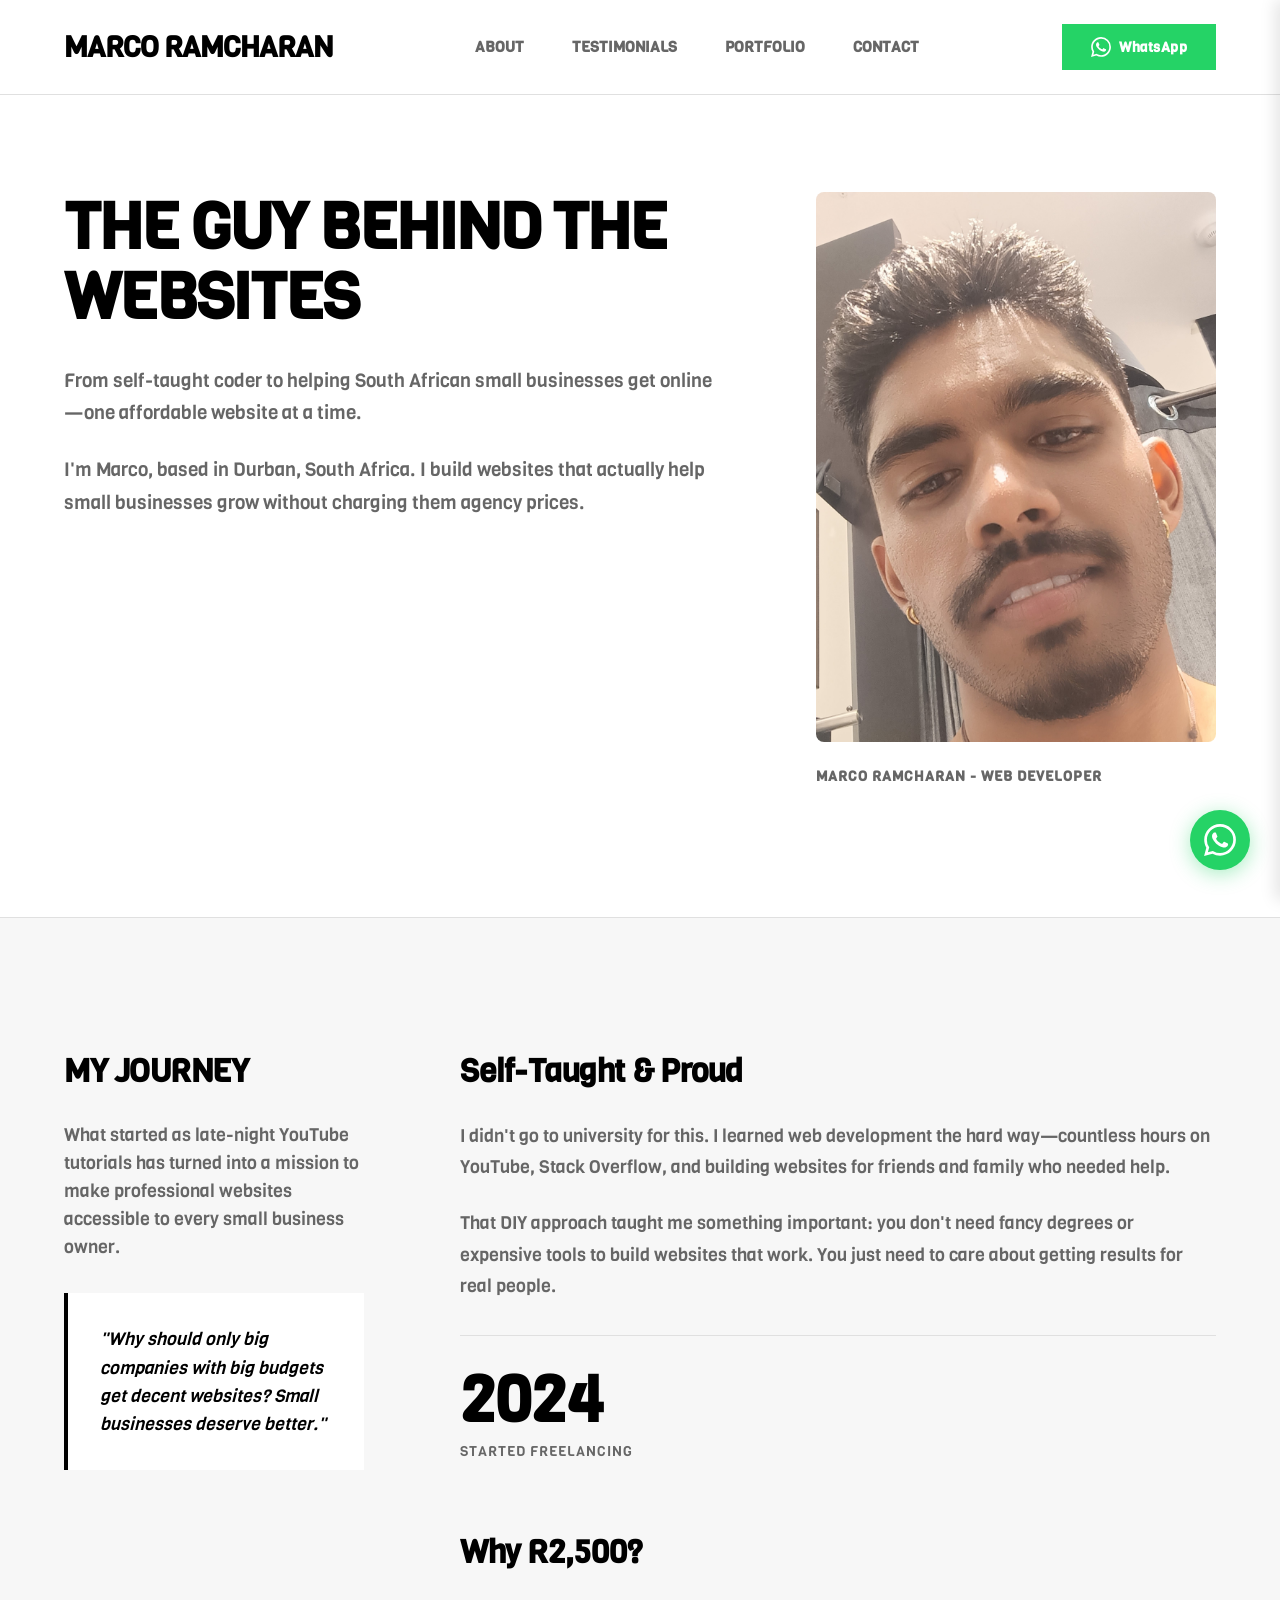
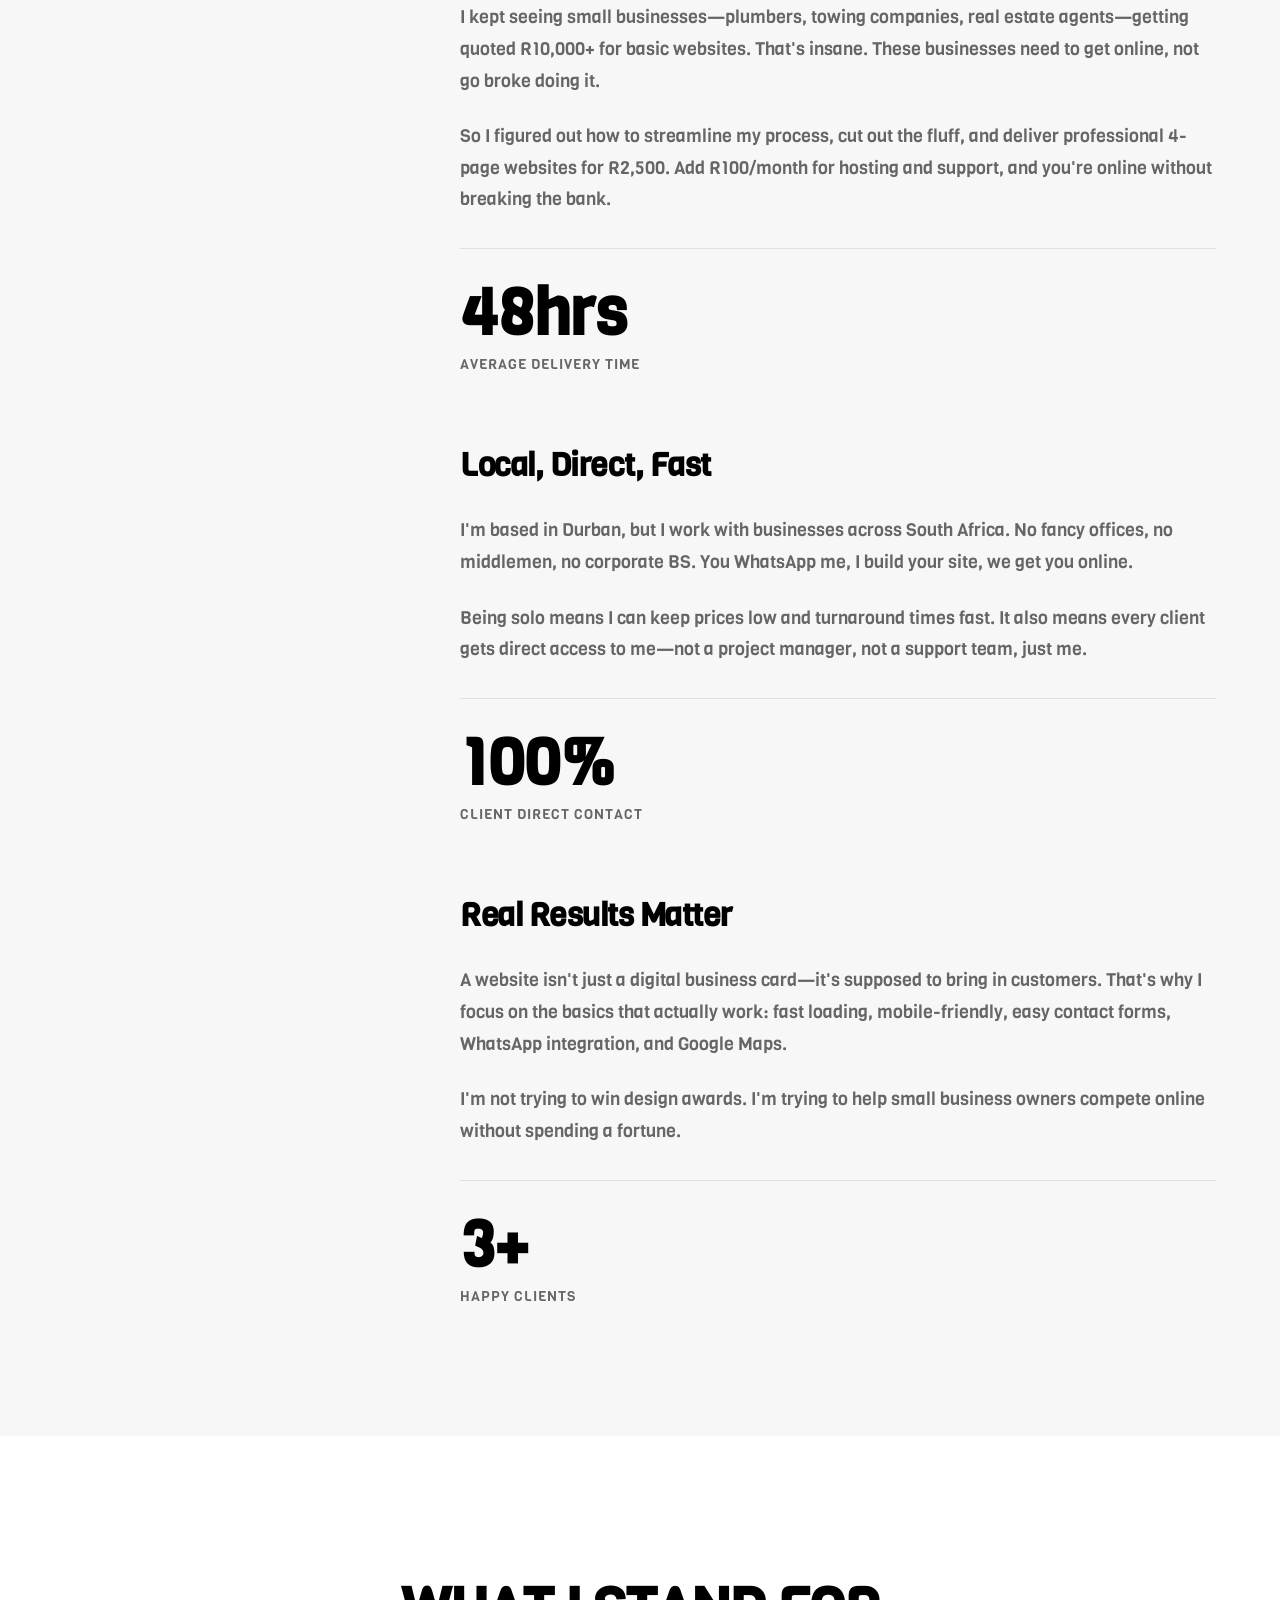
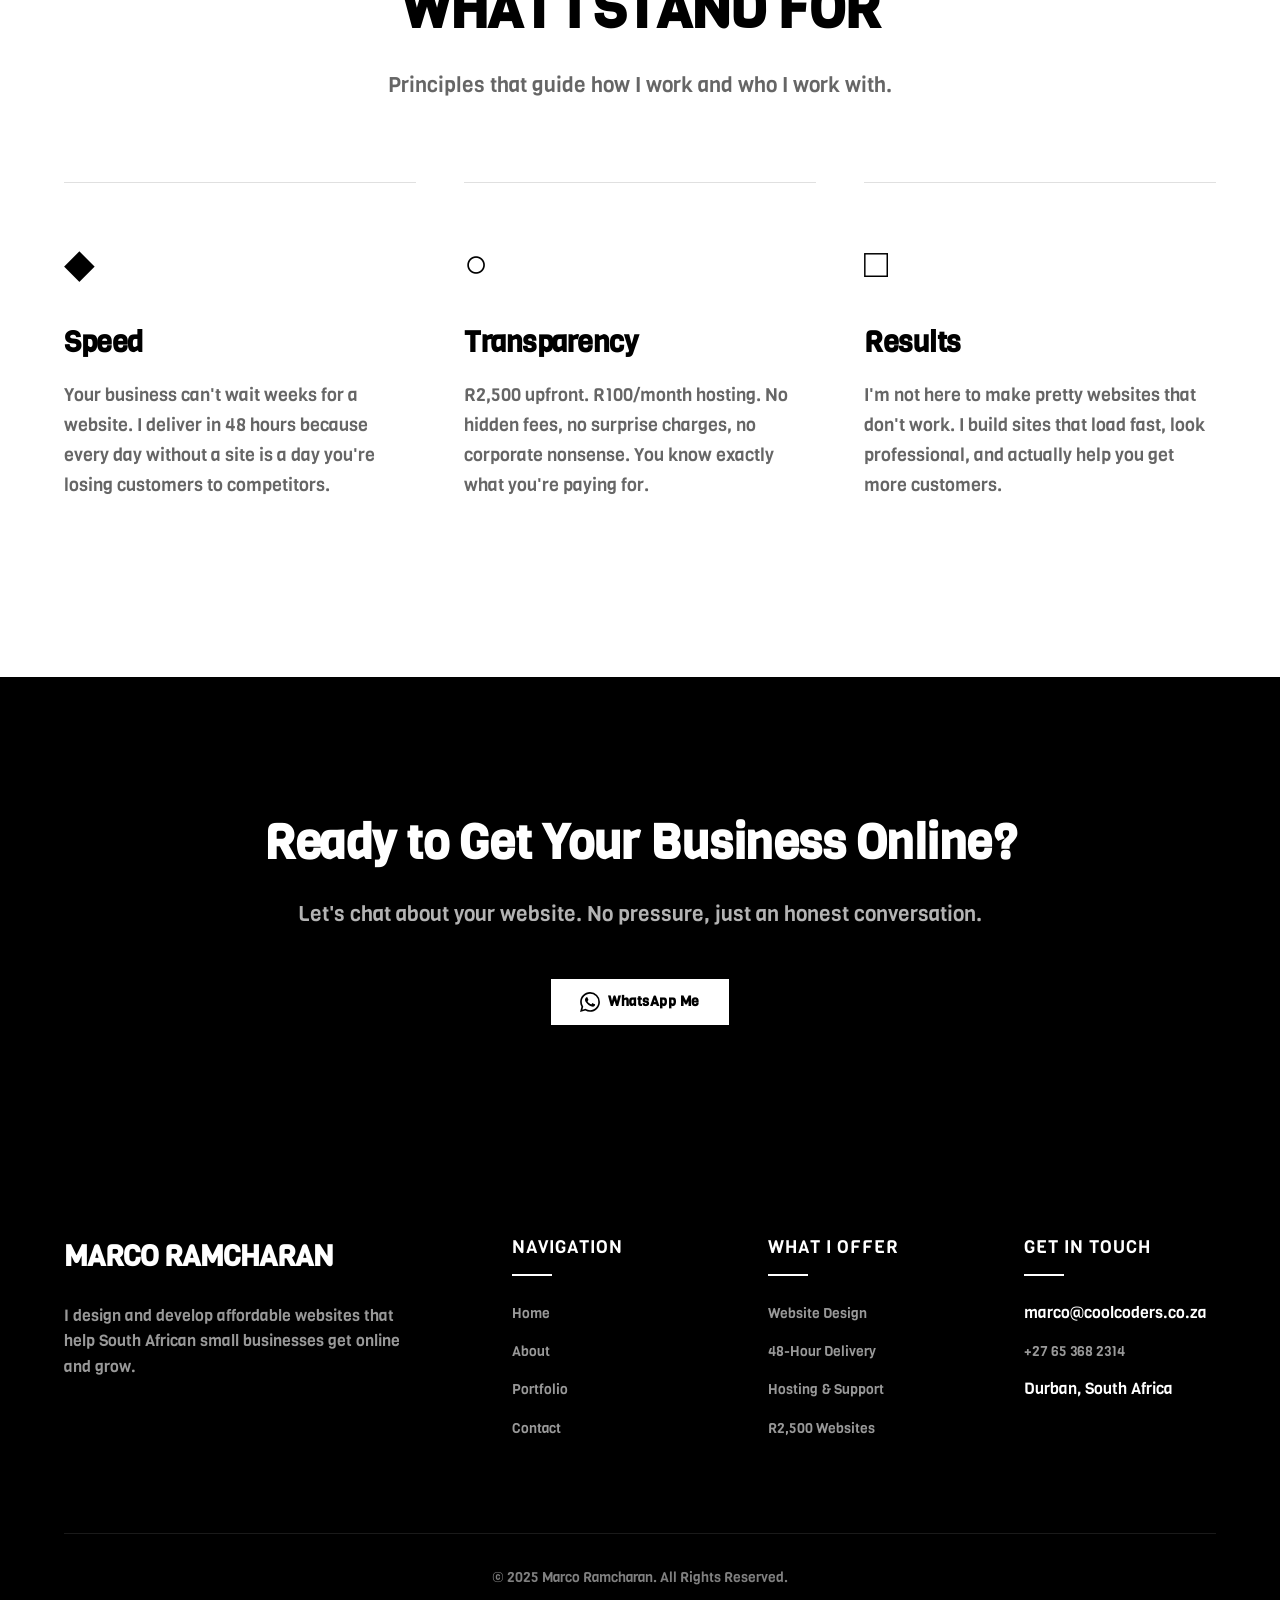
<file: about/index.html>
<!DOCTYPE html>
<html lang="en">
  <head>
    <link
      rel="stylesheet"
      href="https://cdnjs.cloudflare.com/ajax/libs/font-awesome/6.5.1/css/all.min.css"
    />
    <meta charset="UTF-8" />
    <meta name="viewport" content="width=device-width, initial-scale=1.0" />
    <!-- Title and Meta Tags -->
    <title>About Marco Ramcharan | Affordable Websites for SA Businesses</title>
    <meta
      name="description"
      content="Meet Marco Ramcharan - a self-taught web developer building affordable websites for South African small businesses. R2,500 websites + R100/month hosting."
    />
    <meta
      name="keywords"
      content="about Marco Ramcharan, web developer Durban, affordable websites South Africa"
    />

    <link rel="preconnect" href="https://fonts.googleapis.com" />
    <link rel="preconnect" href="https://fonts.gstatic.com" crossorigin />
    <link
      href="https://fonts.googleapis.com/css2?family=Bungee+Tint&family=Michroma&family=Tourney:ital,wght@0,100..900;1,100..900&family=Viga&display=swap"
      rel="stylesheet"
    />
    
    <style>
:root {
    --black: black;
    --dark-gray: black;
    --medium-gray: #666666;
    --light-gray: #e0e0e0;
    --off-white: #f7f7f7;
    --white: #ffffff;
    --whatsapp: #25D366;
    --accent: black;
}

.tourney-section {
    font-family: "Viga", sans-serif;
    font-optical-sizing: auto;
    font-weight: 400;
    font-style: normal;
    font-variation-settings: "wdth" 100;
}

* {
    margin: 0;
    padding: 0;
    box-sizing: border-box;
}

body {
    background-color: var(--white);
    color: var(--black);
    line-height: 1.6;
    font-weight: 400;
}

.container {
    width: 90%;
    max-width: 1300px;
    margin: 0 auto;
}

/* Typography */
h1, h2, h3, h4, h5, h6 {
    font-weight: 700;
    letter-spacing: -0.5px;
}

/* Header Styles */
header {
    padding: 1.5rem 0;
    background-color: var(--white);
    position: fixed;
    width: 100%;
    top: 0;
    z-index: 1000;
    border-bottom: 1px solid var(--light-gray);
}

nav {
    display: flex;
    justify-content: space-between;
    align-items: center;
}

.logo {
    font-size: 1.8rem;
    font-weight: 600;
    color: var(--black);
    text-decoration: none;
    letter-spacing: -1px;
}

.nav-links {
    display: flex;
    list-style: none;
    gap: 3rem;
}

.nav-links a {
    text-decoration: none;
    color: var(--medium-gray);
    font-weight: 600;
    font-size: 0.95rem;
    transition: color 0.2s;
}

.nav-links a:hover {
    color: var(--black);
}

.btn {
    display: inline-block;
    padding: 0.7rem 1.8rem;
    background-color: var(--black);
    color: var(--white);
    border: none;
    font-size: 0.9rem;
    letter-spacing: 0.5px;
    cursor: pointer;
    font-weight: 600;
    transition: all 0.3s;
    text-decoration: none;
}

.btn:hover {
    background-color: var(--dark-gray);
}

.btn-whatsapp {
    background-color: var(--whatsapp);
    display: inline-flex;
    align-items: center;
    gap: 8px;
}

.btn-whatsapp:hover {
    background-color: #1fa855;
}

/* Floating WhatsApp Button */
.whatsapp-float {
    position: fixed;
    bottom: 30px;
    right: 30px;
    width: 60px;
    height: 60px;
    background: var(--whatsapp);
    border-radius: 50%;
    display: flex;
    align-items: center;
    justify-content: center;
    box-shadow: 0 4px 20px rgba(37, 211, 102, 0.4);
    z-index: 1000;
    cursor: pointer;
    transition: transform 0.3s;
    animation: pulse 2s infinite;
    text-decoration: none;
}

.whatsapp-float:hover {
    transform: scale(1.1);
}

@keyframes pulse {
    0%, 100% {
        box-shadow: 0 4px 20px rgba(37, 211, 102, 0.4);
    }
    50% {
        box-shadow: 0 4px 30px rgba(37, 211, 102, 0.6);
    }
}

/* About Hero Section */
.about-hero {
    padding: 12rem 0 8rem;
    background-color: var(--white);
    border-bottom: 1px solid var(--light-gray);
}

.about-hero-content {
    display: grid;
    grid-template-columns: 1fr 400px;
    gap: 6rem;
    align-items: start;
}

.about-heading h1 {
    font-size: 4rem;
    line-height: 1.1;
    margin-bottom: 2rem;
    color: var(--black);
    text-transform: uppercase;
    letter-spacing: -2px;
}

.about-intro {
    font-size: 1.5rem;
    color: var(--medium-gray);
    margin-bottom: 2rem;
    font-weight: 500;
    line-height: 1.4;
}

.about-heading p {
    font-size: 1.2rem;
    color: var(--medium-gray);
    margin-bottom: 1.5rem;
    line-height: 1.7;
}

.about-image {
    position: relative;
}

.about-image img {
    width: 100%;
    height: auto;
    border-radius: 8px;
}

.about-image-caption {
    margin-top: 1rem;
    font-size: 0.9rem;
    color: var(--medium-gray);
    text-transform: uppercase;
    letter-spacing: 1px;
    font-weight: 600;
}

/* Story Section */
.story {
    padding: 8rem 0;
    background-color: var(--off-white);
}

.story-container {
    display: grid;
    grid-template-columns: 300px 1fr;
    gap: 6rem;
}

.story-sidebar {
    position: sticky;
    top: 8rem;
    height: fit-content;
}

.sidebar-heading {
    font-size: 2rem;
    margin-bottom: 1.5rem;
    color: var(--black);
    text-transform: uppercase;
}

.sidebar-text {
    font-size: 1.1rem;
    color: var(--medium-gray);
    margin-bottom: 2rem;
    line-height: 1.6;
}

.sidebar-quote {
    padding: 2rem;
    background-color: var(--white);
    border-left: 4px solid var(--black);
    font-style: italic;
    font-size: 1.1rem;
    line-height: 1.6;
    color: var(--black);
}

.story-content {
    display: flex;
    flex-direction: column;
    gap: 4rem;
}

.story-block h3 {
    font-size: 2rem;
    margin-bottom: 1.5rem;
    color: var(--black);
}

.story-block p {
    font-size: 1.1rem;
    color: var(--medium-gray);
    margin-bottom: 1.5rem;
    line-height: 1.8;
}

.story-stat {
    margin-top: 2rem;
    padding-top: 2rem;
    border-top: 1px solid var(--light-gray);
}

.stat-number {
    font-size: 4rem;
    font-weight: 800;
    color: var(--black);
    line-height: 1;
}

.stat-label {
    font-size: 0.9rem;
    color: var(--medium-gray);
    text-transform: uppercase;
    letter-spacing: 1px;
    margin-top: 0.5rem;
}

/* Values Section */
.values {
    padding: 8rem 0;
    background-color: var(--white);
}

.values-header {
    text-align: center;
    margin-bottom: 5rem;
}

.values-header h2 {
    font-size: 3.5rem;
    color: var(--black);
    margin-bottom: 1rem;
    text-transform: uppercase;
    letter-spacing: -1px;
}

.values-header p {
    font-size: 1.3rem;
    color: var(--medium-gray);
}

.values-grid {
    display: grid;
    grid-template-columns: repeat(3, 1fr);
    gap: 3rem;
}

.value-card {
    background-color: var(--white);
    padding: 3rem 0;
    border-top: 1px solid var(--light-gray);
}

.value-icon {
    font-size: 2.5rem;
    color: var(--black);
    margin-bottom: 1.5rem;
}

.value-title {
    font-size: 1.8rem;
    margin-bottom: 1rem;
    color: var(--black);
}

.value-desc {
    font-size: 1.1rem;
    color: var(--medium-gray);
    line-height: 1.7;
}

/* Contact CTA Section */
.contact-cta {
    padding: 8rem 0;
    background-color: var(--black);
    color: var(--white);
    text-align: center;
}

.contact-cta h2 {
    font-size: 3rem;
    margin-bottom: 1rem;
    color: var(--white);
}

.contact-cta p {
    font-size: 1.3rem;
    color: rgba(255, 255, 255, 0.7);
    margin-bottom: 3rem;
}

.contact-cta .btn {
    background-color: var(--white);
    color: var(--black);
}

.contact-cta .btn:hover {
    background-color: var(--whatsapp);
    color: var(--white);
}

/* Footer */
footer {
    background-color: var(--black);
    color: var(--white);
    padding: 5rem 0 2rem;
}

.footer-container {
    display: grid;
    grid-template-columns: 2fr 1fr 1fr 1fr;
    gap: 4rem;
}

.footer-logo {
    font-size: 1.8rem;
    font-weight: 600;
    color: var(--white);
    margin-bottom: 1.5rem;
    display: inline-block;
    text-decoration: none;
    letter-spacing: -1px;
}

.footer-about p {
    color: rgba(255, 255, 255, 0.6);
    margin-bottom: 1.5rem;
    max-width: 350px;
}

.footer-heading {
    font-size: 1.1rem;
    margin-bottom: 1.5rem;
    color: var(--white);
    font-weight: 500;
    text-transform: uppercase;
    letter-spacing: 1px;
    position: relative;
}

.footer-heading:after {
    content: "";
    display: block;
    width: 40px;
    height: 2px;
    background-color: var(--white);
    margin-top: 0.8rem;
}

.footer-links {
    list-style: none;
}

.footer-links li {
    margin-bottom: 0.8rem;
}

.footer-links a {
    color: rgba(255, 255, 255, 0.6);
    text-decoration: none;
    transition: color 0.2s;
    font-size: 0.9rem;
}

.footer-links a:hover {
    color: var(--white);
}

.social-links {
    display: flex;
    gap: 1rem;
    margin-top: 2rem;
}

.social-icon {
    width: 40px;
    height: 40px;
    border: 1px solid rgba(255, 255, 255, 0.3);
    display: flex;
    align-items: center;
    justify-content: center;
    transition: all 0.3s;
    color: rgba(255, 255, 255, 0.7);
    text-decoration: none;
}

.social-icon:hover {
    background-color: var(--white);
    color: var(--black);
}

.copyright {
    text-align: center;
    margin-top: 5rem;
    padding-top: 2rem;
    border-top: 1px solid rgba(255, 255, 255, 0.1);
    font-size: 0.9rem;
    color: rgba(255, 255, 255, 0.5);
}

/* Mobile Nav */
.mobile-nav-toggle {
    display: none;
    background: none;
    border: none;
    cursor: pointer;
    padding: 0;
    z-index: 100;
    position: relative;
}

.hamburger {
    display: flex;
    flex-direction: column;
    justify-content: space-between;
    width: 30px;
    height: 20px;
}

.hamburger span {
    display: block;
    height: 2px;
    width: 100%;
    background-color: var(--black);
    transition: all 0.3s ease-in-out;
}

.nav-active .hamburger span:nth-child(1) {
    transform: rotate(45deg) translate(5px, 6px);
}

.nav-active .hamburger span:nth-child(2) {
    opacity: 0;
}

.nav-active .hamburger span:nth-child(3) {
    transform: rotate(-45deg) translate(5px, -6px);
}

.mobile-nav {
    position: fixed;
    top: 0;
    right: -100%;
    width: 100%;
    height: 100%;
    background-color: var(--white);
    padding: 6rem 2rem 2rem;
    transition: right 0.3s ease-in-out;
    z-index: 1000;
    box-shadow: -5px 0 15px rgba(0, 0, 0, 0.1);
    overflow-y: auto;
}

.mobile-nav.active {
    right: 0;
}

.mobile-nav-header {
    position: absolute;
    top: 0;
    left: 0;
    width: 100%;
    padding: 1.5rem 2rem;
    display: flex;
    justify-content: space-between;
    align-items: center;
    border-bottom: 1px solid var(--light-gray);
    background-color: var(--white);
}

.mobile-nav-logo {
    font-size: 1.8rem;
    font-weight: 600;
    color: var(--black);
    text-decoration: none;
    letter-spacing: -1px;
}

.mobile-nav-close {
    background: none;
    border: none;
    cursor: pointer;
    padding: 0;
    width: 30px;
    height: 30px;
    position: relative;
}

.mobile-nav-close:before,
.mobile-nav-close:after {
    content: "";
    position: absolute;
    width: 100%;
    height: 2px;
    background-color: var(--black);
    top: 50%;
    left: 0;
}

.mobile-nav-close:before {
    transform: rotate(45deg);
}

.mobile-nav-close:after {
    transform: rotate(-45deg);
}

.mobile-nav-links {
    list-style: none;
    margin-bottom: 2rem;
    padding-top: 1rem;
}

.mobile-nav-links li {
    margin-bottom: 0;
}

.mobile-nav-links li:nth-child(odd) a {
    background-color: var(--off-white);
    color: var(--black);
}

.mobile-nav-links li:nth-child(even) a {
    background-color: var(--white);
    color: var(--medium-gray);
}

.mobile-nav-links a {
    text-decoration: none;
    font-weight: 600;
    font-size: 1.5rem;
    display: block;
    padding: 1.2rem 2rem;
    border-bottom: 1px solid var(--light-gray);
    transition: all 0.3s;
    text-transform: uppercase;
    letter-spacing: 1px;
}

.mobile-nav-links a:hover {
    padding-left: 2.5rem;
    color: var(--black);
}

.mobile-nav .btn {
    display: block;
    width: 100%;
    text-align: center;
    margin-top: 2rem;
    padding: 1rem;
    font-size: 1.1rem;
}

.overlay {
    position: fixed;
    top: 0;
    left: 0;
    width: 100%;
    height: 100%;
    background-color: rgba(0, 0, 0, 0.5);
    z-index: 999;
    opacity: 0;
    visibility: hidden;
    transition: all 0.3s ease-in-out;
}

.overlay.active {
    opacity: 1;
    visibility: visible;
}

body.no-scroll {
    overflow: hidden;
}

/* Responsive */
@media (max-width: 990px) {
    .about-hero-content {
        grid-template-columns: 1fr;
        gap: 3rem;
    }

    .about-image {
        max-width: 400px;
        margin: 0 auto;
    }

    .story-container {
        grid-template-columns: 1fr;
        gap: 3rem;
    }

    .story-sidebar {
        position: static;
    }

    .values-grid {
        grid-template-columns: 1fr;
    }

    .footer-container {
        grid-template-columns: 1fr 1fr;
        gap: 3rem;
    }
}

@media (max-width: 768px) {
    .mobile-nav-toggle {
        display: block;
    }
    
    .nav-links, 
    header .btn {
        display: none;
    }
    
    nav {
        justify-content: space-between;
    }
    
    header {
        padding: 1rem 0;
    }

    .about-hero {
        padding: 8rem 0 4rem;
    }

    .about-heading h1 {
        font-size: 2.5rem;
    }

    .about-intro {
        font-size: 1.2rem;
    }

    .story,
    .values,
    .contact-cta {
        padding: 4rem 0;
    }

    .values-header h2 {
        font-size: 2.5rem;
    }

    .contact-cta h2 {
        font-size: 2rem;
    }

    .footer-container {
        grid-template-columns: 1fr;
        gap: 3rem;
    }
}

@media (max-width: 480px) {
    .about-heading h1 {
        font-size: 2rem;
    }

    .stat-number {
        font-size: 3rem;
    }
}
    </style>
  </head>
  <body class="tourney-section">
    <!-- Header -->
    <header>
      <div class="container">
        <nav>
          <a href="/" class="logo">MARCO RAMCHARAN</a>
          <ul class="nav-links">
          <li><a href="/about">ABOUT</a></li>
          <li><a href="/testimonials">TESTIMONIALS</a></li>
          <li><a href="/portfolio">PORTFOLIO</a></li>
          <li><a href="/contact/">CONTACT</a></li>
          </ul>
          <a href="https://wa.me/27653682314" class="btn btn-whatsapp">
            <svg width="20" height="20" viewBox="0 0 24 24" fill="currentColor">
              <path d="M17.472 14.382c-.297-.149-1.758-.867-2.03-.967-.273-.099-.471-.148-.67.15-.197.297-.767.966-.94 1.164-.173.199-.347.223-.644.075-.297-.15-1.255-.463-2.39-1.475-.883-.788-1.48-1.761-1.653-2.059-.173-.297-.018-.458.13-.606.134-.133.298-.347.446-.52.149-.174.198-.298.298-.497.099-.198.05-.371-.025-.52-.075-.149-.669-1.612-.916-2.207-.242-.579-.487-.5-.669-.51-.173-.008-.371-.01-.57-.01-.198 0-.52.074-.792.372-.272.297-1.04 1.016-1.04 2.479 0 1.462 1.065 2.875 1.213 3.074.149.198 2.096 3.2 5.077 4.487.709.306 1.262.489 1.694.625.712.227 1.36.195 1.871.118.571-.085 1.758-.719 2.006-1.413.248-.694.248-1.289.173-1.413-.074-.124-.272-.198-.57-.347m-5.421 7.403h-.004a9.87 9.87 0 01-5.031-1.378l-.361-.214-3.741.982.998-3.648-.235-.374a9.86 9.86 0 01-1.51-5.26c.001-5.45 4.436-9.884 9.888-9.884 2.64 0 5.122 1.03 6.988 2.898a9.825 9.825 0 012.893 6.994c-.003 5.45-4.437 9.884-9.885 9.884m8.413-18.297A11.815 11.815 0 0012.05 0C5.495 0 .16 5.335.157 11.892c0 2.096.547 4.142 1.588 5.945L.057 24l6.305-1.654a11.882 11.882 0 005.683 1.448h.005c6.554 0 11.89-5.335 11.893-11.893a11.821 11.821 0 00-3.48-8.413z"/>
            </svg>
            WhatsApp
          </a>
          <button class="mobile-nav-toggle" aria-label="Toggle navigation">
            <div class="hamburger">
              <span></span>
              <span></span>
              <span></span>
            </div>
          </button>
        </nav>
      </div>
      <div class="mobile-nav">
        <div class="mobile-nav-header">
          <span class="mobile-nav-logo">MARCO RAMCHARAN</span>
          <button class="mobile-nav-close" aria-label="Close navigation"></button>
        </div>
        <ul class="mobile-nav-links">
          <li><a href="/about">ABOUT</a></li>
          <li><a href="/testimonials">TESTIMONIALS</a></li>
          <li><a href="/portfolio">PORTFOLIO</a></li>
          <li><a href="/contact/">CONTACT</a></li>
        </ul>
        <a href="https://wa.me/27653682314" class="btn btn-whatsapp">
          <svg width="20" height="20" viewBox="0 0 24 24" fill="currentColor">
            <path d="M17.472 14.382c-.297-.149-1.758-.867-2.03-.967-.273-.099-.471-.148-.67.15-.197.297-.767.966-.94 1.164-.173.199-.347.223-.644.075-.297-.15-1.255-.463-2.39-1.475-.883-.788-1.48-1.761-1.653-2.059-.173-.297-.018-.458.13-.606.134-.133.298-.347.446-.52.149-.174.198-.298.298-.497.099-.198.05-.371-.025-.52-.075-.149-.669-1.612-.916-2.207-.242-.579-.487-.5-.669-.51-.173-.008-.371-.01-.57-.01-.198 0-.52.074-.792.372-.272.297-1.04 1.016-1.04 2.479 0 1.462 1.065 2.875 1.213 3.074.149.198 2.096 3.2 5.077 4.487.709.306 1.262.489 1.694.625.712.227 1.36.195 1.871.118.571-.085 1.758-.719 2.006-1.413.248-.694.248-1.289.173-1.413-.074-.124-.272-.198-.57-.347m-5.421 7.403h-.004a9.87 9.87 0 01-5.031-1.378l-.361-.214-3.741.982.998-3.648-.235-.374a9.86 9.86 0 01-1.51-5.26c.001-5.45 4.436-9.884 9.888-9.884 2.64 0 5.122 1.03 6.988 2.898a9.825 9.825 0 012.893 6.994c-.003 5.45-4.437 9.884-9.885 9.884m8.413-18.297A11.815 11.815 0 0012.05 0C5.495 0 .16 5.335.157 11.892c0 2.096.547 4.142 1.588 5.945L.057 24l6.305-1.654a11.882 11.882 0 005.683 1.448h.005c6.554 0 11.89-5.335 11.893-11.893a11.821 11.821 0 00-3.48-8.413z"/>
          </svg>
          WhatsApp Me
        </a>
      </div>
      <div class="overlay"></div>
    </header>

    <!-- About Hero Section -->
    <section class="about-hero">
      <div class="container">
        <div class="about-hero-content">
          <div class="about-heading">
            <h1>The Guy Behind The Websites</h1>
            <p class="about-intro">
              From self-taught coder to helping South African small businesses get online—one affordable website at a time.
            </p>
            <p>
              I'm Marco, based in Durban, South Africa. I build websites that actually help small businesses grow without charging them agency prices.
            </p>
          </div>
          <div class="about-image">
            <img src="/images/marconew.jpg" alt="">
            <div class="about-image-caption">
              Marco Ramcharan - Web Developer
            </div>
          </div>
        </div>
      </div>
    </section>

    <!-- Story Section -->
    <section class="story">
      <div class="container">
        <div class="story-container">
          <div class="story-sidebar">
            <h2 class="sidebar-heading">My Journey</h2>
            <p class="sidebar-text">
              What started as late-night YouTube tutorials has turned into a mission to make professional websites accessible to every small business owner.
            </p>
            <div class="sidebar-quote">
              "Why should only big companies with big budgets get decent websites? Small businesses deserve better."
            </div>
          </div>
          <div class="story-content">
            <div class="story-block">
              <h3>Self-Taught & Proud</h3>
              <p>
                I didn't go to university for this. I learned web development the hard way—countless hours on YouTube, Stack Overflow, and building websites for friends and family who needed help.
              </p>
              <p>
                That DIY approach taught me something important: you don't need fancy degrees or expensive tools to build websites that work. You just need to care about getting results for real people.
              </p>
              <div class="story-stat">
                <div class="stat-number">2024</div>
                <div class="stat-label">Started Freelancing</div>
              </div>
            </div>
            <div class="story-block">
              <h3>Why R2,500?</h3>
              <p>
                I kept seeing small businesses—plumbers, towing companies, real estate agents—getting quoted R10,000+ for basic websites. That's insane. These businesses need to get online, not go broke doing it.
              </p>
              <p>
                So I figured out how to streamline my process, cut out the fluff, and deliver professional 4-page websites for R2,500. Add R100/month for hosting and support, and you're online without breaking the bank.
              </p>
              <div class="story-stat">
                <div class="stat-number">48hrs</div>
                <div class="stat-label">Average Delivery Time</div>
              </div>
            </div>
            <div class="story-block">
              <h3>Local, Direct, Fast</h3>
              <p>
                I'm based in Durban, but I work with businesses across South Africa. No fancy offices, no middlemen, no corporate BS. You WhatsApp me, I build your site, we get you online.
              </p>
              <p>
                Being solo means I can keep prices low and turnaround times fast. It also means every client gets direct access to me—not a project manager, not a support team, just me.
              </p>
              <div class="story-stat">
                <div class="stat-number">100%</div>
                <div class="stat-label">Client Direct Contact</div>
              </div>
            </div>
            <div class="story-block">
              <h3>Real Results Matter</h3>
              <p>
                A website isn't just a digital business card—it's supposed to bring in customers. That's why I focus on the basics that actually work: fast loading, mobile-friendly, easy contact forms, WhatsApp integration, and Google Maps.
              </p>
              <p>
                I'm not trying to win design awards. I'm trying to help small business owners compete online without spending a fortune.
              </p>
              <div class="story-stat">
                <div class="stat-number">3+</div>
                <div class="stat-label">Happy Clients</div>
              </div>
            </div>
          </div>
        </div>
      </div>
    </section>

    <!-- Values Section -->
    <section class="values">
      <div class="container">
        <div class="values-header">
          <h2>What I Stand For</h2>
          <p>Principles that guide how I work and who I work with.</p>
        </div>
        <div class="values-grid">
          <div class="value-card">
            <div class="value-icon">◆</div>
            <h3 class="value-title">Speed</h3>
            <p class="value-desc">
              Your business can't wait weeks for a website. I deliver in 48 hours because every day without a site is a day you're losing customers to competitors.
            </p>
          </div>
          <div class="value-card">
            <div class="value-icon">○</div>
            <h3 class="value-title">Transparency</h3>
            <p class="value-desc">
              R2,500 upfront. R100/month hosting. No hidden fees, no surprise charges, no corporate nonsense. You know exactly what you're paying for.
            </p>
          </div>
          <div class="value-card">
            <div class="value-icon">□</div>
            <h3 class="value-title">Results</h3>
            <p class="value-desc">
              I'm not here to make pretty websites that don't work. I build sites that load fast, look professional, and actually help you get more customers.
            </p>
          </div>
        </div>
      </div>
    </section>

    <!-- Contact CTA Section -->
    <section class="contact-cta">
      <div class="container">
        <h2>Ready to Get Your Business Online?</h2>
        <p>Let's chat about your website. No pressure, just an honest conversation.</p>
        <a href="https://wa.me/27653682314" class="btn btn-whatsapp">
          <svg width="20" height="20" viewBox="0 0 24 24" fill="currentColor">
            <path d="M17.472 14.382c-.297-.149-1.758-.867-2.03-.967-.273-.099-.471-.148-.67.15-.197.297-.767.966-.94 1.164-.173.199-.347.223-.644.075-.297-.15-1.255-.463-2.39-1.475-.883-.788-1.48-1.761-1.653-2.059-.173-.297-.018-.458.13-.606.134-.133.298-.347.446-.52.149-.174.198-.298.298-.497.099-.198.05-.371-.025-.52-.075-.149-.669-1.612-.916-2.207-.242-.579-.487-.5-.669-.51-.173-.008-.371-.01-.57-.01-.198 0-.52.074-.792.372-.272.297-1.04 1.016-1.04 2.479 0 1.462 1.065 2.875 1.213 3.074.149.198 2.096 3.2 5.077 4.487.709.306 1.262.489 1.694.625.712.227 1.36.195 1.871.118.571-.085 1.758-.719 2.006-1.413.248-.694.248-1.289.173-1.413-.074-.124-.272-.198-.57-.347m-5.421 7.403h-.004a9.87 9.87 0 01-5.031-1.378l-.361-.214-3.741.982.998-3.648-.235-.374a9.86 9.86 0 01-1.51-5.26c.001-5.45 4.436-9.884 9.888-9.884 2.64 0 5.122 1.03 6.988 2.898a9.825 9.825 0 012.893 6.994c-.003 5.45-4.437 9.884-9.885 9.884m8.413-18.297A11.815 11.815 0 0012.05 0C5.495 0 .16 5.335.157 11.892c0 2.096.547 4.142 1.588 5.945L.057 24l6.305-1.654a11.882 11.882 0 005.683 1.448h.005c6.554 0 11.89-5.335 11.893-11.893a11.821 11.821 0 00-3.48-8.413z"/>
          </svg>
          WhatsApp Me
        </a>
      </div>
    </section>

    <!-- Footer -->
    <footer>
      <div class="container">
        <div class="footer-container">
          <div class="footer-about">
            <span class="footer-logo">MARCO RAMCHARAN</span>
            <p>
              I design and develop affordable websites that help South African small businesses get online and grow.
            </p>
          </div>
          <div class="footer-nav">
            <h4 class="footer-heading">Navigation</h4>
            <ul class="footer-links">
              <li><a href="/">Home</a></li>
              <li><a href="/about">About</a></li>
              <li><a href="/portfolio">Portfolio</a></li>
              <li><a href="/contact">Contact</a></li>
            </ul>
          </div>
          <div class="footer-services">
            <h4 class="footer-heading">What I Offer</h4>
            <ul class="footer-links">
              <li><a href="/">Website Design</a></li>
              <li><a href="/">48-Hour Delivery</a></li>
              <li><a href="/">Hosting & Support</a></li>
              <li><a href="/">R2,500 Websites</a></li>
            </ul>
          </div>
          <div class="footer-contact">
            <h4 class="footer-heading">Get in Touch</h4>
            <ul class="footer-links">
              <li>marco@coolcoders.co.za</li>
              <li><a href="https://wa.me/27653682314">+27 65 368 2314</a></li>
              <li>Durban, South Africa</li>
            </ul>
          </div>
        </div>
        <div class="copyright">
          &copy; 2025 Marco Ramcharan. All Rights Reserved.
        </div>
      </div>
    </footer>

    <!-- Floating WhatsApp Button -->
    <a href="https://wa.me/27653682314" class="whatsapp-float" aria-label="Contact on WhatsApp">
      <svg width="32" height="32" viewBox="0 0 24 24" fill="white">
        <path d="M17.472 14.382c-.297-.149-1.758-.867-2.03-.967-.273-.099-.471-.148-.67.15-.197.297-.767.966-.94 1.164-.173.199-.347.223-.644.075-.297-.15-1.255-.463-2.39-1.475-.883-.788-1.48-1.761-1.653-2.059-.173-.297-.018-.458.13-.606.134-.133.298-.347.446-.52.149-.174.198-.298.298-.497.099-.198.05-.371-.025-.52-.075-.149-.669-1.612-.916-2.207-.242-.579-.487-.5-.669-.51-.173-.008-.371-.01-.57-.01-.198 0-.52.074-.792.372-.272.297-1.04 1.016-1.04 2.479 0 1.462 1.065 2.875 1.213 3.074.149.198 2.096 3.2 5.077 4.487.709.306 1.262.489 1.694.625.712.227 1.36.195 1.871.118.571-.085 1.758-.719 2.006-1.413.248-.694.248-1.289.173-1.413-.074-.124-.272-.198-.57-.347m-5.421 7.403h-.004a9.87 9.87 0 01-5.031-1.378l-.361-.214-3.741.982.998-3.648-.235-.374a9.86 9.86 0 01-1.51-5.26c.001-5.45 4.436-9.884 9.888-9.884 2.64 0 5.122 1.03 6.988 2.898a9.825 9.825 0 012.893 6.994c-.003 5.45-4.437 9.884-9.885 9.884m8.413-18.297A11.815 11.815 0 0012.05 0C5.495 0 .16 5.335.157 11.892c0 2.096.547 4.142 1.588 5.945L.057 24l6.305-1.654a11.882 11.882 0 005.683 1.448h.005c6.554 0 11.89-5.335 11.893-11.893a11.821 11.821 0 00-3.48-8.413z"/>
      </svg>
    </a>

    <script>
      // Mobile Navigation
      const mobileNavToggle = document.querySelector('.mobile-nav-toggle');
      const mobileNav = document.querySelector('.mobile-nav');
      const mobileNavClose = document.querySelector('.mobile-nav-close');
      const overlay = document.querySelector('.overlay');
      const body = document.body;

      function openMobileNav() {
        mobileNav.classList.add('active');
        overlay.classList.add('active');
        body.classList.add('no-scroll');
        mobileNavToggle.classList.add('nav-active');
      }

      function closeMobileNav() {
        mobileNav.classList.remove('active');
        overlay.classList.remove('active');
        body.classList.remove('no-scroll');
        mobileNavToggle.classList.remove('nav-active');
      }

      mobileNavToggle.addEventListener('click', openMobileNav);
      mobileNavClose.addEventListener('click', closeMobileNav);
      overlay.addEventListener('click', closeMobileNav);

      // Close mobile nav when clicking on a link
      const mobileNavLinks = document.querySelectorAll('.mobile-nav-links a');
      mobileNavLinks.forEach(link => {
        link.addEventListener('click', closeMobileNav);
      });
    </script>
  </body>
</html>
</file>
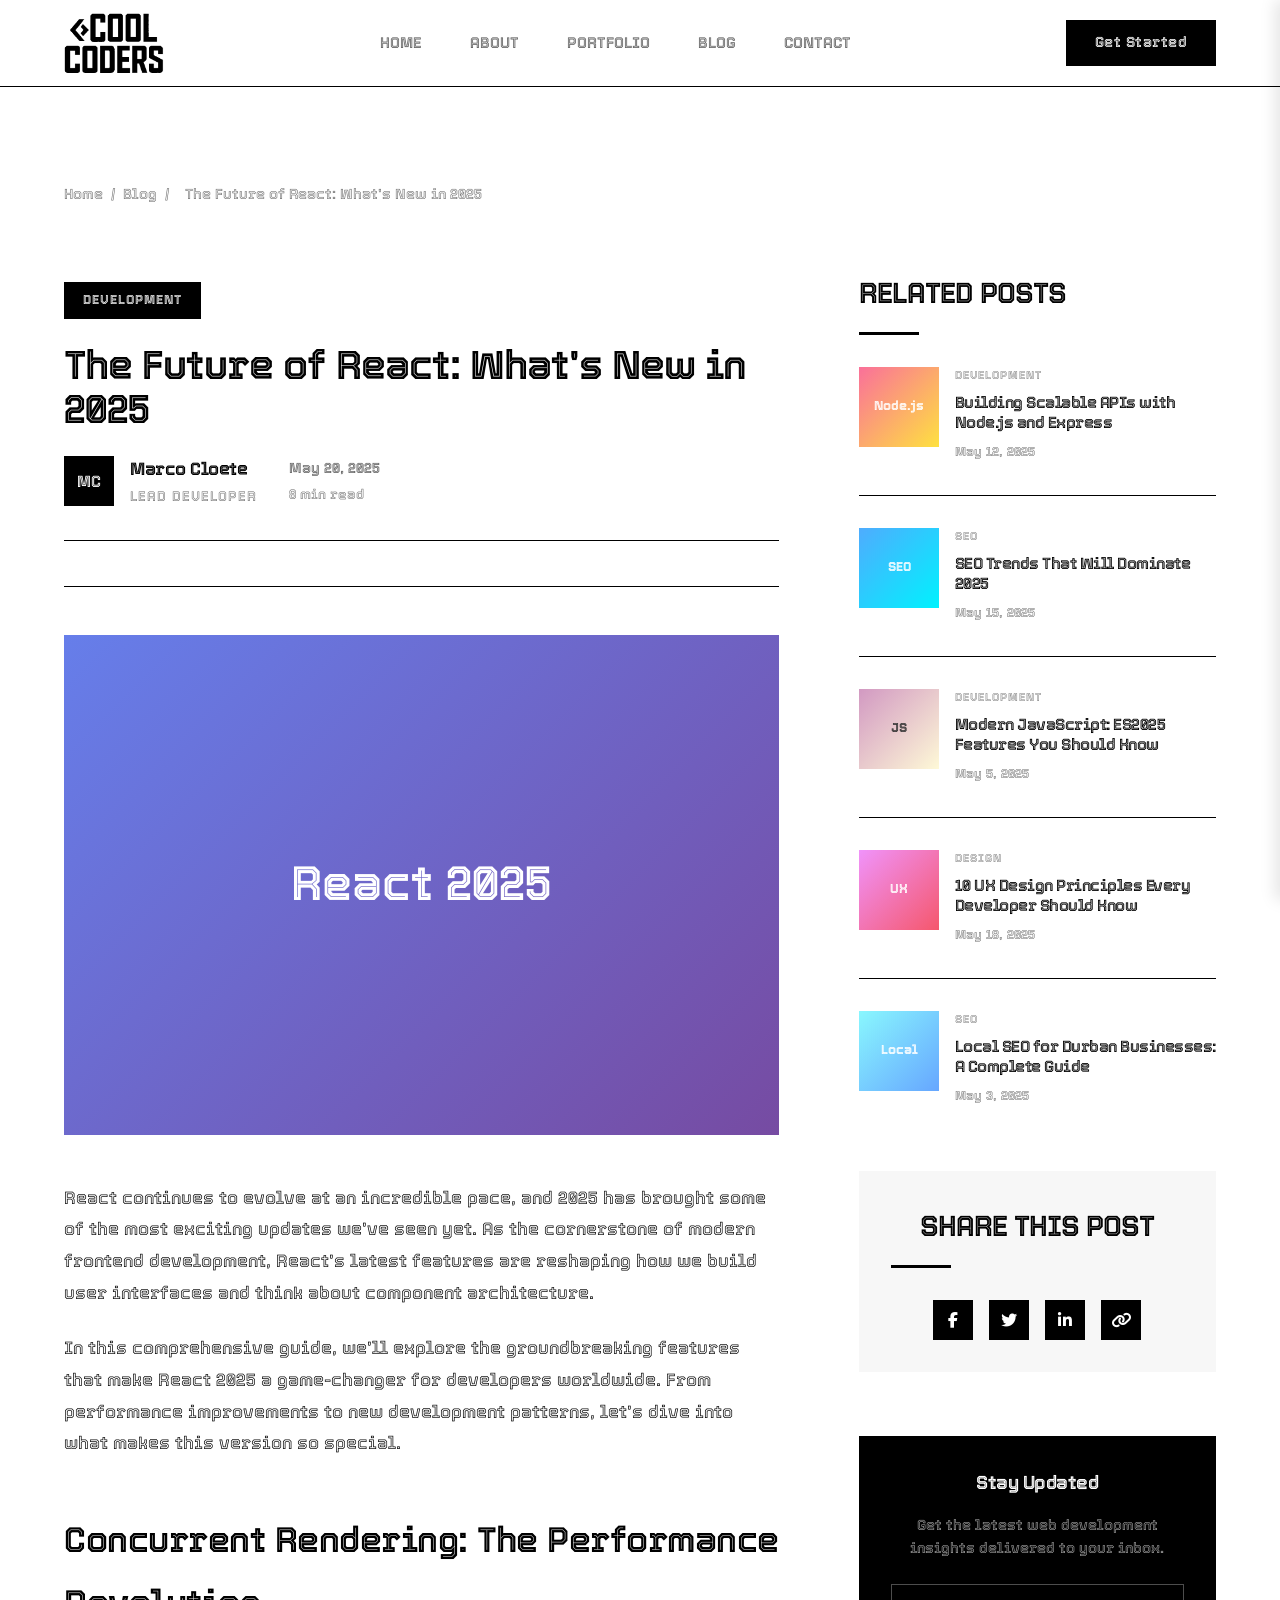
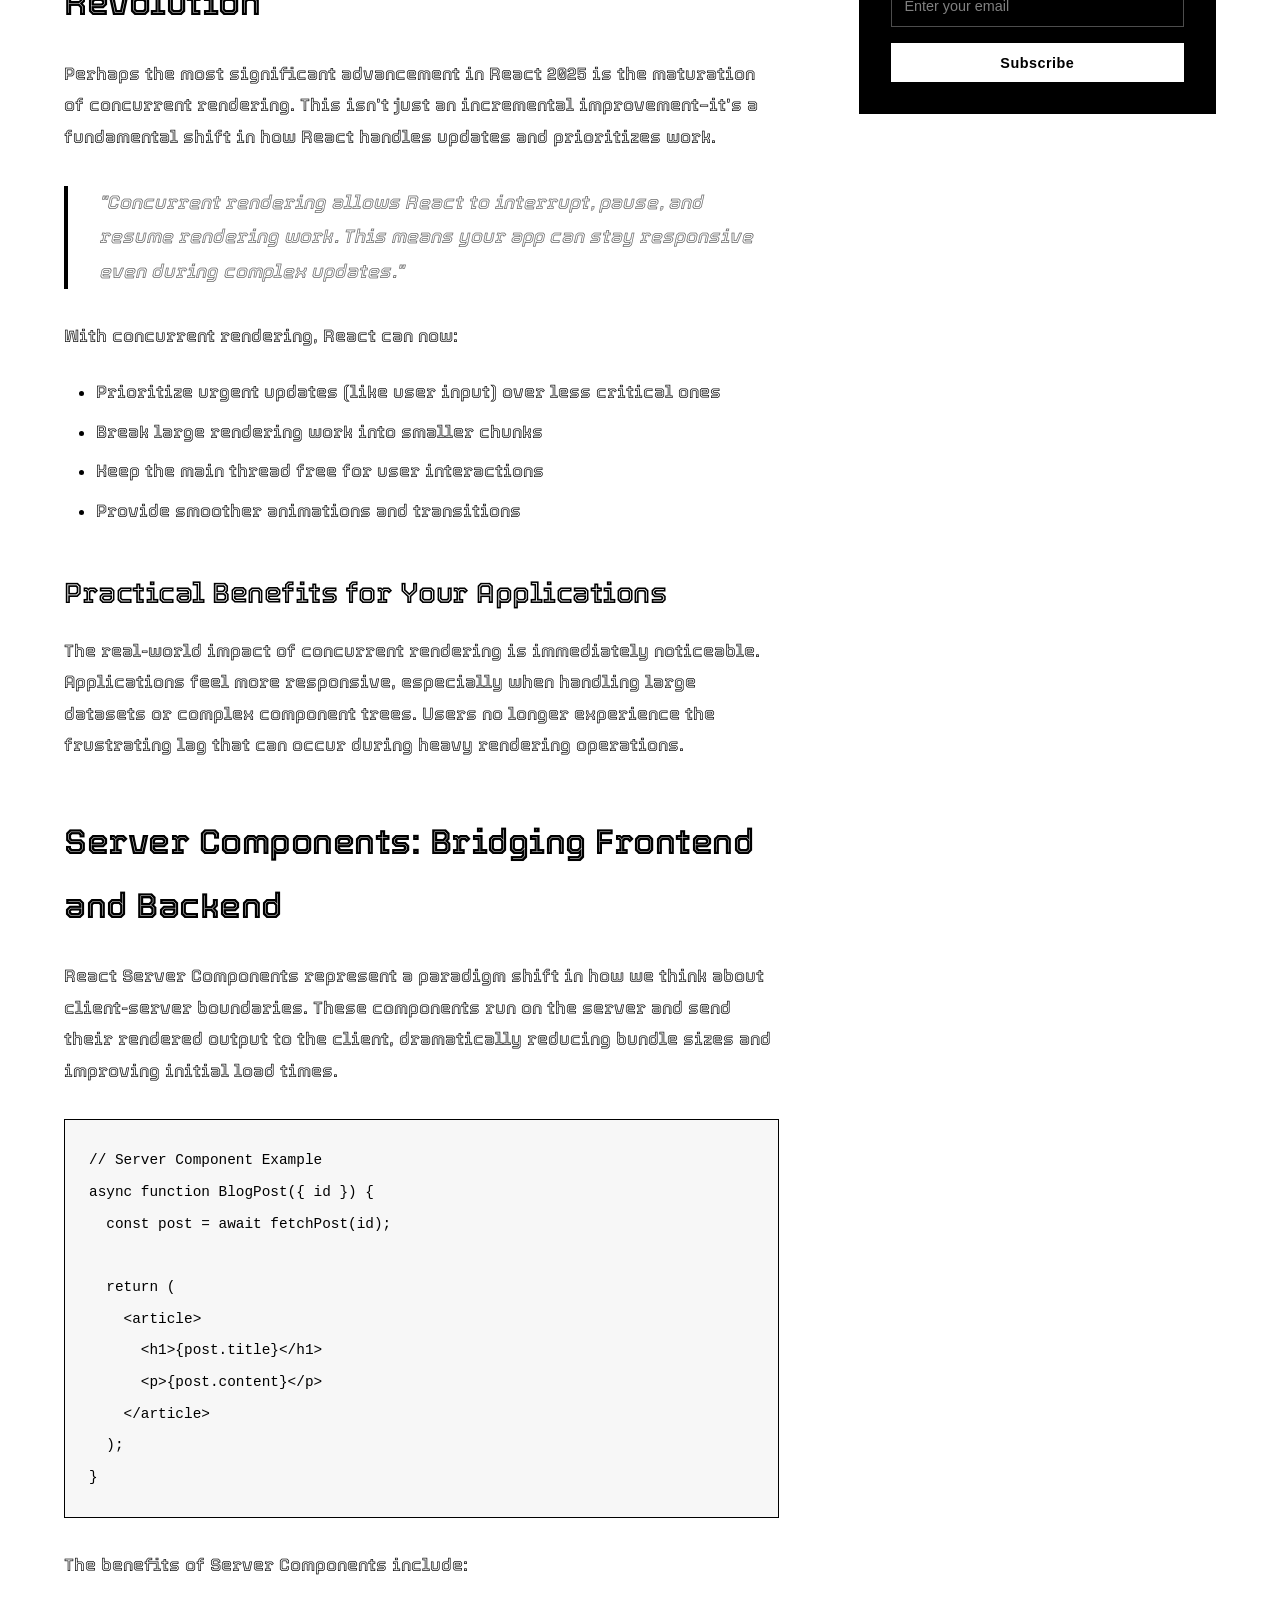
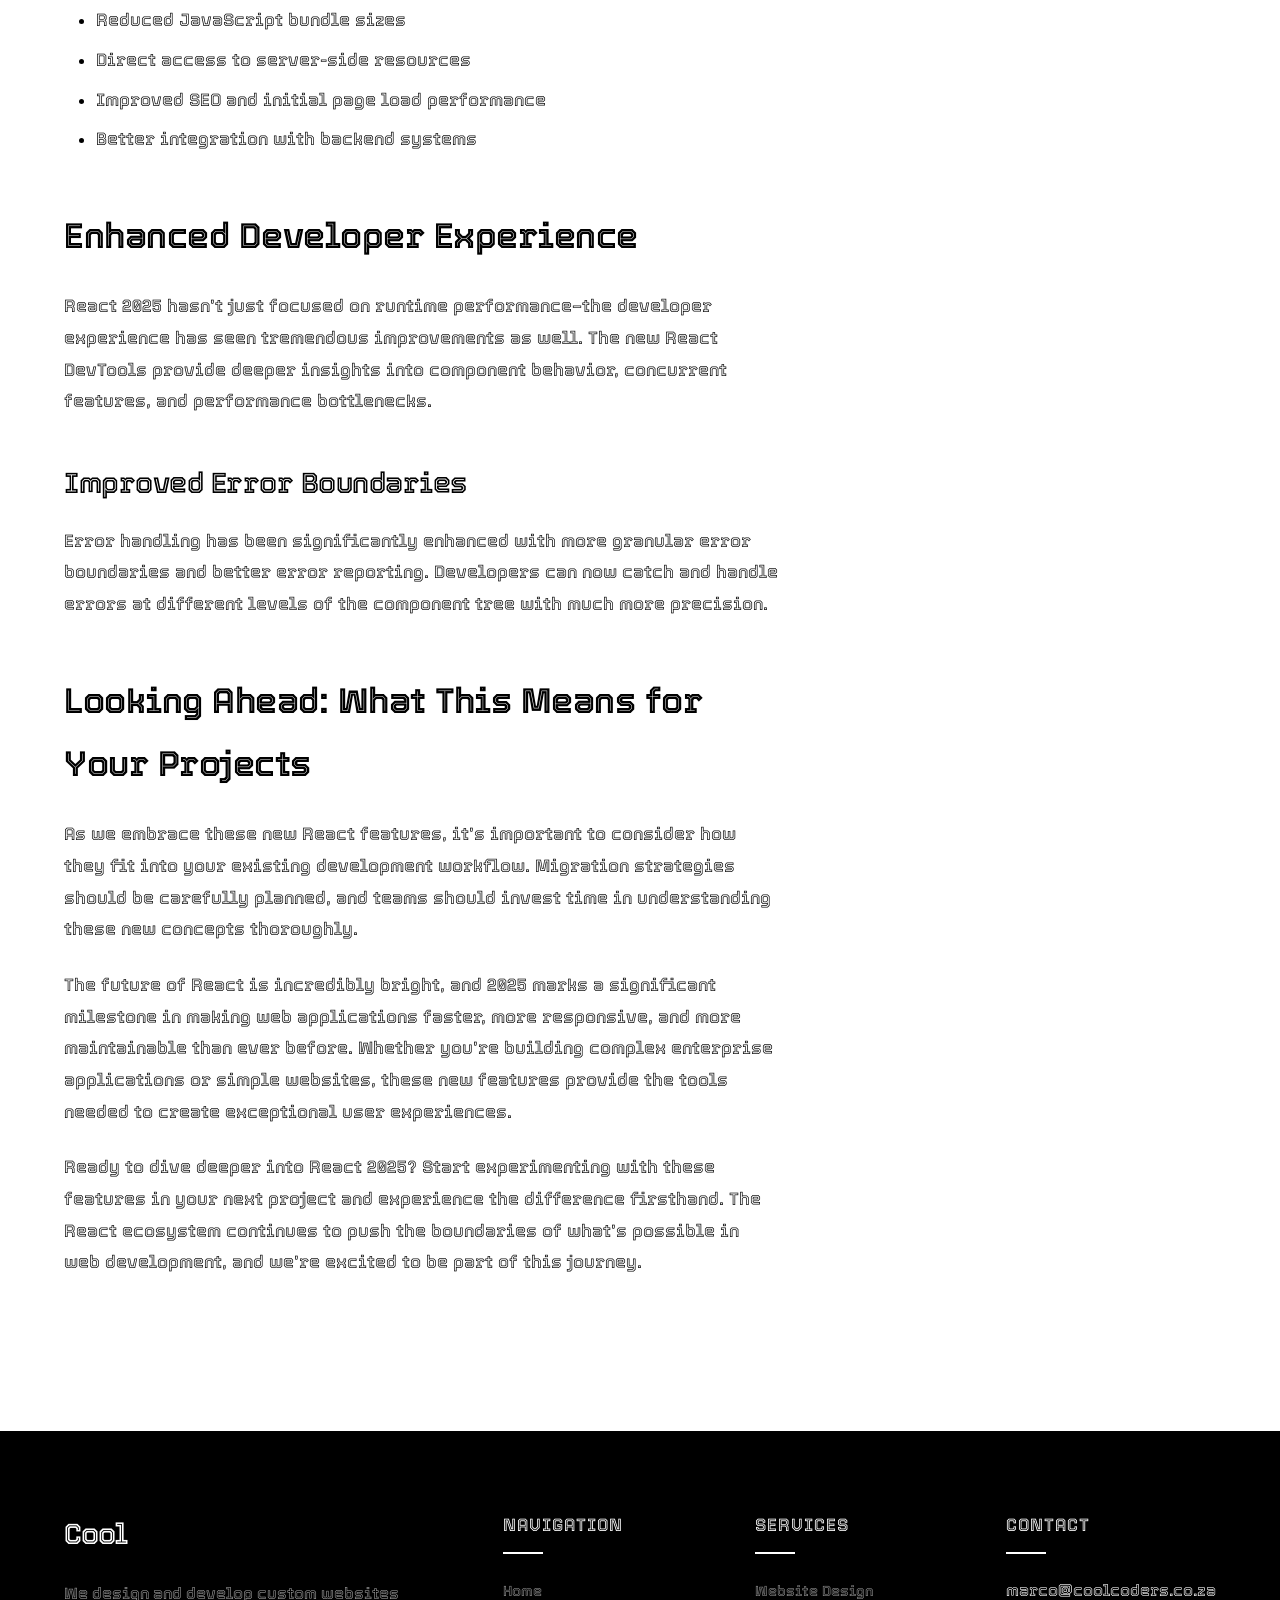
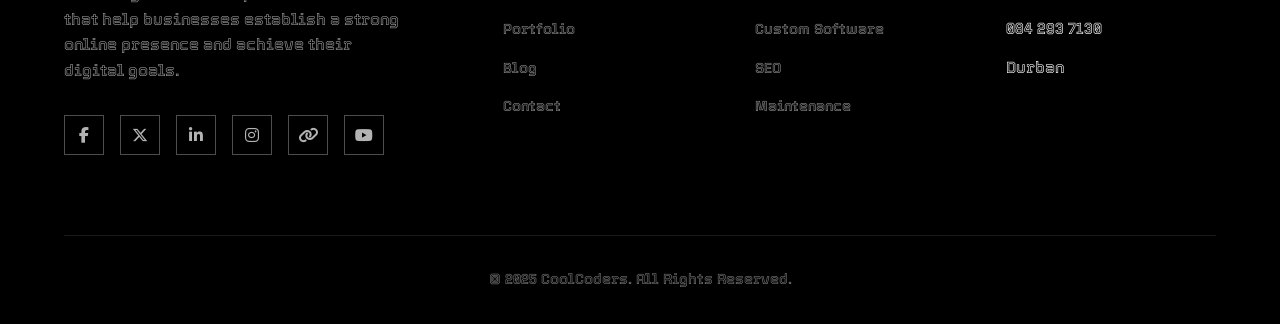
<file: blog/index.html>
<!DOCTYPE html>
<html lang="en">
  <head>
    <link
      rel="stylesheet"
      href="https://cdnjs.cloudflare.com/ajax/libs/font-awesome/6.5.1/css/all.min.css"
    />
    <meta charset="UTF-8" />
    <meta name="viewport" content="width=device-width, initial-scale=1.0" />

    <!-- Title and Meta Tags -->
    <title>The Future of React: What's New in 2025 | Coolcoders Blog</title>
    <meta
      name="description"
      content="Explore the latest React features, performance improvements, and development patterns that are shaping modern web applications in 2025."
    />
    <meta
      name="keywords"
      content="React 2025, web development, JavaScript, frontend development, React features"
    />

    <!-- Open Graph Tags for Social Sharing -->
    <meta
      property="og:title"
      content="The Future of React: What's New in 2025 | Coolcoders Blog"
    />
    <meta
      property="og:description"
      content="Explore the latest React features, performance improvements, and development patterns that are shaping modern web applications in 2025."
    />
    <meta property="og:url" content="https://coolcoders.co.za/blog/react-2025" />
    <meta property="og:type" content="article" />
    <meta property="og:image" content="https://coolcoders.co.za/blog-react-2025.jpg" />

    <style>
:root {
    --black: black;
    --dark-gray: black;
    --medium-gray: #666666;
    --light-gray: black;
    --off-white: #f7f7f7;
    --white: #ffffff;
    --accent: black;
}

.tourney-section {
    font-family: "Tourney", sans-serif;
    font-optical-sizing: auto;
    font-weight: 400;
    font-style: normal;
    font-variation-settings: "wdth" 100;
}

* {
    margin: 0;
    padding: 0;
    box-sizing: border-box;
}

body {
    background-color: var(--white);
    color: var(--black);
    line-height: 1.6;
    font-weight: 400;
}

.container {
    width: 90%;
    max-width: 1300px;
    margin: 0 auto;
}

/* Typography */
h1, h2, h3, h4, h5, h6 {
    font-weight: 700;
    letter-spacing: -0.5px;
}

/* Header Styles */
header {
    padding: 0.8rem 0;
    background-color: var(--white);
    width: 100%;
    top: 0;
    z-index: 1000;
    border-bottom: 1px solid var(--light-gray);
}

nav {
    display: flex;
    justify-content: space-between;
    align-items: center;
}

.logo {
    font-size: 1.8rem;
    font-weight: 600;
    color: var(--black);
    text-decoration: none;
    letter-spacing: -1px;
}

.logo span {
    color: var(--medium-gray);
}

.nav-links {
    display: flex;
    list-style: none;
    gap: 3rem;
}

.nav-links a {
    text-decoration: none;
    color: var(--medium-gray);
    font-weight: 600;
    font-size: 0.95rem;
    transition: color 0.2s;
}

.nav-links a:hover {
    color: var(--black);
}

.btn {
    display: inline-block;
    padding: 0.7rem 1.8rem;
    background-color: var(--black);
    color: var(--white);
    border: none;
    font-size: 0.9rem;
    letter-spacing: 0.5px;
    cursor: pointer;
    font-weight: 600;
    transition: all 0.3s;
    text-decoration: none;
}

.btn:hover {
    background-color: var(--dark-gray);
}

.btn.secondary {
    background-color: transparent;
    border: 1px solid var(--black);
    color: var(--black);
}

.btn.secondary:hover {
    background-color: var(--black);
    color: var(--white);
}

/* Breadcrumb */
.breadcrumb {
    padding: 6rem 0 2rem;
    background-color: var(--white);
}

.breadcrumb-nav {
    font-size: 0.9rem;
    color: var(--medium-gray);
    width: fit-content;
}

.breadcrumb-nav a {
    color: var(--medium-gray);
    text-decoration: none;
    transition: color 0.2s;
}

.breadcrumb-nav a:hover {
    color: var(--black);
}

.breadcrumb-nav span {
    margin: 0 0.5rem;
}

/* Single Blog Layout */
.single-blog {
    padding: 2rem 0 8rem;
    background-color: var(--white);
}

.blog-layout {
    display: grid;
    grid-template-columns: 2fr 1fr;
    gap: 5rem;
    align-items: start;
}

/* Main Content */
.blog-main {
    background-color: var(--white);
}

.blog-header {
    margin-bottom: 3rem;
}

.blog-category-tag {
    display: inline-block;
    background-color: var(--black);
    color: var(--white);
    padding: 0.5rem 1.2rem;
    font-size: 0.8rem;
    text-transform: uppercase;
    letter-spacing: 1px;
    font-weight: 600;
    margin-bottom: 1.5rem;
}

.blog-title {
    font-size: 2.5rem;
    line-height: 1.1;
    margin-bottom: 1.5rem;
    color: var(--black);
    font-weight: 700;
    letter-spacing: -1px;
}

.blog-meta {
    display: flex;
    align-items: center;
    gap: 2rem;
    margin-bottom: 2rem;
    padding-bottom: 2rem;
    border-bottom: 1px solid var(--light-gray);
}

.blog-author-info {
    display: flex;
    align-items: center;
    gap: 1rem;
}

.author-avatar {
    width: 50px;
    height: 50px;
    background-color: var(--black);
    color: var(--white);
    display: flex;
    align-items: center;
    justify-content: center;
    font-weight: 600;
    font-size: 1rem;
}

.author-details h4 {
    font-size: 1.1rem;
    color: var(--black);
    margin-bottom: 0.2rem;
}

.author-role {
    font-size: 0.85rem;
    color: var(--medium-gray);
    text-transform: uppercase;
    letter-spacing: 1px;
}

.blog-date-info {
    font-size: 0.9rem;
    color: var(--medium-gray);
}

.blog-date {
    font-weight: 600;
    margin-bottom: 0.2rem;
}

.blog-read-time {
    font-size: 0.85rem;
}

/* Featured Image */
.blog-featured-image {
    width: 100%;
    height: 500px;
    margin-bottom: 3rem;
    overflow: hidden;
    position: relative;
}

.blog-featured-image img {
    width: 100%;
    height: 100%;
    object-fit: cover;
}

/* Blog Content */
.blog-content {
    font-size: 1.1rem;
    line-height: 1.8;
    color: var(--black);
}

.blog-content h2 {
    font-size: 2.2rem;
    margin: 3rem 0 1.5rem 0;
    color: var(--black);
    font-weight: 700;
}

.blog-content h3 {
    font-size: 1.8rem;
    margin: 2.5rem 0 1rem 0;
    color: var(--black);
    font-weight: 600;
}

.blog-content p {
    margin-bottom: 1.5rem;
}

.blog-content ul, .blog-content ol {
    margin: 1.5rem 0;
    padding-left: 2rem;
}

.blog-content li {
    margin-bottom: 0.5rem;
}

.blog-content blockquote {
    border-left: 4px solid var(--black);
    padding-left: 2rem;
    margin: 2rem 0;
    font-style: italic;
    font-size: 1.2rem;
    color: var(--medium-gray);
}

.blog-content code {
    background-color: var(--off-white);
    padding: 0.2rem 0.5rem;
    font-family: 'Courier New', monospace;
    font-size: 0.9rem;
    border: 1px solid var(--light-gray);
}

.blog-content pre {
    background-color: var(--off-white);
    padding: 1.5rem;
    margin: 2rem 0;
    overflow-x: auto;
    border: 1px solid var(--light-gray);
}

.blog-content pre code {
    background: none;
    border: none;
    padding: 0;
}

/* Sidebar */
.blog-sidebar {
    background-color: var(--white);
    position:sticky;
    top: 0;
}

.sidebar-section {
    margin-bottom: 4rem;
}

.sidebar-title {
    font-size: 1.8rem;
    margin-bottom: 2rem;
    color: var(--black);
    font-weight: 700;
    text-transform: uppercase;
    letter-spacing: -1px;
    position: relative;
}

.sidebar-title:after {
    content: "";
    display: block;
    width: 60px;
    height: 3px;
    background-color: var(--black);
    margin-top: 1rem;
}

/* Related Posts */
.related-post {
    display: flex;
    gap: 1rem;
    margin-bottom: 2rem;
    padding-bottom: 2rem;
    border-bottom: 1px solid var(--light-gray);
    transition: transform 0.3s;
    cursor: pointer;
}

.related-post:last-child {
    border-bottom: none;
    margin-bottom: 0;
    padding-bottom: 0;
}

.related-post:hover {
    transform: translateX(5px);
}

.related-post-image {
    width: 80px;
    height: 80px;
    background-color: var(--off-white);
    overflow: hidden;
    flex-shrink: 0;
}

.related-post-image img {
    width: 100%;
    height: 100%;
    object-fit: cover;
}

.related-post-content {
    flex: 1;
}

.related-post-category {
    font-size: 0.7rem;
    color: var(--medium-gray);
    text-transform: uppercase;
    letter-spacing: 1px;
    margin-bottom: 0.5rem;
}

.related-post-title {
    font-size: 1rem;
    line-height: 1.3;
    margin-bottom: 0.5rem;
    color: var(--black);
    font-weight: 600;
}

.related-post-date {
    font-size: 0.8rem;
    color: var(--medium-gray);
}

/* Social Share */
.social-share {
    background-color: var(--off-white);
    padding: 2rem;
    text-align: center;
}

.share-buttons {
    display: flex;
    justify-content: center;
    gap: 1rem;
    margin-top: 1rem;
}

.share-btn {
    width: 40px;
    height: 40px;
    display: flex;
    align-items: center;
    justify-content: center;
    background-color: var(--black);
    color: var(--white);
    text-decoration: none;
    transition: all 0.3s;
}

.share-btn:hover {
    background-color: var(--medium-gray);
    transform: translateY(-2px);
}

/* Newsletter Signup */
.newsletter-signup {
    background-color: var(--black);
    color: var(--white);
    padding: 2rem;
    text-align: center;
}

.newsletter-signup h3 {
    color: var(--white);
    margin-bottom: 1rem;
}

.newsletter-signup p {
    color: rgba(255, 255, 255, 0.7);
    margin-bottom: 1.5rem;
    font-size: 0.9rem;
}

.newsletter-form {
    display: flex;
    flex-direction: column;
    gap: 1rem;
}

.newsletter-form input {
    padding: 0.8rem;
    border: 1px solid rgba(255, 255, 255, 0.3);
    background-color: transparent;
    color: var(--white);
    font-size: 0.9rem;
}

.newsletter-form input::placeholder {
    color: rgba(255, 255, 255, 0.5);
}

.newsletter-form .btn {
    background-color: var(--white);
    color: var(--black);
}

.newsletter-form .btn:hover {
    background-color: var(--off-white);
}

/* Mobile Navigation Styles */
.mobile-nav-toggle {
    display: none;
    background: none;
    border: none;
    cursor: pointer;
    padding: 0;
    z-index: 100;
    position: relative;
}

.hamburger {
    display: flex;
    flex-direction: column;
    justify-content: space-between;
    width: 30px;
    height: 20px;
}

.hamburger span {
    display: block;
    height: 2px;
    width: 100%;
    background-color: var(--black);
    transition: all 0.3s ease-in-out;
}

.mobile-nav {
    position: fixed;
    top: 0;
    right: -100%;
    width: 100%;
    height: 100%;
    background-color: var(--white);
    padding: 6rem 2rem 2rem;
    transition: right 0.3s ease-in-out;
    z-index: 1000;
    box-shadow: -5px 0 15px rgba(0, 0, 0, 0.1);
    overflow-y: auto;
}

.mobile-nav.active {
    right: 0;
}

.mobile-nav-header {
    position: absolute;
    top: 0;
    left: 0;
    width: 100%;
    padding: 1.5rem 2rem;
    display: flex;
    justify-content: space-between;
    align-items: center;
    border-bottom: 1px solid var(--light-gray);
    background-color: var(--white);
}

.mobile-nav-logo {
    font-size: 1.8rem;
    font-weight: 600;
    color: var(--black);
    text-decoration: none;
    letter-spacing: -1px;
}

.mobile-nav-logo span {
    color: var(--medium-gray);
}

.mobile-nav-close {
    background: none;
    border: none;
    cursor: pointer;
    padding: 0;
    width: 30px;
    height: 30px;
    position: relative;
}

.mobile-nav-close:before,
.mobile-nav-close:after {
    content: "";
    position: absolute;
    width: 100%;
    height: 2px;
    background-color: var(--black);
    top: 50%;
    left: 0;
}

.mobile-nav-close:before {
    transform: rotate(45deg);
}

.mobile-nav-close:after {
    transform: rotate(-45deg);
}

.mobile-nav-links {
    list-style: none;
    margin-bottom: 2rem;
    padding-top: 1rem;
}

.mobile-nav-links li {
    margin-bottom: 0;
}

.mobile-nav-links a {
    text-decoration: none;
    font-weight: 600;
    font-size: 1.5rem;
    display: block;
    padding: 1.2rem 2rem;
    border-bottom: 1px solid var(--light-gray);
    transition: all 0.3s;
    text-transform: uppercase;
    letter-spacing: 1px;
    color: var(--medium-gray);
}

.mobile-nav-links a:hover {
    padding-left: 2.5rem;
    color: var(--black);
}

.overlay {
    position: fixed;
    top: 0;
    left: 0;
    width: 100%;
    height: 100%;
    background-color: rgba(0, 0, 0, 0.5);
    z-index: 999;
    opacity: 0;
    visibility: hidden;
    transition: all 0.3s ease-in-out;
}

.overlay.active {
    opacity: 1;
    visibility: visible;
}

body.no-scroll {
    overflow: hidden;
}

/* Footer */
footer {
    background-color: var(--black);
    color: var(--white);
    padding: 5rem 0 2rem;
}

.footer-container {
    display: grid;
    grid-template-columns: 2fr 1fr 1fr 1fr;
    gap: 4rem;
}

.footer-logo {
    font-size: 1.8rem;
    font-weight: 600;
    color: var(--white);
    margin-bottom: 1.5rem;
    display: inline-block;
    text-decoration: none;
    letter-spacing: -1px;
}

.footer-logo span {
    color: var(--light-gray);
}

.footer-about p {
    color: rgba(255, 255, 255, 0.6);
    margin-bottom: 1.5rem;
    max-width: 350px;
}

.footer-heading {
    font-size: 1.1rem;
    margin-bottom: 1.5rem;
    color: var(--white);
    font-weight: 500;
    text-transform: uppercase;
    letter-spacing: 1px;
    position: relative;
}

.footer-heading:after {
    content: "";
    display: block;
    width: 40px;
    height: 2px;
    background-color: var(--white);
    margin-top: 0.8rem;
}

.footer-links {
    list-style: none;
}

.footer-links li {
    margin-bottom: 0.8rem;
}

.footer-links a {
    color: rgba(255, 255, 255, 0.6);
    text-decoration: none;
    transition: color 0.2s;
    font-size: 0.9rem;
}

.footer-links a:hover {
    color: var(--white);
}

.social-links {
    display: flex;
    gap: 1rem;
    margin-top: 2rem;
}

.social-icon {
    width: 40px;
    height: 40px;
    border: 1px solid rgba(255, 255, 255, 0.3);
    display: flex;
    align-items: center;
    justify-content: center;
    transition: all 0.3s;
    color: rgba(255, 255, 255, 0.7);
    text-decoration: none;
}

.social-icon:hover {
    background-color: var(--white);
    color: var(--black);
}

.copyright {
    text-align: center;
    margin-top: 5rem;
    padding-top: 2rem;
    border-top: 1px solid rgba(255, 255, 255, 0.1);
    font-size: 0.9rem;
    color: rgba(255, 255, 255, 0.5);
}

/* Responsive Design */
@media (max-width: 1200px) {
    .blog-layout {
        grid-template-columns: 1.5fr 1fr;
        gap: 3rem;
    }
}

@media (max-width: 990px) {
    .blog-layout {
        grid-template-columns: 1fr;
        gap: 4rem;
    }
    
    .footer-container {
        grid-template-columns: 1fr 1fr;
        gap: 3rem;
    }
}

@media (max-width: 768px) {
    .mobile-nav-toggle {
        display: block;
    }
    
    .nav-links, 
    header .btn {
        display: none;
    }
    
    nav {
        justify-content: space-between;
    }
    
    .breadcrumb {
        padding: 5rem 0 2rem;
    }
    
    .blog-title {
        font-size: 2.5rem;
    }
    
    .blog-meta {
        flex-direction: column;
        align-items: flex-start;
        gap: 1rem;
    }
    
    .footer-container {
        grid-template-columns: 1fr;
        gap: 3rem;
    }
    
    .newsletter-form {
        flex-direction: column;
    }
    
    .share-buttons {
        flex-wrap: wrap;
    }
}

@media (max-width: 480px) {
    .blog-title {
        font-size: 1.8rem;
    }
    
    .blog-content h2 {
        font-size: 1.8rem;
    }
    
    .blog-content h3 {
        font-size: 1.5rem;
    }
}
    </style>
    
    <link rel="preconnect" href="https://fonts.googleapis.com" />
    <link rel="preconnect" href="https://fonts.gstatic.com" crossorigin />
    <link
      href="https://fonts.googleapis.com/css2?family=Bungee+Tint&family=Tourney:ital,wght@0,100..900;1,100..900&display=swap"
      rel="stylesheet"
    />
  </head>
  <body class="tourney-section">
    <!-- Header -->
    <header>
      <div class="container">
        <nav>
          <img src="/images/logo5.png" height="60px" width="auto" alt="CoolCoders Logo" />
          <ul class="nav-links">
            <li><a href="/">HOME</a></li>
            <li><a href="/about/">ABOUT</a></li>
            <li><a href="/portfolio/">PORTFOLIO</a></li>
            <li><a href="/blog/">BLOG</a></li>
            <li><a href="/contact/">CONTACT</a></li>
          </ul>
          <a href="/contact" class="btn">Get Started</a>
          <button class="mobile-nav-toggle" aria-label="Toggle navigation">
            <div class="hamburger">
              <span></span>
              <span></span>
              <span></span>
            </div>
          </button>
        </nav>
      </div>
      <div class="mobile-nav">
        <div class="mobile-nav-header">
          <img src="/images/logo5.png" height="60px" width="auto" alt="CoolCoders Logo" />
          <button
            class="mobile-nav-close"
            aria-label="Close navigation"
          ></button>
        </div>
        <ul class="mobile-nav-links">
          <li><a href="/">Home</a></li>
          <li><a href="/about/">About</a></li>
          <li><a href="/portfolio/">Portfolio</a></li>
          <li><a href="/blog/">Blog</a></li>
          <li><a href="/contact/">Contact</a></li>
        </ul>
        <a href="/contact" class="btn">Get Started</a>
      </div>
      <div class="overlay"></div>
    </header>

    <!-- Breadcrumb -->
    <section class="breadcrumb">
      <div class="container">
        <nav class="breadcrumb-nav">
          <a href="/">Home</a>
          <span>/</span>
          <a href="/blog/">Blog</a>
          <span>/</span>
          <span>The Future of React: What's New in 2025</span>
        </nav>
      </div>
    </section>

    <!-- Single Blog Content -->
    <section class="single-blog">
      <div class="container">
        <div class="blog-layout">
          <!-- Main Content -->
          <main class="blog-main">
            <header class="blog-header">
              <div class="blog-category-tag">Development</div>
              <h1 class="blog-title">The Future of React: What's New in 2025</h1>
              
              <div class="blog-meta">
                <div class="blog-author-info">
                  <div class="author-avatar">MC</div>
                  <div class="author-details">
                    <h4>Marco Cloete</h4>
                    <p class="author-role">Lead Developer</p>
                  </div>
                </div>
                <div class="blog-date-info">
                  <div class="blog-date">May 20, 2025</div>
                  <div class="blog-read-time">8 min read</div>
                </div>
              </div>
            </header>

            <!-- Featured Image -->
            <div class="blog-featured-image">
              <div style="width: 100%; height: 100%; background: linear-gradient(135deg, #667eea 0%, #764ba2 100%); display: flex; align-items: center; justify-content: center; color: white; font-size: 3rem; font-weight: bold;">
                React 2025
              </div>
            </div>

            <!-- Blog Content -->
            <div class="blog-content">
              <p>React continues to evolve at an incredible pace, and 2025 has brought some of the most exciting updates we've seen yet. As the cornerstone of modern frontend development, React's latest features are reshaping how we build user interfaces and think about component architecture.</p>

              <p>In this comprehensive guide, we'll explore the groundbreaking features that make React 2025 a game-changer for developers worldwide. From performance improvements to new development patterns, let's dive into what makes this version so special.</p>

              <h2>Concurrent Rendering: The Performance Revolution</h2>

              <p>Perhaps the most significant advancement in React 2025 is the maturation of concurrent rendering. This isn't just an incremental improvement—it's a fundamental shift in how React handles updates and prioritizes work.</p>

              <blockquote>
                "Concurrent rendering allows React to interrupt, pause, and resume rendering work. This means your app can stay responsive even during complex updates."
              </blockquote>

              <p>With concurrent rendering, React can now:</p>

              <ul>
                <li>Prioritize urgent updates (like user input) over less critical ones</li>
                <li>Break large rendering work into smaller chunks</li>
                <li>Keep the main thread free for user interactions</li>
                <li>Provide smoother animations and transitions</li>
              </ul>

              <h3>Practical Benefits for Your Applications</h3>

              <p>The real-world impact of concurrent rendering is immediately noticeable. Applications feel more responsive, especially when handling large datasets or complex component trees. Users no longer experience the frustrating lag that can occur during heavy rendering operations.</p>

              <h2>Server Components: Bridging Frontend and Backend</h2>

              <p>React Server Components represent a paradigm shift in how we think about client-server boundaries. These components run on the server and send their rendered output to the client, dramatically reducing bundle sizes and improving initial load times.</p>

              <pre><code>// Server Component Example
async function BlogPost({ id }) {
  const post = await fetchPost(id);
  
  return (
    &lt;article&gt;
      &lt;h1&gt;{post.title}&lt;/h1&gt;
      &lt;p&gt;{post.content}&lt;/p&gt;
    &lt;/article&gt;
  );
}</code></pre>

              <p>The benefits of Server Components include:</p>

              <ul>
                <li>Reduced JavaScript bundle sizes</li>
                <li>Direct access to server-side resources</li>
                <li>Improved SEO and initial page load performance</li>
                <li>Better integration with backend systems</li>
              </ul>

              <h2>Enhanced Developer Experience</h2>

              <p>React 2025 hasn't just focused on runtime performance—the developer experience has seen tremendous improvements as well. The new React DevTools provide deeper insights into component behavior, concurrent features, and performance bottlenecks.</p>

              <h3>Improved Error Boundaries</h3>

              <p>Error handling has been significantly enhanced with more granular error boundaries and better error reporting. Developers can now catch and handle errors at different levels of the component tree with much more precision.</p>

              <h2>Looking Ahead: What This Means for Your Projects</h2>

              <p>As we embrace these new React features, it's important to consider how they fit into your existing development workflow. Migration strategies should be carefully planned, and teams should invest time in understanding these new concepts thoroughly.</p>

              <p>The future of React is incredibly bright, and 2025 marks a significant milestone in making web applications faster, more responsive, and more maintainable than ever before. Whether you're building complex enterprise applications or simple websites, these new features provide the tools needed to create exceptional user experiences.</p>

              <p>Ready to dive deeper into React 2025? Start experimenting with these features in your next project and experience the difference firsthand. The React ecosystem continues to push the boundaries of what's possible in web development, and we're excited to be part of this journey.</p>
            </div>
          </main>

          <!-- Sidebar -->
          <aside class="blog-sidebar">
            <!-- Related Posts -->
            <div class="sidebar-section">
              <h3 class="sidebar-title">Related Posts</h3>
              
              <article class="related-post">
                <div class="related-post-image">
                  <div style="width: 100%; height: 100%; background: linear-gradient(135deg, #fa709a 0%, #fee140 100%); display: flex; align-items: center; justify-content: center; color: white; font-size: 0.8rem; font-weight: bold;">
                    Node.js
                  </div>
                </div>
                <div class="related-post-content">
                  <div class="related-post-category">Development</div>
                  <h4 class="related-post-title">Building Scalable APIs with Node.js and Express</h4>
                  <div class="related-post-date">May 12, 2025</div>
                </div>
              </article>

              <article class="related-post">
                <div class="related-post-image">
                  <div style="width: 100%; height: 100%; background: linear-gradient(135deg, #4facfe 0%, #00f2fe 100%); display: flex; align-items: center; justify-content: center; color: white; font-size: 0.8rem; font-weight: bold;">
                    SEO
                  </div>
                </div>
                <div class="related-post-content">
                  <div class="related-post-category">SEO</div>
                  <h4 class="related-post-title">SEO Trends That Will Dominate 2025</h4>
                  <div class="related-post-date">May 15, 2025</div>
                </div>
              </article>

              <article class="related-post">
                <div class="related-post-image">
                  <div style="width: 100%; height: 100%; background: linear-gradient(135deg, #d299c2 0%, #fef9d7 100%); display: flex; align-items: center; justify-content: center; color: #333; font-size: 0.8rem; font-weight: bold;">
                    JS
                  </div>
                </div>
                <div class="related-post-content">
                  <div class="related-post-category">Development</div>
                  <h4 class="related-post-title">Modern JavaScript: ES2025 Features You Should Know</h4>
                  <div class="related-post-date">May 5, 2025</div>
                </div>
              </article>

              <article class="related-post">
                <div class="related-post-image">
                  <div style="width: 100%; height: 100%; background: linear-gradient(135deg, #f093fb 0%, #f5576c 100%); display: flex; align-items: center; justify-content: center; color: white; font-size: 0.8rem; font-weight: bold;">
                    UX
                  </div>
                </div>
                <div class="related-post-content">
                  <div class="related-post-category">Design</div>
                  <h4 class="related-post-title">10 UX Design Principles Every Developer Should Know</h4>
                  <div class="related-post-date">May 18, 2025</div>
                </div>
              </article>

              <article class="related-post">
                <div class="related-post-image">
                  <div style="width: 100%; height: 100%; background: linear-gradient(135deg, #89f7fe 0%, #66a6ff 100%); display: flex; align-items: center; justify-content: center; color: white; font-size: 0.8rem; font-weight: bold;">
                    Local
                  </div>
                </div>
                <div class="related-post-content">
                  <div class="related-post-category">SEO</div>
                  <h4 class="related-post-title">Local SEO for Durban Businesses: A Complete Guide</h4>
                  <div class="related-post-date">May 3, 2025</div>
                </div>
              </article>
            </div>

            <!-- Social Share -->
            <div class="sidebar-section">
              <div class="social-share">
                <h3 class="sidebar-title">Share This Post</h3>
                <div class="share-buttons">
                  <a href="#" class="share-btn" title="Share on Facebook">
                    <i class="fab fa-facebook-f"></i>
                  </a>
                  <a href="#" class="share-btn" title="Share on Twitter">
                    <i class="fab fa-twitter"></i>
                  </a>
                  <a href="#" class="share-btn" title="Share on LinkedIn">
                    <i class="fab fa-linkedin-in"></i>
                  </a>
                  <a href="#" class="share-btn" title="Copy Link">
                    <i class="fas fa-link"></i>
                  </a>
                </div>
              </div>
            </div>

            <!-- Newsletter Signup -->
            <div class="sidebar-section">
              <div class="newsletter-signup">
                <h3>Stay Updated</h3>
                <p>Get the latest web development insights delivered to your inbox.</p>
                <form class="newsletter-form">
                  <input type="email" placeholder="Enter your email" required>
                  <button type="submit" class="btn">Subscribe</button>
                </form>
              </div>
            </div>
          </aside>
        </div>
      </div>
    </section>

    <!-- Footer -->
    <footer>
      <div class="container">
        <div class="footer-container">
          <div class="footer-about">
            <a href="/" class="footer-logo">Cool<span>Coders</span></a>
            <p>
              We design and develop custom websites that help businesses
              establish a strong online presence and achieve their digital
              goals.
            </p>
            <div class="social-links">
              <a
                href="https://www.facebook.com/profile.php?id=61576913840290"
                class="social-icon"
              >
                <i class="fab fa-facebook-f"></i>
              </a>
              <a href="https://x.com/cool_coders" class="social-icon">
                <i class="fab fa-x-twitter"></i>
              </a>
              <a
                href="https://www.linkedin.com/in/coolcoders/"
                class="social-icon"
              >
                <i class="fab fa-linkedin-in"></i>
              </a>
              <a
                href="https://www.instagram.com/coolcoders.co.za/"
                class="social-icon"
              >
                <i class="fab fa-instagram"></i>
              </a>
              <a href="https://www.linktr.ee/coolcoders" class="social-icon">
                <i class="fas fa-link"></i>
              </a>
              <a
                href="https://www.youtube.com/@coolcoders"
                class="social-icon"
              >
                <i class="fab fa-youtube"></i>
              </a>
            </div>
          </div>
          <div class="footer-nav">
            <h4 class="footer-heading">Navigation</h4>
            <ul class="footer-links">
              <li><a href="/">Home</a></li>
              <li><a href="/portfolio">Portfolio</a></li>
              <li><a href="/blog">Blog</a></li>
              <li><a href="/contact">Contact</a></li>
            </ul>
          </div>
          <div class="footer-services">
            <h4 class="footer-heading">Services</h4>
            <ul class="footer-links">
              <li><a href="/">Website Design</a></li>
              <li><a href="/">Custom Software</a></li>
              <li><a href="/">SEO</a></li>
              <li><a href="/">Maintenance</a></li>
            </ul>
          </div>
          <div class="footer-contact">
            <h4 class="footer-heading">Contact</h4>
            <ul class="footer-links">
              <li>marco@coolcoders.co.za</li>
              <li>084 293 7130</li>
              <li>Durban</li>
            </ul>
          </div>
        </div>
        <div class="copyright">
          &copy; 2025 CoolCoders. All Rights Reserved.
        </div>
      </div>
    </footer>

    <!-- JavaScript -->
    <script>
      // Mobile Navigation
      const mobileNavToggle = document.querySelector('.mobile-nav-toggle');
      const mobileNav = document.querySelector('.mobile-nav');
      const mobileNavClose = document.querySelector('.mobile-nav-close');
      const overlay = document.querySelector('.overlay');
      const body = document.body;

      function openMobileNav() {
        mobileNav.classList.add('active');
        overlay.classList.add('active');
        body.classList.add('no-scroll');
        mobileNavToggle.classList.add('nav-active');
      }

      function closeMobileNav() {
        mobileNav.classList.remove('active');
        overlay.classList.remove('active');
        body.classList.remove('no-scroll');
        mobileNavToggle.classList.remove('nav-active');
      }

      mobileNavToggle.addEventListener('click', openMobileNav);
      mobileNavClose.addEventListener('click', closeMobileNav);
      overlay.addEventListener('click', closeMobileNav);

      // Newsletter Form
      const newsletterForm = document.querySelector('.newsletter-form');
      if (newsletterForm) {
        newsletterForm.addEventListener('submit', (e) => {
          e.preventDefault();
          const email = e.target.querySelector('input[type="email"]').value;
          alert(`Thank you for subscribing with ${email}! We'll be in touch soon.`);
          e.target.reset();
        });
      }

      // Social Share Functionality
      const shareButtons = document.querySelectorAll('.share-btn');
      const currentUrl = window.location.href;
      const postTitle = document.querySelector('.blog-title').textContent;

      shareButtons.forEach(btn => {
        btn.addEventListener('click', (e) => {
          e.preventDefault();
          const icon = btn.querySelector('i');
          
          if (icon.classList.contains('fa-facebook-f')) {
            window.open(`https://www.facebook.com/sharer/sharer.php?u=${encodeURIComponent(currentUrl)}`, '_blank');
          } else if (icon.classList.contains('fa-twitter')) {
            window.open(`https://twitter.com/intent/tweet?url=${encodeURIComponent(currentUrl)}&text=${encodeURIComponent(postTitle)}`, '_blank');
          } else if (icon.classList.contains('fa-linkedin-in')) {
            window.open(`https://www.linkedin.com/sharing/share-offsite/?url=${encodeURIComponent(currentUrl)}`, '_blank');
          } else if (icon.classList.contains('fa-link')) {
            navigator.clipboard.writeText(currentUrl).then(() => {
              alert('Link copied to clipboard!');
            });
          }
        });
      });

      // Related Posts Click Handler
      const relatedPosts = document.querySelectorAll('.related-post');
      relatedPosts.forEach(post => {
        post.addEventListener('click', () => {
          // Add click animation
          post.style.transform = 'translateX(8px) scale(0.98)';
          setTimeout(() => {
            post.style.transform = 'translateX(5px) scale(1)';
          }, 150);
        });
      });

      // Smooth scroll for breadcrumb links
      document.querySelectorAll('a[href^="#"]').forEach(anchor => {
        anchor.addEventListener('click', function (e) {
          e.preventDefault();
          const target = document.querySelector(this.getAttribute('href'));
          if (target) {
            target.scrollIntoView({
              behavior: 'smooth',
              block: 'start'
            });
          }
        });
      });
    </script>
  </body>
</html>
</file>
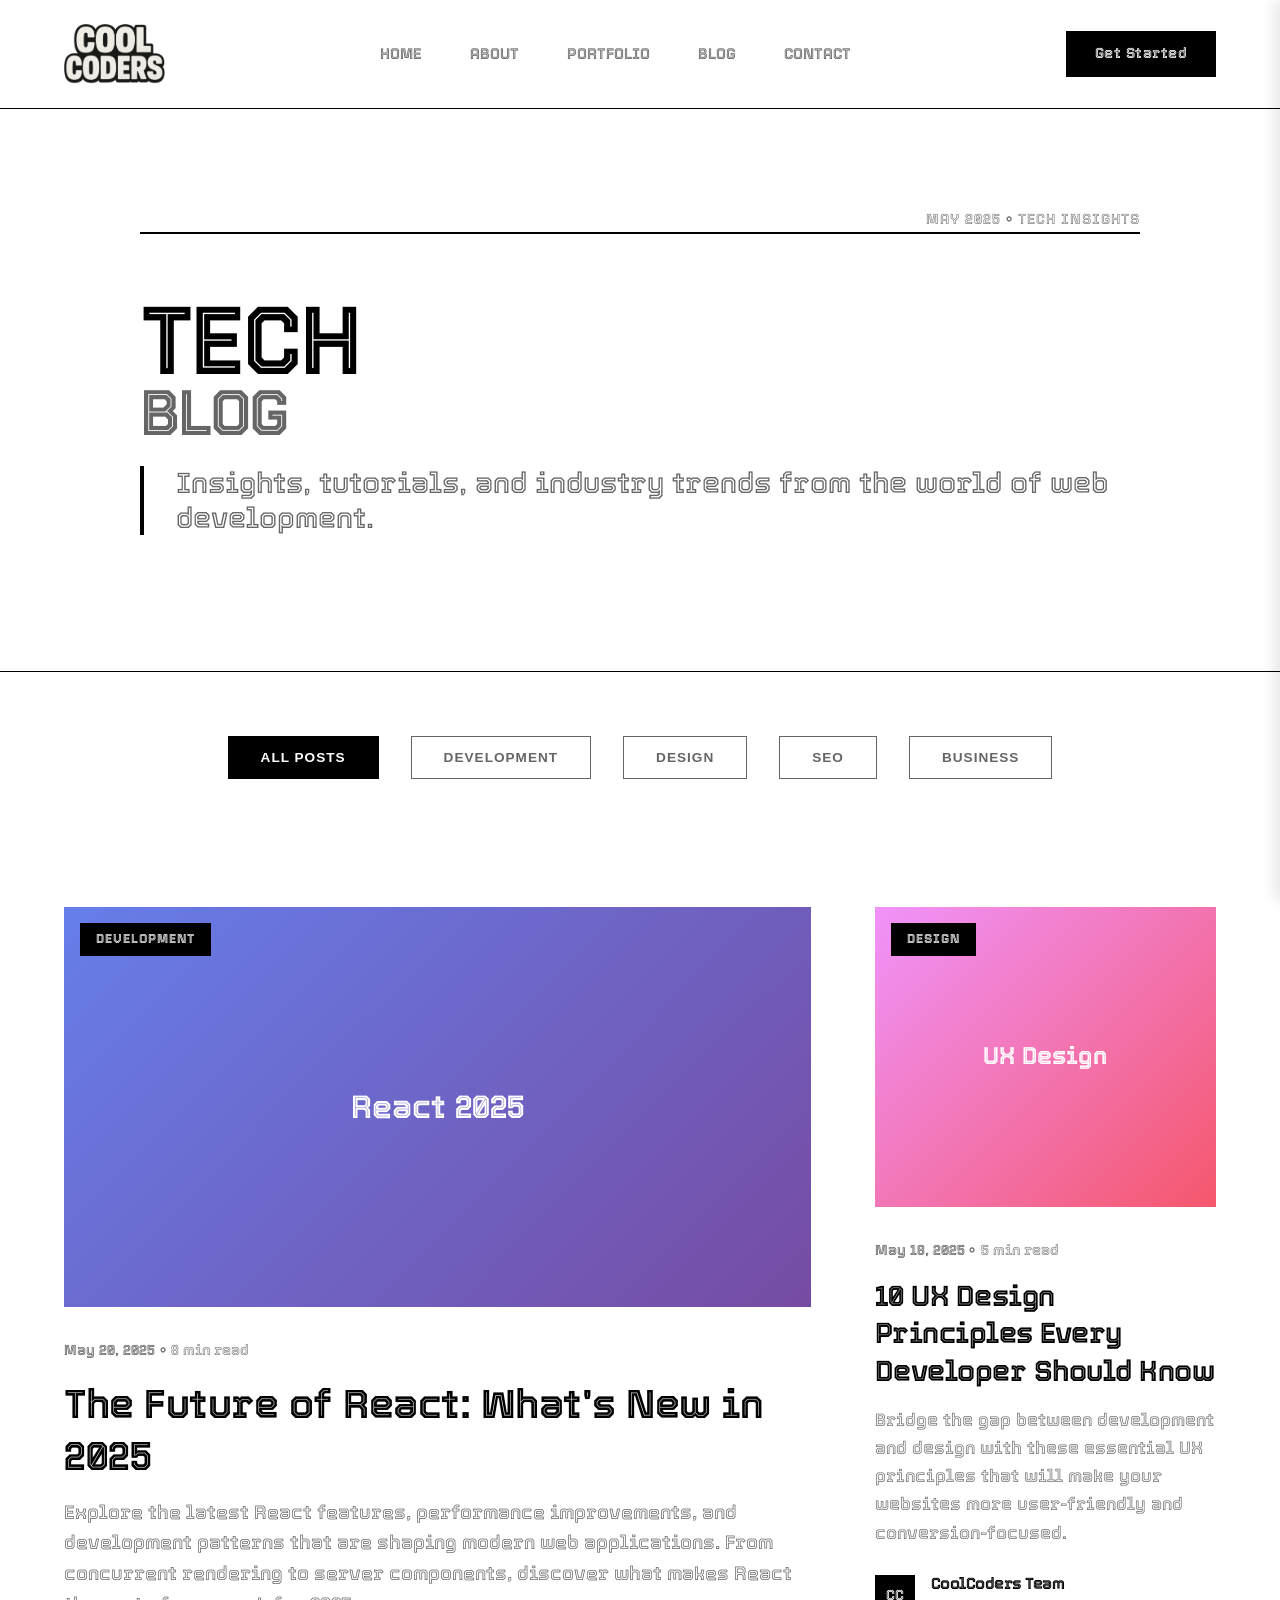
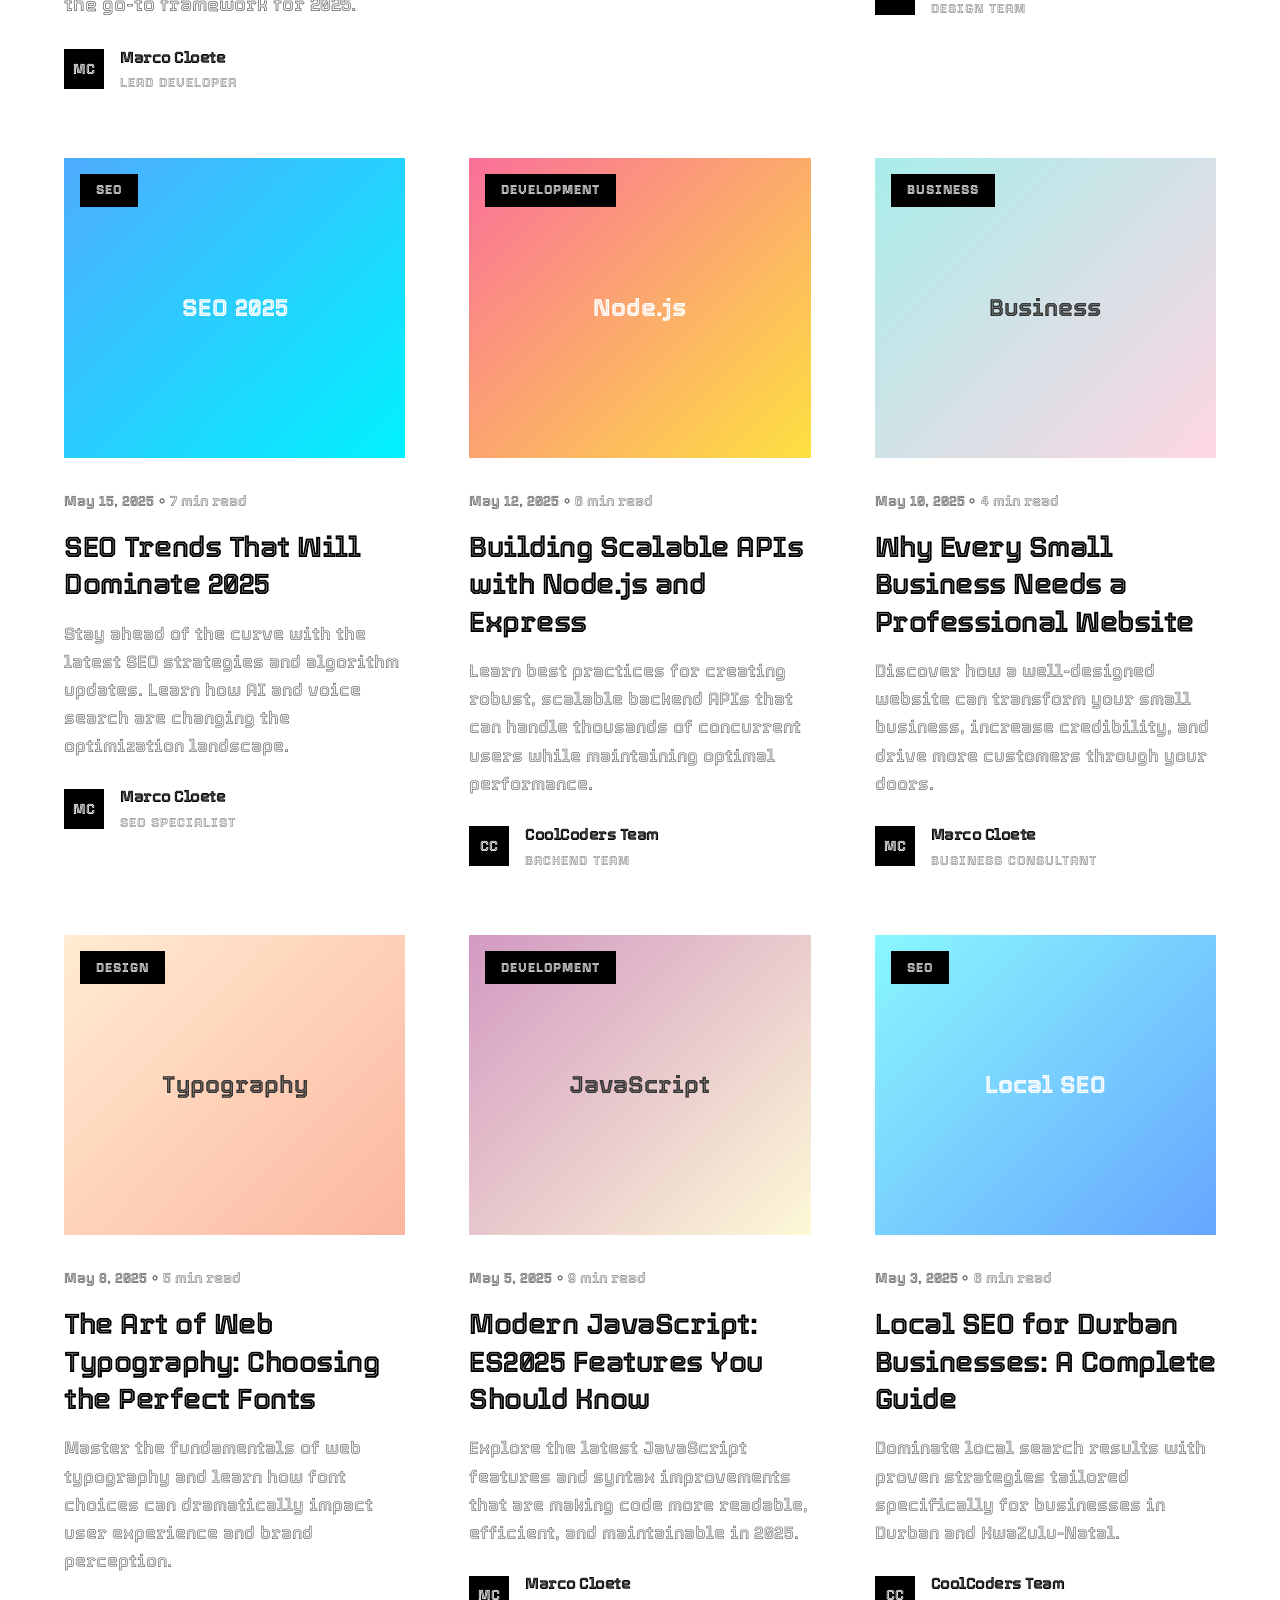
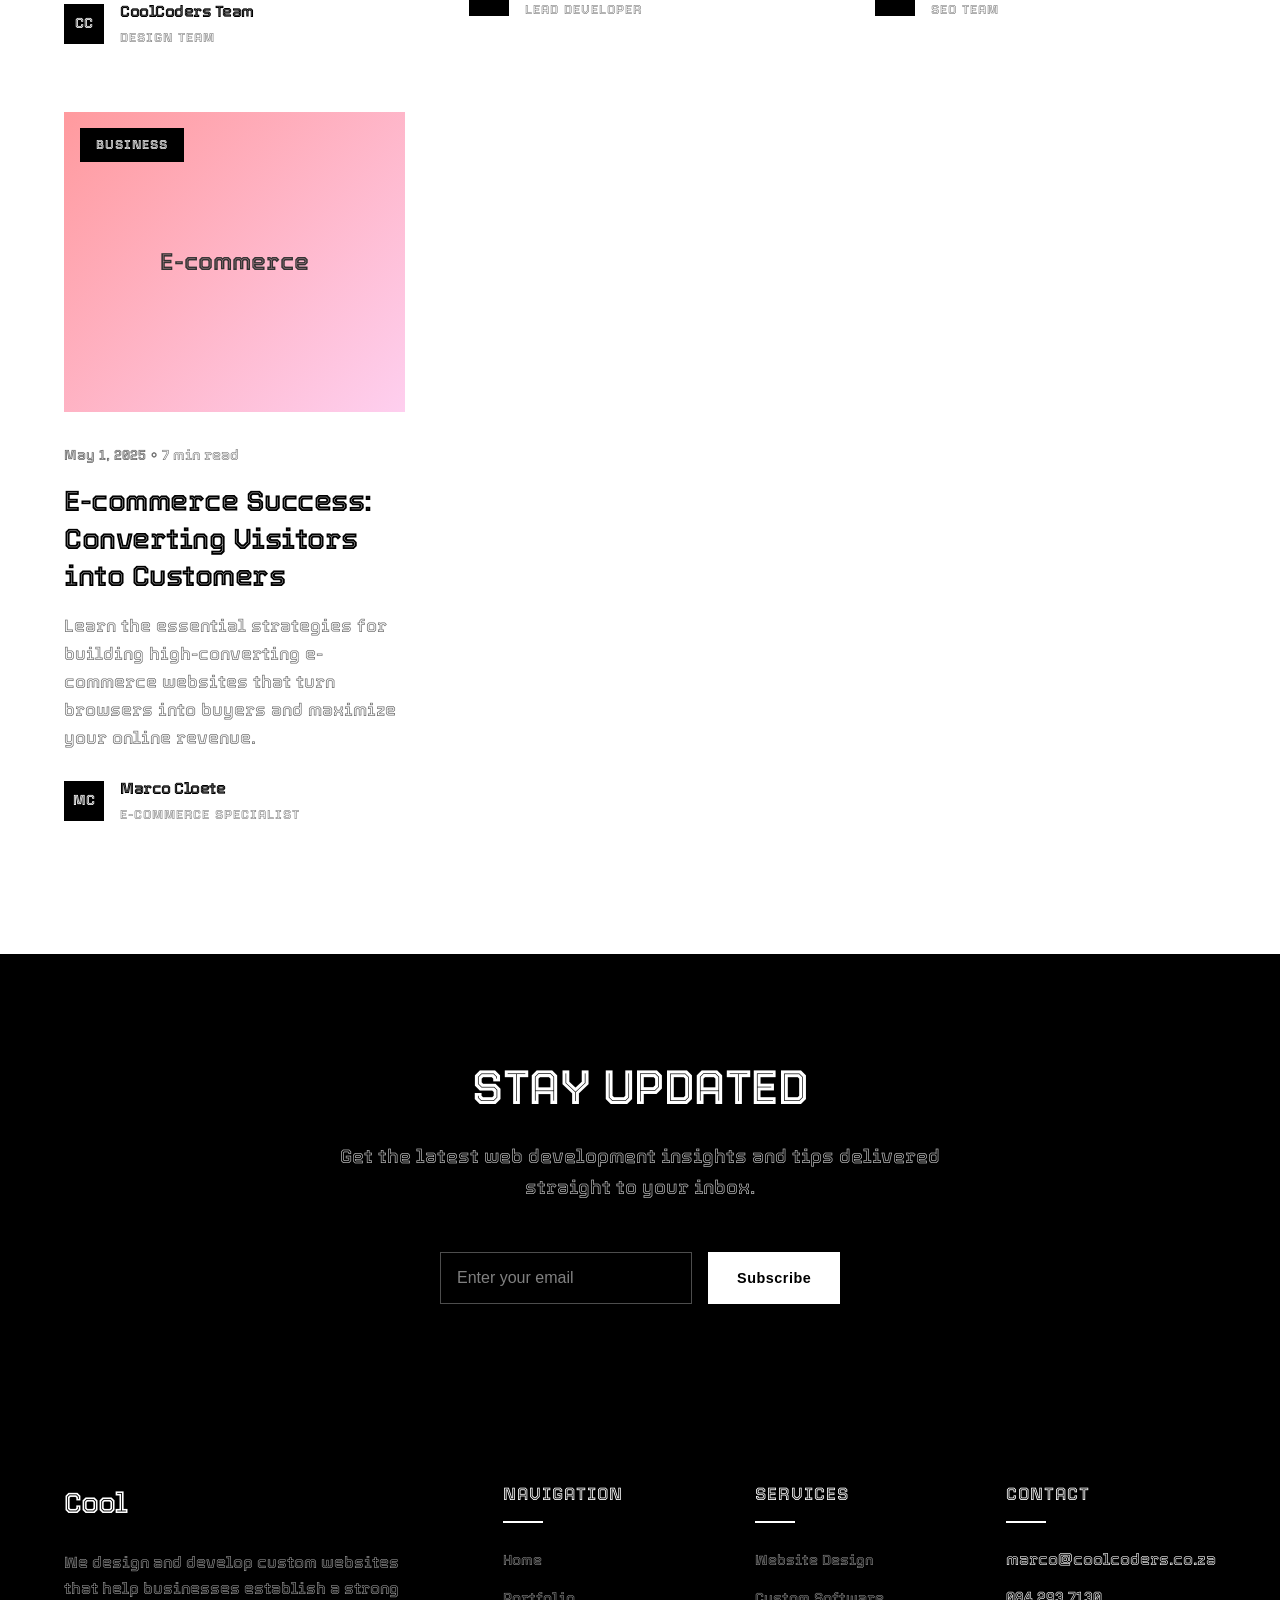
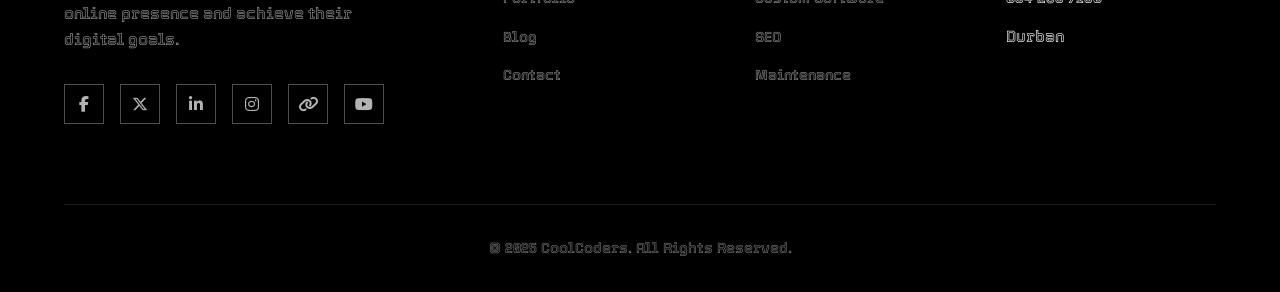
<file: blogs/index.html>
<!DOCTYPE html>
<html lang="en">
  <head>
    <link
      rel="stylesheet"
      href="https://cdnjs.cloudflare.com/ajax/libs/font-awesome/6.5.1/css/all.min.css"
    />
    <meta charset="UTF-8" />
    <meta name="viewport" content="width=device-width, initial-scale=1.0" />

    <!-- Title and Meta Tags -->
    <title>Blog | Coolcoders - Web Development Insights & Tips</title>
    <meta
      name="description"
      content="Discover the latest web development trends, design tips, and tech insights from Coolcoders. Expert advice for modern digital solutions."
    />
    <meta
      name="keywords"
      content="web development blog, design tips, Durban tech, software development, SEO tips, website optimization"
    />

    <!-- Open Graph Tags for Social Sharing -->
    <meta
      property="og:title"
      content="Blog | Coolcoders - Web Development Insights & Tips"
    />
    <meta
      property="og:description"
      content="Expert insights on web development, design trends, and digital solutions from Durban's leading tech agency."
    />
    <meta property="og:url" content="https://coolcoders.co.za/blog" />
    <meta property="og:type" content="website" />
    <meta property="og:image" content="https://coolcoders.co.za/og-image.jpg" />

    <style>
      :root {
        --black: black;
        --dark-gray: black;
        --medium-gray: #666666;
        --light-gray: black;
        --off-white: #f7f7f7;
        --white: #ffffff;
        --accent: black;
      }

      .tourney-section {
        font-family: "Tourney", sans-serif;
        font-optical-sizing: auto;
        font-weight: 400;
        font-style: normal;
        font-variation-settings: "wdth" 100;
      }

      * {
        margin: 0;
        padding: 0;
        box-sizing: border-box;
      }

      body {
        background-color: var(--white);
        color: var(--black);
        line-height: 1.6;
        font-weight: 400;
      }

      .container {
        width: 90%;
        max-width: 1300px;
        margin: 0 auto;
      }

      /* Typography */
      h1,
      h2,
      h3,
      h4,
      h5,
      h6 {
        font-weight: 700;
        letter-spacing: -0.5px;
      }

      /* Header Styles */
      header {
        padding: 1.5rem 0;
        background-color: var(--white);
        position: fixed;
        width: 100%;
        top: 0;
        z-index: 1000;
        border-bottom: 1px solid var(--light-gray);
      }

      nav {
        display: flex;
        justify-content: space-between;
        align-items: center;
      }

      .logo {
        font-size: 1.8rem;
        font-weight: 600;
        color: var(--black);
        text-decoration: none;
        letter-spacing: -1px;
      }

      .logo span {
        color: var(--medium-gray);
      }

      .nav-links {
        display: flex;
        list-style: none;
        gap: 3rem;
      }

      .nav-links a {
        text-decoration: none;
        color: var(--medium-gray);
        font-weight: 600;
        font-size: 0.95rem;
        transition: color 0.2s;
      }

      .nav-links a:hover {
        color: var(--black);
      }

      .btn {
        display: inline-block;
        padding: 0.7rem 1.8rem;
        background-color: var(--black);
        color: var(--white);
        border: none;
        font-size: 0.9rem;
        letter-spacing: 0.5px;
        cursor: pointer;
        font-weight: 600;
        transition: all 0.3s;
        text-decoration: none;
      }

      .btn:hover {
        background-color: var(--dark-gray);
      }

      .btn.secondary {
        background-color: transparent;
        border: 1px solid var(--black);
        color: var(--black);
      }

      .btn.secondary:hover {
        background-color: var(--black);
        color: var(--white);
      }

      /* Blog Hero Section */
      .blog-hero {
        padding: 12rem 0 6rem;
        background-color: var(--white);
        border-bottom: 1px solid var(--light-gray);
      }

      .blog-hero-content {
        width: 100%;
        max-width: 1000px;
        margin: 0 auto;
        text-align: left;
        position: relative;
      }

      .blog-masthead {
        position: relative;
        margin-bottom: 4rem;
        border-bottom: 2px solid var(--black);
        padding-bottom: 2rem;
        padding-top: 0.5rem;
      }

      .blog-issue-info {
        position: absolute;
        right: 0;
        top: 1rem;
        font-size: 0.9rem;
        color: var(--medium-gray);
        text-transform: uppercase;
        letter-spacing: 1px;
      }

      .blog-hero h1 {
        font-size: 6rem;
        line-height: 0.9;
        margin-bottom: 1.5rem;
        color: var(--black);
        text-transform: uppercase;
        letter-spacing: -3px;
      }

      .blog-hero h1 span {
        color: var(--medium-gray);
        display: block;
        font-size: 4rem;
      }

      .blog-tagline {
        font-size: 1.8rem;
        margin-bottom: 2.5rem;
        color: var(--medium-gray);
        font-weight: 500;
        border-left: 4px solid var(--black);
        padding-left: 2rem;
        line-height: 1.2;
      }

      /* Blog Categories Filter */
      .blog-filter {
        padding: 4rem 0 2rem;
        background-color: var(--white);
      }

      .filter-container {
        display: flex;
        justify-content: center;
        gap: 2rem;
        margin-bottom: 2rem;
      }

      .filter-btn {
        padding: 0.8rem 2rem;
        background-color: transparent;
        border: 1px solid var(--medium-gray);
        color: var(--medium-gray);
        font-weight: 600;
        text-transform: uppercase;
        letter-spacing: 1px;
        cursor: pointer;
        transition: all 0.3s;
        font-size: 0.85rem;
      }

      .filter-btn:hover,
      .filter-btn.active {
        background-color: var(--black);
        color: var(--white);
        border-color: var(--black);
      }

      /* Blog Grid */
      .blog-section {
        padding: 4rem 0 8rem;
        background-color: var(--white);
      }

      .blog-grid {
        display: grid;
        grid-template-columns: repeat(3, 1fr);
        gap: 4rem;
      }

      .blog-card {
        background-color: var(--white);
        transition: transform 0.3s;
        position: relative;
        cursor: pointer;
      }

      .blog-card:hover {
        transform: translateY(-10px);
      }

      .blog-image {
        width: 100%;
        height: 300px;
        background-color: var(--off-white);
        margin-bottom: 2rem;
        position: relative;
        overflow: hidden;
      }

      .blog-image img {
        width: 100%;
        height: 100%;
        object-fit: cover;
        transition: transform 0.5s;
      }

      .blog-card:hover .blog-image img {
        transform: scale(1.05);
      }

      .blog-category {
        position: absolute;
        top: 1rem;
        left: 1rem;
        background-color: var(--black);
        color: var(--white);
        padding: 0.4rem 1rem;
        font-size: 0.8rem;
        text-transform: uppercase;
        letter-spacing: 1px;
        font-weight: 600;
      }

      .blog-meta {
        display: flex;
        align-items: center;
        gap: 1rem;
        margin-bottom: 1rem;
        font-size: 0.9rem;
        color: var(--medium-gray);
      }

      .blog-date {
        font-weight: 600;
      }

      .blog-read-time {
        position: relative;
      }

      .blog-read-time:before {
        content: "•";
        position: absolute;
        left: -0.7rem;
        color: var(--medium-gray);
      }

      .blog-title {
        font-size: 1.8rem;
        margin-bottom: 1rem;
        color: var(--black);
        line-height: 1.3;
        font-weight: 700;
      }

      .blog-excerpt {
        font-size: 1.1rem;
        color: var(--medium-gray);
        line-height: 1.6;
        margin-bottom: 1.5rem;
      }

      .blog-author {
        display: flex;
        align-items: center;
        gap: 1rem;
      }

      .author-avatar {
        width: 40px;
        height: 40px;
        background-color: var(--black);
        color: var(--white);
        display: flex;
        align-items: center;
        justify-content: center;
        font-weight: 600;
        font-size: 0.9rem;
      }

      .author-info h4 {
        font-size: 1rem;
        color: var(--black);
        margin-bottom: 0.2rem;
      }

      .author-role {
        font-size: 0.8rem;
        color: var(--medium-gray);
        text-transform: uppercase;
        letter-spacing: 1px;
      }

      /* Featured Blog Styles */
      .blog-card.featured {
        grid-column: span 2;
      }

      .blog-card.featured .blog-image {
        height: 400px;
      }

      .blog-card.featured .blog-title {
        font-size: 2.5rem;
      }

      .blog-card.featured .blog-excerpt {
        font-size: 1.2rem;
      }

      /* Newsletter Section */
      .newsletter {
        padding: 6rem 0;
        background-color: var(--black);
        color: var(--white);
      }

      .newsletter-content {
        text-align: center;
        max-width: 600px;
        margin: 0 auto;
      }

      .newsletter h2 {
        font-size: 3rem;
        margin-bottom: 1rem;
        color: var(--white);
        text-transform: uppercase;
      }

      .newsletter p {
        font-size: 1.2rem;
        margin-bottom: 3rem;
        color: rgba(255, 255, 255, 0.7);
      }

      .newsletter-form {
        display: flex;
        gap: 1rem;
        max-width: 400px;
        margin: 0 auto;
      }

      .newsletter-form input {
        flex: 1;
        padding: 1rem;
        border: 1px solid rgba(255, 255, 255, 0.3);
        background-color: transparent;
        color: var(--white);
        font-size: 1rem;
      }

      .newsletter-form input::placeholder {
        color: rgba(255, 255, 255, 0.5);
      }

      .newsletter-form .btn {
        background-color: var(--white);
        color: var(--black);
      }

      .newsletter-form .btn:hover {
        background-color: var(--off-white);
      }

      /* Footer */
      footer {
        background-color: var(--black);
        color: var(--white);
        padding: 5rem 0 2rem;
      }

      .footer-container {
        display: grid;
        grid-template-columns: 2fr 1fr 1fr 1fr;
        gap: 4rem;
      }

      .footer-logo {
        font-size: 1.8rem;
        font-weight: 600;
        color: var(--white);
        margin-bottom: 1.5rem;
        display: inline-block;
        text-decoration: none;
        letter-spacing: -1px;
      }

      .footer-logo span {
        color: var(--light-gray);
      }

      .footer-about p {
        color: rgba(255, 255, 255, 0.6);
        margin-bottom: 1.5rem;
        max-width: 350px;
      }

      .footer-heading {
        font-size: 1.1rem;
        margin-bottom: 1.5rem;
        color: var(--white);
        font-weight: 500;
        text-transform: uppercase;
        letter-spacing: 1px;
        position: relative;
      }

      .footer-heading:after {
        content: "";
        display: block;
        width: 40px;
        height: 2px;
        background-color: var(--white);
        margin-top: 0.8rem;
      }

      .footer-links {
        list-style: none;
      }

      .footer-links li {
        margin-bottom: 0.8rem;
      }

      .footer-links a {
        color: rgba(255, 255, 255, 0.6);
        text-decoration: none;
        transition: color 0.2s;
        font-size: 0.9rem;
      }

      .footer-links a:hover {
        color: var(--white);
      }

      .social-links {
        display: flex;
        gap: 1rem;
        margin-top: 2rem;
      }

      .social-icon {
        width: 40px;
        height: 40px;
        border: 1px solid rgba(255, 255, 255, 0.3);
        display: flex;
        align-items: center;
        justify-content: center;
        transition: all 0.3s;
        color: rgba(255, 255, 255, 0.7);
        text-decoration: none;
      }

      .social-icon:hover {
        background-color: var(--white);
        color: var(--black);
      }

      .copyright {
        text-align: center;
        margin-top: 5rem;
        padding-top: 2rem;
        border-top: 1px solid rgba(255, 255, 255, 0.1);
        font-size: 0.9rem;
        color: rgba(255, 255, 255, 0.5);
      }

      /* Mobile Navigation Styles */
      .mobile-nav-toggle {
        display: none;
        background: none;
        border: none;
        cursor: pointer;
        padding: 0;
        z-index: 100;
        position: relative;
      }

      .hamburger {
        display: flex;
        flex-direction: column;
        justify-content: space-between;
        width: 30px;
        height: 20px;
      }

      .hamburger span {
        display: block;
        height: 2px;
        width: 100%;
        background-color: var(--black);
        transition: all 0.3s ease-in-out;
      }

      .mobile-nav {
        position: fixed;
        top: 0;
        right: -100%;
        width: 100%;
        height: 100%;
        background-color: var(--white);
        padding: 6rem 2rem 2rem;
        transition: right 0.3s ease-in-out;
        z-index: 1000;
        box-shadow: -5px 0 15px rgba(0, 0, 0, 0.1);
        overflow-y: auto;
      }

      .mobile-nav.active {
        right: 0;
      }

      .mobile-nav-header {
        position: absolute;
        top: 0;
        left: 0;
        width: 100%;
        padding: 1.5rem 2rem;
        display: flex;
        justify-content: space-between;
        align-items: center;
        border-bottom: 1px solid var(--light-gray);
        background-color: var(--white);
      }

      .mobile-nav-logo {
        font-size: 1.8rem;
        font-weight: 600;
        color: var(--black);
        text-decoration: none;
        letter-spacing: -1px;
      }

      .mobile-nav-logo span {
        color: var(--medium-gray);
      }

      .mobile-nav-close {
        background: none;
        border: none;
        cursor: pointer;
        padding: 0;
        width: 30px;
        height: 30px;
        position: relative;
      }

      .mobile-nav-close:before,
      .mobile-nav-close:after {
        content: "";
        position: absolute;
        width: 100%;
        height: 2px;
        background-color: var(--black);
        top: 50%;
        left: 0;
      }

      .mobile-nav-close:before {
        transform: rotate(45deg);
      }

      .mobile-nav-close:after {
        transform: rotate(-45deg);
      }

      .mobile-nav-links {
        list-style: none;
        margin-bottom: 2rem;
        padding-top: 1rem;
      }

      .mobile-nav-links li {
        margin-bottom: 0;
      }

      .mobile-nav-links a {
        text-decoration: none;
        font-weight: 600;
        font-size: 1.5rem;
        display: block;
        padding: 1.2rem 2rem;
        border-bottom: 1px solid var(--light-gray);
        transition: all 0.3s;
        text-transform: uppercase;
        letter-spacing: 1px;
        color: var(--medium-gray);
      }

      .mobile-nav-links a:hover {
        padding-left: 2.5rem;
        color: var(--black);
      }

      .overlay {
        position: fixed;
        top: 0;
        left: 0;
        width: 100%;
        height: 100%;
        background-color: rgba(0, 0, 0, 0.5);
        z-index: 999;
        opacity: 0;
        visibility: hidden;
        transition: all 0.3s ease-in-out;
      }

      .overlay.active {
        opacity: 1;
        visibility: visible;
      }

      body.no-scroll {
        overflow: hidden;
      }

      /* Responsive Design */
      @media (max-width: 1200px) {
        .blog-grid {
          grid-template-columns: repeat(2, 1fr);
          gap: 3rem;
        }

        .blog-card.featured {
          grid-column: span 2;
          grid-row: span 1;
        }
      }

      @media (max-width: 990px) {
        .blog-hero h1 {
          font-size: 5rem;
        }

        .blog-hero h1 span {
          font-size: 3rem;
        }

        .footer-container {
          grid-template-columns: 1fr 1fr;
          gap: 3rem;
        }
      }

      @media (max-width: 768px) {
        .mobile-nav-toggle {
          display: block;
        }

        .nav-links,
        header .btn {
          display: none;
        }

        nav {
          justify-content: space-between;
        }

        .blog-hero {
          padding: 8rem 0 4rem;
        }

        .blog-hero h1 {
          font-size: 4rem;
        }

        .blog-hero h1 span {
          font-size: 2.5rem;
        }

        .blog-grid {
          grid-template-columns: 1fr;
          gap: 3rem;
        }

        .blog-card.featured {
          grid-column: span 1;
          grid-row: span 1;
        }

        .filter-container {
          flex-wrap: wrap;
          gap: 1rem;
        }

        .newsletter-form {
          flex-direction: column;
        }

        .footer-container {
          grid-template-columns: 1fr;
          gap: 3rem;
        }
      }

      @media (max-width: 480px) {
        .blog-hero h1 {
          font-size: 3rem;
        }

        .blog-hero h1 span {
          font-size: 2rem;
        }

        .blog-tagline {
          font-size: 1.4rem;
        }
      }
    </style>

    <link rel="preconnect" href="https://fonts.googleapis.com" />
    <link rel="preconnect" href="https://fonts.gstatic.com" crossorigin />
    <link
      href="https://fonts.googleapis.com/css2?family=Bungee+Tint&family=Tourney:ital,wght@0,100..900;1,100..900&display=swap"
      rel="stylesheet"
    />
  </head>
  <body class="tourney-section">
    <!-- Header -->
    <header>
      <div class="container">
        <nav>
          <img src="/images/logo_new.png" height="60px" width="auto" alt="" />

          <ul class="nav-links">
            <li><a href="/">HOME</a></li>
            <li><a href="/about/">ABOUT</a></li>
            <li><a href="/portfolio/">PORTFOLIO</a></li>
            <li><a href="/blog/">BLOG</a></li>
            <li><a href="/contact/">CONTACT</a></li>
          </ul>
          <a href="/contact" class="btn">Get Started</a>
          <button class="mobile-nav-toggle" aria-label="Toggle navigation">
            <div class="hamburger">
              <span></span>
              <span></span>
              <span></span>
            </div>
          </button>
        </nav>
      </div>
      <div class="mobile-nav">
        <div class="mobile-nav-header">
          <img
            src="/images/logo5.png"
            height="60px"
            width="auto"
            alt="CoolCoders Logo"
          />
          <button
            class="mobile-nav-close"
            aria-label="Close navigation"
          ></button>
        </div>
        <ul class="mobile-nav-links">
          <li><a href="/">Home</a></li>
          <li><a href="/about/">About</a></li>
          <li><a href="/portfolio/">Portfolio</a></li>
          <li><a href="/blog/">Blog</a></li>
          <li><a href="/contact/">Contact</a></li>
        </ul>
        <a href="/contact" class="btn">Get Started</a>
      </div>
      <div class="overlay"></div>
    </header>

    <!-- Blog Hero Section -->
    <section class="blog-hero">
      <div class="container">
        <div class="blog-hero-content">
          <div class="blog-masthead">
            <div class="blog-issue-info">MAY 2025 • TECH INSIGHTS</div>
          </div>
          <h1>TECH<span>BLOG</span></h1>
          <p class="blog-tagline">
            Insights, tutorials, and industry trends from the world of web
            development.
          </p>
        </div>
      </div>
    </section>

    <!-- Blog Filter Section -->
    <section class="blog-filter">
      <div class="container">
        <div class="filter-container">
          <button class="filter-btn active" data-category="all">
            All Posts
          </button>
          <button class="filter-btn" data-category="development">
            Development
          </button>
          <button class="filter-btn" data-category="design">Design</button>
          <button class="filter-btn" data-category="seo">SEO</button>
          <button class="filter-btn" data-category="business">Business</button>
        </div>
      </div>
    </section>

    <!-- Blog Grid Section -->
    <section class="blog-section">
      <div class="container">
        <div class="blog-grid">
          <!-- Featured Blog Post -->
          <article class="blog-card featured" data-category="development">
            <div class="blog-image">
              <div
                style="
                  width: 100%;
                  height: 100%;
                  background: linear-gradient(135deg, #667eea 0%, #764ba2 100%);
                  display: flex;
                  align-items: center;
                  justify-content: center;
                  color: white;
                  font-size: 2rem;
                  font-weight: bold;
                "
              >
                React 2025
              </div>
              <div class="blog-category">Development</div>
            </div>
            <div class="blog-meta">
              <span class="blog-date">May 20, 2025</span>
              <span class="blog-read-time">8 min read</span>
            </div>
            <h2 class="blog-title">The Future of React: What's New in 2025</h2>
            <p class="blog-excerpt">
              Explore the latest React features, performance improvements, and
              development patterns that are shaping modern web applications.
              From concurrent rendering to server components, discover what
              makes React the go-to framework for 2025.
            </p>
            <div class="blog-author">
              <div class="author-avatar">MC</div>
              <div class="author-info">
                <h4>Marco Cloete</h4>
                <p class="author-role">Lead Developer</p>
              </div>
            </div>
          </article>

          <!-- Blog Post 2 -->
          <article class="blog-card" data-category="design">
            <div class="blog-image">
              <div
                style="
                  width: 100%;
                  height: 100%;
                  background: linear-gradient(135deg, #f093fb 0%, #f5576c 100%);
                  display: flex;
                  align-items: center;
                  justify-content: center;
                  color: white;
                  font-size: 1.5rem;
                  font-weight: bold;
                "
              >
                UX Design
              </div>
              <div class="blog-category">Design</div>
            </div>
            <div class="blog-meta">
              <span class="blog-date">May 18, 2025</span>
              <span class="blog-read-time">5 min read</span>
            </div>
            <h3 class="blog-title">
              10 UX Design Principles Every Developer Should Know
            </h3>
            <p class="blog-excerpt">
              Bridge the gap between development and design with these essential
              UX principles that will make your websites more user-friendly and
              conversion-focused.
            </p>
            <div class="blog-author">
              <div class="author-avatar">CC</div>
              <div class="author-info">
                <h4>CoolCoders Team</h4>
                <p class="author-role">Design Team</p>
              </div>
            </div>
          </article>

          <!-- Blog Post 3 -->
          <article class="blog-card" data-category="seo">
            <div class="blog-image">
              <div
                style="
                  width: 100%;
                  height: 100%;
                  background: linear-gradient(135deg, #4facfe 0%, #00f2fe 100%);
                  display: flex;
                  align-items: center;
                  justify-content: center;
                  color: white;
                  font-size: 1.5rem;
                  font-weight: bold;
                "
              >
                SEO 2025
              </div>
              <div class="blog-category">SEO</div>
            </div>
            <div class="blog-meta">
              <span class="blog-date">May 15, 2025</span>
              <span class="blog-read-time">7 min read</span>
            </div>
            <h3 class="blog-title">SEO Trends That Will Dominate 2025</h3>
            <p class="blog-excerpt">
              Stay ahead of the curve with the latest SEO strategies and
              algorithm updates. Learn how AI and voice search are changing the
              optimization landscape.
            </p>
            <div class="blog-author">
              <div class="author-avatar">MC</div>
              <div class="author-info">
                <h4>Marco Cloete</h4>
                <p class="author-role">SEO Specialist</p>
              </div>
            </div>
          </article>

          <!-- Blog Post 4 -->
          <article class="blog-card" data-category="development">
            <div class="blog-image">
              <div
                style="
                  width: 100%;
                  height: 100%;
                  background: linear-gradient(135deg, #fa709a 0%, #fee140 100%);
                  display: flex;
                  align-items: center;
                  justify-content: center;
                  color: white;
                  font-size: 1.5rem;
                  font-weight: bold;
                "
              >
                Node.js
              </div>
              <div class="blog-category">Development</div>
            </div>
            <div class="blog-meta">
              <span class="blog-date">May 12, 2025</span>
              <span class="blog-read-time">6 min read</span>
            </div>
            <h3 class="blog-title">
              Building Scalable APIs with Node.js and Express
            </h3>
            <p class="blog-excerpt">
              Learn best practices for creating robust, scalable backend APIs
              that can handle thousands of concurrent users while maintaining
              optimal performance.
            </p>
            <div class="blog-author">
              <div class="author-avatar">CC</div>
              <div class="author-info">
                <h4>CoolCoders Team</h4>
                <p class="author-role">Backend Team</p>
              </div>
            </div>
          </article>

          <!-- Blog Post 5 -->
          <article class="blog-card" data-category="business">
            <div class="blog-image">
              <div
                style="
                  width: 100%;
                  height: 100%;
                  background: linear-gradient(135deg, #a8edea 0%, #fed6e3 100%);
                  display: flex;
                  align-items: center;
                  justify-content: center;
                  color: #333;
                  font-size: 1.5rem;
                  font-weight: bold;
                "
              >
                Business
              </div>
              <div class="blog-category">Business</div>
            </div>
            <div class="blog-meta">
              <span class="blog-date">May 10, 2025</span>
              <span class="blog-read-time">4 min read</span>
            </div>
            <h3 class="blog-title">
              Why Every Small Business Needs a Professional Website
            </h3>
            <p class="blog-excerpt">
              Discover how a well-designed website can transform your small
              business, increase credibility, and drive more customers through
              your doors.
            </p>
            <div class="blog-author">
              <div class="author-avatar">MC</div>
              <div class="author-info">
                <h4>Marco Cloete</h4>
                <p class="author-role">Business Consultant</p>
              </div>
            </div>
          </article>

          <!-- Blog Post 6 -->
          <article class="blog-card" data-category="design">
            <div class="blog-image">
              <div
                style="
                  width: 100%;
                  height: 100%;
                  background: linear-gradient(135deg, #ffecd2 0%, #fcb69f 100%);
                  display: flex;
                  align-items: center;
                  justify-content: center;
                  color: #333;
                  font-size: 1.5rem;
                  font-weight: bold;
                "
              >
                Typography
              </div>
              <div class="blog-category">Design</div>
            </div>
            <div class="blog-meta">
              <span class="blog-date">May 8, 2025</span>
              <span class="blog-read-time">5 min read</span>
            </div>
            <h3 class="blog-title">
              The Art of Web Typography: Choosing the Perfect Fonts
            </h3>
            <p class="blog-excerpt">
              Master the fundamentals of web typography and learn how font
              choices can dramatically impact user experience and brand
              perception.
            </p>
            <div class="blog-author">
              <div class="author-avatar">CC</div>
              <div class="author-info">
                <h4>CoolCoders Team</h4>
                <p class="author-role">Design Team</p>
              </div>
            </div>
          </article>

          <!-- Blog Post 7 -->
          <article class="blog-card" data-category="development">
            <div class="blog-image">
              <div
                style="
                  width: 100%;
                  height: 100%;
                  background: linear-gradient(135deg, #d299c2 0%, #fef9d7 100%);
                  display: flex;
                  align-items: center;
                  justify-content: center;
                  color: #333;
                  font-size: 1.5rem;
                  font-weight: bold;
                "
              >
                JavaScript
              </div>
              <div class="blog-category">Development</div>
            </div>
            <div class="blog-meta">
              <span class="blog-date">May 5, 2025</span>
              <span class="blog-read-time">9 min read</span>
            </div>
            <h3 class="blog-title">
              Modern JavaScript: ES2025 Features You Should Know
            </h3>
            <p class="blog-excerpt">
              Explore the latest JavaScript features and syntax improvements
              that are making code more readable, efficient, and maintainable in
              2025.
            </p>
            <div class="blog-author">
              <div class="author-avatar">MC</div>
              <div class="author-info">
                <h4>Marco Cloete</h4>
                <p class="author-role">Lead Developer</p>
              </div>
            </div>
          </article>

          <!-- Blog Post 8 -->
          <article class="blog-card" data-category="seo">
            <div class="blog-image">
              <div
                style="
                  width: 100%;
                  height: 100%;
                  background: linear-gradient(135deg, #89f7fe 0%, #66a6ff 100%);
                  display: flex;
                  align-items: center;
                  justify-content: center;
                  color: white;
                  font-size: 1.5rem;
                  font-weight: bold;
                "
              >
                Local SEO
              </div>
              <div class="blog-category">SEO</div>
            </div>
            <div class="blog-meta">
              <span class="blog-date">May 3, 2025</span>
              <span class="blog-read-time">6 min read</span>
            </div>
            <h3 class="blog-title">
              Local SEO for Durban Businesses: A Complete Guide
            </h3>
            <p class="blog-excerpt">
              Dominate local search results with proven strategies tailored
              specifically for businesses in Durban and KwaZulu-Natal.
            </p>
            <div class="blog-author">
              <div class="author-avatar">CC</div>
              <div class="author-info">
                <h4>CoolCoders Team</h4>
                <p class="author-role">SEO Team</p>
              </div>
            </div>
          </article>

          <!-- Blog Post 9 -->
          <article class="blog-card" data-category="business">
            <div class="blog-image">
              <div
                style="
                  width: 100%;
                  height: 100%;
                  background: linear-gradient(135deg, #ff9a9e 0%, #fecfef 100%);
                  display: flex;
                  align-items: center;
                  justify-content: center;
                  color: #333;
                  font-size: 1.5rem;
                  font-weight: bold;
                "
              >
                E-commerce
              </div>
              <div class="blog-category">Business</div>
            </div>
            <div class="blog-meta">
              <span class="blog-date">May 1, 2025</span>
              <span class="blog-read-time">7 min read</span>
            </div>
            <h3 class="blog-title">
              E-commerce Success: Converting Visitors into Customers
            </h3>
            <p class="blog-excerpt">
              Learn the essential strategies for building high-converting
              e-commerce websites that turn browsers into buyers and maximize
              your online revenue.
            </p>
            <div class="blog-author">
              <div class="author-avatar">MC</div>
              <div class="author-info">
                <h4>Marco Cloete</h4>
                <p class="author-role">E-commerce Specialist</p>
              </div>
            </div>
          </article>
        </div>
      </div>
    </section>

    <!-- Newsletter Section -->
    <section class="newsletter">
      <div class="container">
        <div class="newsletter-content">
          <h2>Stay Updated</h2>
          <p>
            Get the latest web development insights and tips delivered straight
            to your inbox.
          </p>
          <form class="newsletter-form">
            <input type="email" placeholder="Enter your email" required />
            <button type="submit" class="btn">Subscribe</button>
          </form>
        </div>
      </div>
    </section>

    <!-- Footer -->
    <footer>
      <div class="container">
        <div class="footer-container">
          <div class="footer-about">
            <a href="/" class="footer-logo">Cool<span>Coders</span></a>
            <p>
              We design and develop custom websites that help businesses
              establish a strong online presence and achieve their digital
              goals.
            </p>
            <div class="social-links">
              <a
                href="https://www.facebook.com/profile.php?id=61576913840290"
                class="social-icon"
              >
                <i class="fab fa-facebook-f"></i>
              </a>
              <a href="https://x.com/cool_coders" class="social-icon">
                <i class="fab fa-x-twitter"></i>
              </a>
              <a
                href="https://www.linkedin.com/in/coolcoders/"
                class="social-icon"
              >
                <i class="fab fa-linkedin-in"></i>
              </a>
              <a
                href="https://www.instagram.com/coolcoders.co.za/"
                class="social-icon"
              >
                <i class="fab fa-instagram"></i>
              </a>
              <a href="https://www.linktr.ee/coolcoders" class="social-icon">
                <i class="fas fa-link"></i>
              </a>
              <a href="https://www.youtube.com/@coolcoders" class="social-icon">
                <i class="fab fa-youtube"></i>
              </a>
            </div>
          </div>
          <div class="footer-nav">
            <h4 class="footer-heading">Navigation</h4>
            <ul class="footer-links">
              <li><a href="/">Home</a></li>
              <li><a href="/portfolio">Portfolio</a></li>
              <li><a href="/blog">Blog</a></li>
              <li><a href="/contact">Contact</a></li>
            </ul>
          </div>
          <div class="footer-services">
            <h4 class="footer-heading">Services</h4>
            <ul class="footer-links">
              <li><a href="/">Website Design</a></li>
              <li><a href="/">Custom Software</a></li>
              <li><a href="/">SEO</a></li>
              <li><a href="/">Maintenance</a></li>
            </ul>
          </div>
          <div class="footer-contact">
            <h4 class="footer-heading">Contact</h4>
            <ul class="footer-links">
              <li>marco@coolcoders.co.za</li>
              <li>084 293 7130</li>
              <li>Durban</li>
            </ul>
          </div>
        </div>
        <div class="copyright">
          &copy; 2025 CoolCoders. All Rights Reserved.
        </div>
      </div>
    </footer>

    <!-- JavaScript -->
    <script>
      // Mobile Navigation
      const mobileNavToggle = document.querySelector(".mobile-nav-toggle");
      const mobileNav = document.querySelector(".mobile-nav");
      const mobileNavClose = document.querySelector(".mobile-nav-close");
      const overlay = document.querySelector(".overlay");
      const body = document.body;

      function openMobileNav() {
        mobileNav.classList.add("active");
        overlay.classList.add("active");
        body.classList.add("no-scroll");
        mobileNavToggle.classList.add("nav-active");
      }

      function closeMobileNav() {
        mobileNav.classList.remove("active");
        overlay.classList.remove("active");
        body.classList.remove("no-scroll");
        mobileNavToggle.classList.remove("nav-active");
      }

      mobileNavToggle.addEventListener("click", openMobileNav);
      mobileNavClose.addEventListener("click", closeMobileNav);
      overlay.addEventListener("click", closeMobileNav);

      // Blog Filter Functionality
      const filterBtns = document.querySelectorAll(".filter-btn");
      const blogCards = document.querySelectorAll(".blog-card");

      filterBtns.forEach((btn) => {
        btn.addEventListener("click", () => {
          // Remove active class from all buttons
          filterBtns.forEach((b) => b.classList.remove("active"));
          // Add active class to clicked button
          btn.classList.add("active");

          const category = btn.getAttribute("data-category");

          blogCards.forEach((card) => {
            if (
              category === "all" ||
              card.getAttribute("data-category") === category
            ) {
              card.style.display = "block";
              setTimeout(() => {
                card.style.opacity = "1";
                card.style.transform = "translateY(0)";
              }, 100);
            } else {
              card.style.opacity = "0";
              card.style.transform = "translateY(20px)";
              setTimeout(() => {
                card.style.display = "none";
              }, 300);
            }
          });
        });
      });

      // Newsletter Form
      const newsletterForm = document.querySelector(".newsletter-form");
      newsletterForm.addEventListener("submit", (e) => {
        e.preventDefault();
        const email = e.target.querySelector('input[type="email"]').value;
        alert(
          `Thank you for subscribing with ${email}! We'll be in touch soon.`
        );
        e.target.reset();
      });

      // Blog Card Click Animation
      blogCards.forEach((card) => {
        card.addEventListener("click", () => {
          // Add a subtle click animation
          card.style.transform = "translateY(-5px) scale(0.98)";
          setTimeout(() => {
            card.style.transform = "translateY(-10px) scale(1)";
          }, 150);
        });
      });

      // Smooth scroll for any internal links
      document.querySelectorAll('a[href^="#"]').forEach((anchor) => {
        anchor.addEventListener("click", function (e) {
          e.preventDefault();
          const target = document.querySelector(this.getAttribute("href"));
          if (target) {
            target.scrollIntoView({
              behavior: "smooth",
              block: "start",
            });
          }
        });
      });
    </script>
  </body>
</html>
</file>
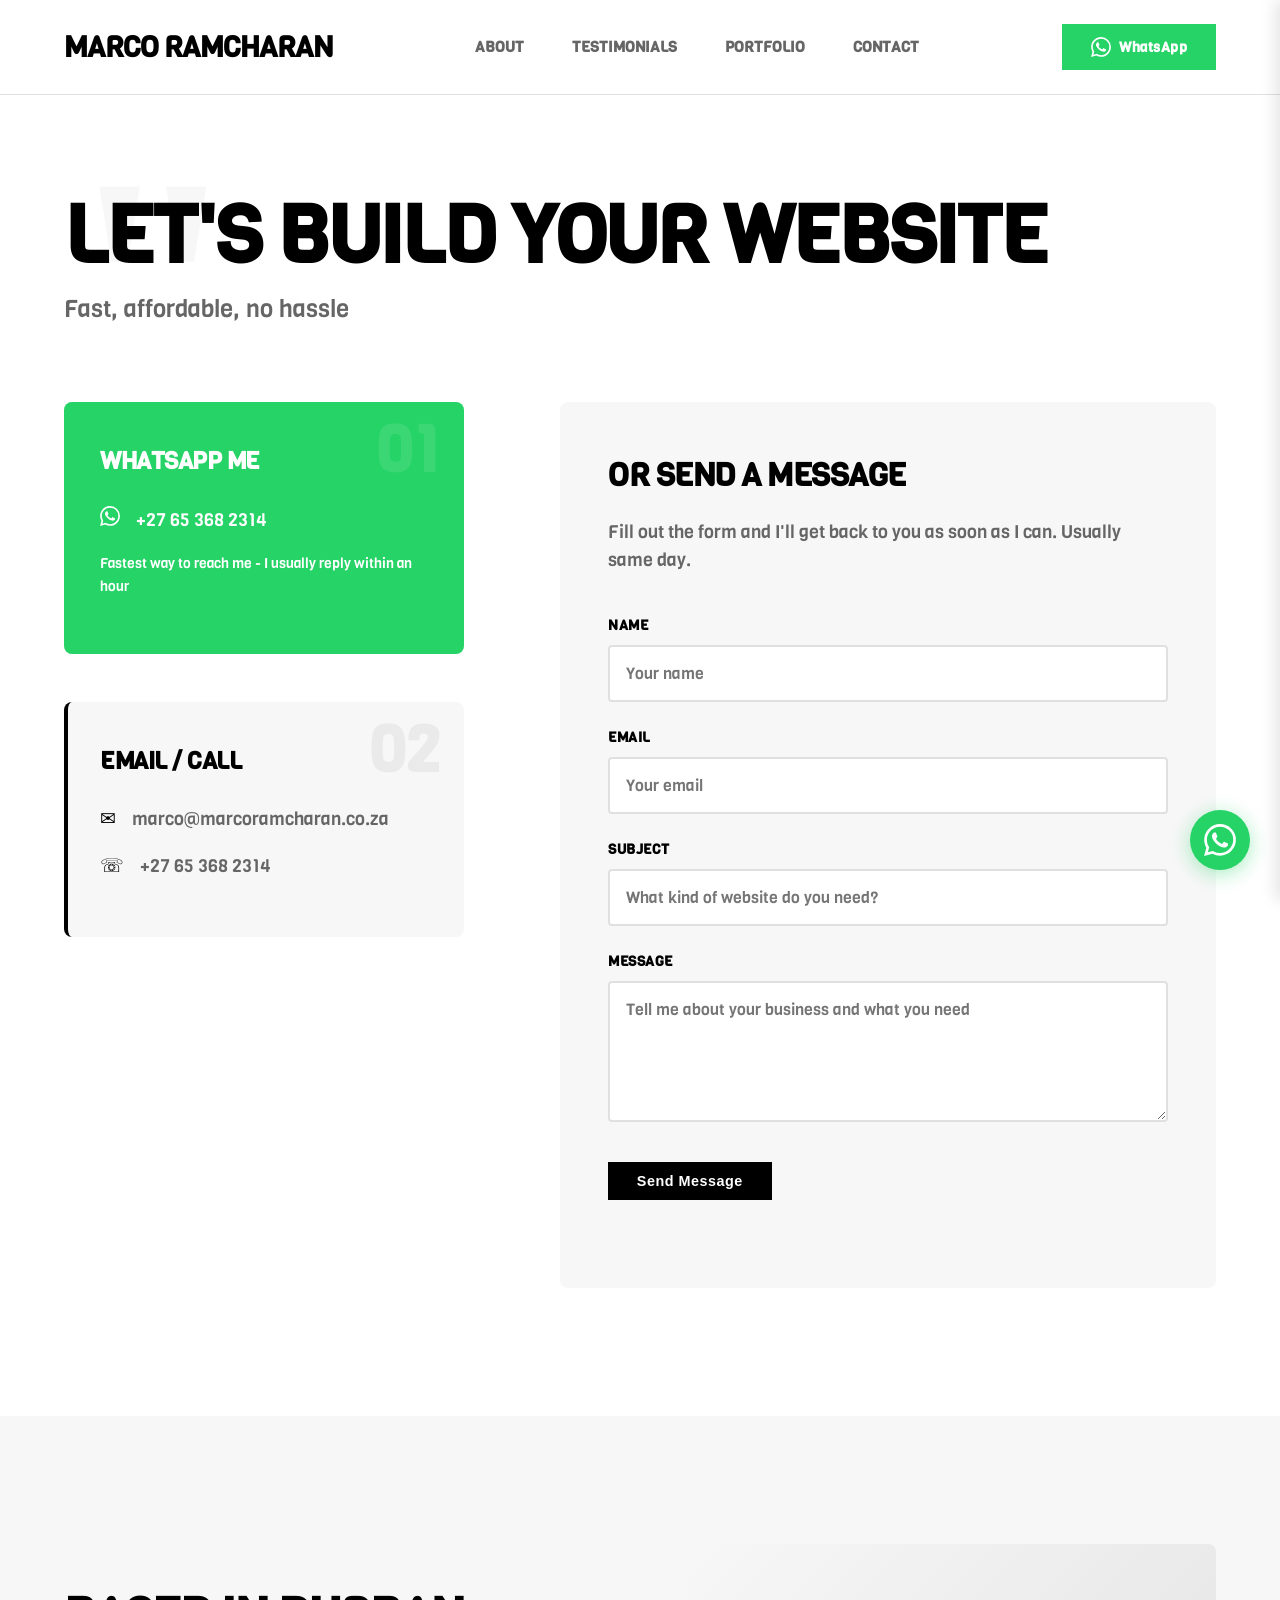
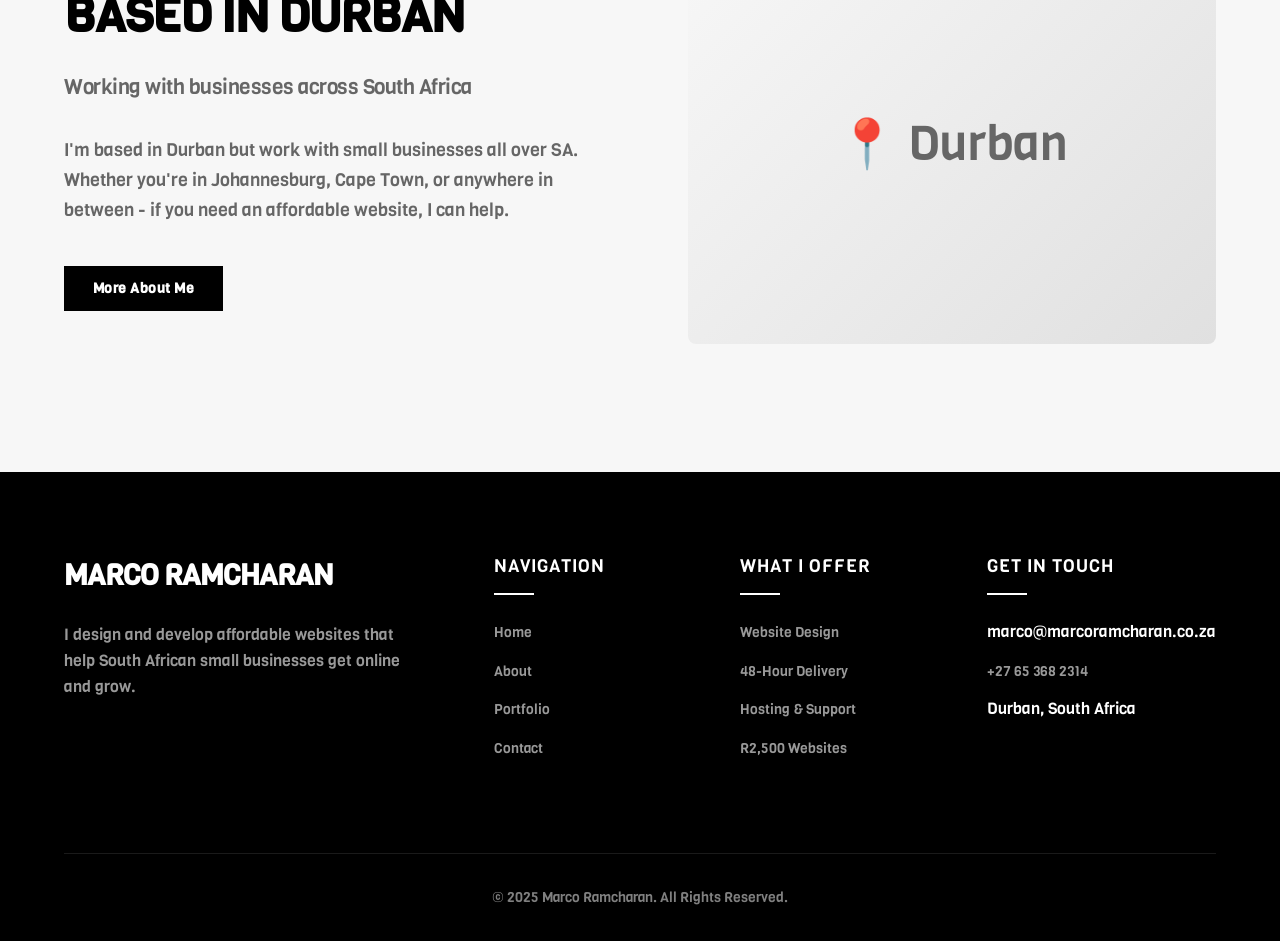
<file: contact/index.html>
<!DOCTYPE html>
<html lang="en">
  <head>
    <meta charset="UTF-8" />
    <meta name="viewport" content="width=device-width, initial-scale=1.0" />
    <link
      rel="stylesheet"
      href="https://cdnjs.cloudflare.com/ajax/libs/font-awesome/6.5.1/css/all.min.css"
    />
    <title>Contact Marco Ramcharan | Get Your Website Built</title>
    <meta
      name="description"
      content="Get in touch with Marco Ramcharan for affordable website design in South Africa. R2,500 websites + R100/month hosting. WhatsApp or email today."
    />
    <meta
      name="keywords"
      content="contact Marco Ramcharan, web developer Durban, affordable websites South Africa"
    />

    <link rel="preconnect" href="https://fonts.googleapis.com" />
    <link rel="preconnect" href="https://fonts.gstatic.com" crossorigin />
    <link
      href="https://fonts.googleapis.com/css2?family=Bungee+Tint&family=Michroma&family=Tourney:ital,wght@0,100..900;1,100..900&family=Viga&display=swap"
      rel="stylesheet"
    />
    
    <style>
:root {
    --black: black;
    --dark-gray: black;
    --medium-gray: #666666;
    --light-gray: #e0e0e0;
    --off-white: #f7f7f7;
    --white: #ffffff;
    --whatsapp: #25D366;
    --accent: black;
}

.tourney-section {
    font-family: "Viga", sans-serif;
    font-optical-sizing: auto;
    font-weight: 400;
    font-style: normal;
    font-variation-settings: "wdth" 100;
}

* {
    margin: 0;
    padding: 0;
    box-sizing: border-box;
}

body {
    background-color: var(--white);
    color: var(--black);
    line-height: 1.6;
    font-weight: 400;
}

.container {
    width: 90%;
    max-width: 1300px;
    margin: 0 auto;
}

/* Typography */
h1, h2, h3, h4, h5, h6 {
    font-weight: 700;
    letter-spacing: -0.5px;
}

/* Header Styles */
header {
    padding: 1.5rem 0;
    background-color: var(--white);
    position: fixed;
    width: 100%;
    top: 0;
    z-index: 1000;
    border-bottom: 1px solid var(--light-gray);
}

nav {
    display: flex;
    justify-content: space-between;
    align-items: center;
}

.logo {
    font-size: 1.8rem;
    font-weight: 600;
    color: var(--black);
    text-decoration: none;
    letter-spacing: -1px;
}

.nav-links {
    display: flex;
    list-style: none;
    gap: 3rem;
}

.nav-links a {
    text-decoration: none;
    color: var(--medium-gray);
    font-weight: 600;
    font-size: 0.95rem;
    transition: color 0.2s;
}

.nav-links a:hover {
    color: var(--black);
}

.btn {
    display: inline-block;
    padding: 0.7rem 1.8rem;
    background-color: var(--black);
    color: var(--white);
    border: none;
    font-size: 0.9rem;
    letter-spacing: 0.5px;
    cursor: pointer;
    font-weight: 600;
    transition: all 0.3s;
    text-decoration: none;
}

.btn:hover {
    background-color: var(--dark-gray);
}

.btn-whatsapp {
    background-color: var(--whatsapp);
    display: inline-flex;
    align-items: center;
    gap: 8px;
}

.btn-whatsapp:hover {
    background-color: #1fa855;
}

/* Floating WhatsApp Button */
.whatsapp-float {
    position: fixed;
    bottom: 30px;
    right: 30px;
    width: 60px;
    height: 60px;
    background: var(--whatsapp);
    border-radius: 50%;
    display: flex;
    align-items: center;
    justify-content: center;
    box-shadow: 0 4px 20px rgba(37, 211, 102, 0.4);
    z-index: 1000;
    cursor: pointer;
    transition: transform 0.3s;
    animation: pulse 2s infinite;
    text-decoration: none;
}

.whatsapp-float:hover {
    transform: scale(1.1);
}

@keyframes pulse {
    0%, 100% {
        box-shadow: 0 4px 20px rgba(37, 211, 102, 0.4);
    }
    50% {
        box-shadow: 0 4px 30px rgba(37, 211, 102, 0.6);
    }
}

/* Contact Hero */
.contact-hero {
    padding: 12rem 0 8rem;
    background-color: var(--white);
    position: relative;
}

.decorative-element {
    position: absolute;
    top: 8rem;
    left: 5%;
    font-size: 20rem;
    color: var(--off-white);
    font-weight: 800;
    line-height: 1;
    z-index: 0;
    font-family: Georgia, serif;
}

.contact-hero-content {
    position: relative;
    z-index: 1;
}

.contact-heading {
    font-size: 5rem;
    margin-bottom: 1rem;
    color: var(--black);
    text-transform: uppercase;
    letter-spacing: -2px;
    line-height: 1.1;
}

.contact-heading span {
    display: block;
    font-size: 1.5rem;
    color: var(--medium-gray);
    text-transform: none;
    font-weight: 500;
    letter-spacing: 0;
    margin-top: 1rem;
}

.contact-grid {
    display: grid;
    grid-template-columns: 400px 1fr;
    gap: 6rem;
    margin-top: 5rem;
}

.contact-methods {
    display: flex;
    flex-direction: column;
    gap: 3rem;
}

.contact-card {
    background-color: var(--off-white);
    padding: 2.5rem 2rem;
    border-radius: 8px;
    position: relative;
    border-left: 4px solid var(--black);
}

.contact-card-number {
    position: absolute;
    top: 1rem;
    right: 1.5rem;
    font-size: 4rem;
    font-weight: 800;
    color: rgba(0, 0, 0, 0.05);
    line-height: 1;
}

.contact-method-heading {
    font-size: 1.5rem;
    margin-bottom: 1.5rem;
    color: var(--black);
    text-transform: uppercase;
}

.contact-details {
    list-style: none;
}

.contact-details li {
    display: flex;
    align-items: center;
    gap: 1rem;
    margin-bottom: 1rem;
}

.contact-icon {
    font-size: 1.2rem;
    color: var(--black);
}

.contact-info-item {
    color: var(--medium-gray);
    text-decoration: none;
    font-size: 1.1rem;
    font-weight: 500;
    transition: color 0.2s;
}

.contact-info-item:hover {
    color: var(--black);
}

.whatsapp-card {
    background-color: var(--whatsapp);
    border-left-color: var(--whatsapp);
}

.whatsapp-card .contact-method-heading,
.whatsapp-card .contact-icon,
.whatsapp-card .contact-info-item {
    color: white;
}

.whatsapp-card .contact-card-number {
    color: rgba(255, 255, 255, 0.1);
}

.whatsapp-card .contact-info-item:hover {
    color: white;
    opacity: 0.9;
}

/* Contact Form */
.contact-form-section {
    background-color: var(--off-white);
    padding: 3rem;
    border-radius: 8px;
}

.form-heading {
    font-size: 2rem;
    margin-bottom: 1rem;
    color: var(--black);
    text-transform: uppercase;
}

.form-description {
    font-size: 1.1rem;
    color: var(--medium-gray);
    margin-bottom: 2.5rem;
    line-height: 1.6;
}

.contact-form {
    display: flex;
    flex-direction: column;
    gap: 1.5rem;
}

.form-group {
    display: flex;
    flex-direction: column;
}

.form-group label {
    font-size: 0.9rem;
    font-weight: 600;
    color: var(--black);
    margin-bottom: 0.5rem;
    text-transform: uppercase;
    letter-spacing: 0.5px;
}

.form-group input,
.form-group textarea {
    padding: 1rem;
    border: 2px solid var(--light-gray);
    background-color: var(--white);
    font-size: 1rem;
    font-family: inherit;
    border-radius: 4px;
    transition: border-color 0.3s;
}

.form-group input:focus,
.form-group textarea:focus {
    outline: none;
    border-color: var(--black);
}

.contact-form .btn {
    align-self: flex-start;
    margin-top: 1rem;
}

/* Map Section */
.map-section {
    padding: 8rem 0;
    background-color: var(--off-white);
}

.map-container {
    display: grid;
    grid-template-columns: 1fr 1fr;
    gap: 6rem;
    align-items: center;
}

.map-heading {
    font-size: 3rem;
    margin-bottom: 1rem;
    color: var(--black);
    text-transform: uppercase;
    letter-spacing: -1px;
}

.map-subheading {
    font-size: 1.3rem;
    color: var(--medium-gray);
    margin-bottom: 2rem;
    font-weight: 500;
}

.map-text {
    font-size: 1.1rem;
    color: var(--medium-gray);
    line-height: 1.7;
    margin-bottom: 2.5rem;
}

.map-frame img {
    width: 100%;
    height: auto;
    border-radius: 8px;
    border: 2px solid var(--light-gray);
}

/* Footer */
footer {
    background-color: var(--black);
    color: var(--white);
    padding: 5rem 0 2rem;
}

.footer-container {
    display: grid;
    grid-template-columns: 2fr 1fr 1fr 1fr;
    gap: 4rem;
}

.footer-logo {
    font-size: 1.8rem;
    font-weight: 600;
    color: var(--white);
    margin-bottom: 1.5rem;
    display: inline-block;
    text-decoration: none;
    letter-spacing: -1px;
}

.footer-about p {
    color: rgba(255, 255, 255, 0.6);
    margin-bottom: 1.5rem;
    max-width: 350px;
}

.footer-heading {
    font-size: 1.1rem;
    margin-bottom: 1.5rem;
    color: var(--white);
    font-weight: 500;
    text-transform: uppercase;
    letter-spacing: 1px;
    position: relative;
}

.footer-heading:after {
    content: "";
    display: block;
    width: 40px;
    height: 2px;
    background-color: var(--white);
    margin-top: 0.8rem;
}

.footer-links {
    list-style: none;
}

.footer-links li {
    margin-bottom: 0.8rem;
}

.footer-links a {
    color: rgba(255, 255, 255, 0.6);
    text-decoration: none;
    transition: color 0.2s;
    font-size: 0.9rem;
}

.footer-links a:hover {
    color: var(--white);
}

.social-links {
    display: flex;
    gap: 1rem;
    margin-top: 2rem;
}

.social-icon {
    width: 40px;
    height: 40px;
    border: 1px solid rgba(255, 255, 255, 0.3);
    display: flex;
    align-items: center;
    justify-content: center;
    transition: all 0.3s;
    color: rgba(255, 255, 255, 0.7);
    text-decoration: none;
}

.social-icon:hover {
    background-color: var(--white);
    color: var(--black);
}

.copyright {
    text-align: center;
    margin-top: 5rem;
    padding-top: 2rem;
    border-top: 1px solid rgba(255, 255, 255, 0.1);
    font-size: 0.9rem;
    color: rgba(255, 255, 255, 0.5);
}

/* Mobile Nav */
.mobile-nav-toggle {
    display: none;
    background: none;
    border: none;
    cursor: pointer;
    padding: 0;
    z-index: 100;
    position: relative;
}

.hamburger {
    display: flex;
    flex-direction: column;
    justify-content: space-between;
    width: 30px;
    height: 20px;
}

.hamburger span {
    display: block;
    height: 2px;
    width: 100%;
    background-color: var(--black);
    transition: all 0.3s ease-in-out;
}

.nav-active .hamburger span:nth-child(1) {
    transform: rotate(45deg) translate(5px, 6px);
}

.nav-active .hamburger span:nth-child(2) {
    opacity: 0;
}

.nav-active .hamburger span:nth-child(3) {
    transform: rotate(-45deg) translate(5px, -6px);
}

.mobile-nav {
    position: fixed;
    top: 0;
    right: -100%;
    width: 100%;
    height: 100%;
    background-color: var(--white);
    padding: 6rem 2rem 2rem;
    transition: right 0.3s ease-in-out;
    z-index: 1000;
    box-shadow: -5px 0 15px rgba(0, 0, 0, 0.1);
    overflow-y: auto;
}

.mobile-nav.active {
    right: 0;
}

.mobile-nav-header {
    position: absolute;
    top: 0;
    left: 0;
    width: 100%;
    padding: 1.5rem 2rem;
    display: flex;
    justify-content: space-between;
    align-items: center;
    border-bottom: 1px solid var(--light-gray);
    background-color: var(--white);
}

.mobile-nav-logo {
    font-size: 1.8rem;
    font-weight: 600;
    color: var(--black);
    text-decoration: none;
    letter-spacing: -1px;
}

.mobile-nav-close {
    background: none;
    border: none;
    cursor: pointer;
    padding: 0;
    width: 30px;
    height: 30px;
    position: relative;
}

.mobile-nav-close:before,
.mobile-nav-close:after {
    content: "";
    position: absolute;
    width: 100%;
    height: 2px;
    background-color: var(--black);
    top: 50%;
    left: 0;
}

.mobile-nav-close:before {
    transform: rotate(45deg);
}

.mobile-nav-close:after {
    transform: rotate(-45deg);
}

.mobile-nav-links {
    list-style: none;
    margin-bottom: 2rem;
    padding-top: 1rem;
}

.mobile-nav-links li {
    margin-bottom: 0;
}

.mobile-nav-links li:nth-child(odd) a {
    background-color: var(--off-white);
    color: var(--black);
}

.mobile-nav-links li:nth-child(even) a {
    background-color: var(--white);
    color: var(--medium-gray);
}

.mobile-nav-links a {
    text-decoration: none;
    font-weight: 600;
    font-size: 1.5rem;
    display: block;
    padding: 1.2rem 2rem;
    border-bottom: 1px solid var(--light-gray);
    transition: all 0.3s;
    text-transform: uppercase;
    letter-spacing: 1px;
}

.mobile-nav-links a:hover {
    padding-left: 2.5rem;
    color: var(--black);
}

.mobile-nav .btn {
    display: block;
    width: 100%;
    text-align: center;
    margin-top: 2rem;
    padding: 1rem;
    font-size: 1.1rem;
}

.overlay {
    position: fixed;
    top: 0;
    left: 0;
    width: 100%;
    height: 100%;
    background-color: rgba(0, 0, 0, 0.5);
    z-index: 999;
    opacity: 0;
    visibility: hidden;
    transition: all 0.3s ease-in-out;
}

.overlay.active {
    opacity: 1;
    visibility: visible;
}

body.no-scroll {
    overflow: hidden;
}

/* Responsive */
@media (max-width: 990px) {
    .contact-grid {
        grid-template-columns: 1fr;
        gap: 3rem;
    }

    .map-container {
        grid-template-columns: 1fr;
        gap: 3rem;
    }

    .footer-container {
        grid-template-columns: 1fr 1fr;
        gap: 3rem;
    }
}

@media (max-width: 768px) {
    .mobile-nav-toggle {
        display: block;
    }
    
    .nav-links, 
    header .btn {
        display: none;
    }
    
    nav {
        justify-content: space-between;
    }
    
    header {
        padding: 1rem 0;
    }

    .contact-hero {
        padding: 8rem 0 4rem;
    }

    .decorative-element {
        font-size: 10rem;
        top: 6rem;
    }

    .contact-heading {
        font-size: 3rem;
    }

    .contact-heading span {
        font-size: 1.2rem;
    }

    .contact-form-section {
        padding: 2rem 1.5rem;
    }

    .map-section {
        padding: 4rem 0;
    }

    .map-heading {
        font-size: 2rem;
    }

    .footer-container {
        grid-template-columns: 1fr;
        gap: 3rem;
    }
}

@media (max-width: 480px) {
    .contact-heading {
        font-size: 2.5rem;
    }

    .decorative-element {
        font-size: 8rem;
    }
}
    </style>
  </head>
  <body class="tourney-section">
    <!-- Header -->
    <header>
      <div class="container">
        <nav>
          <a href="/" class="logo">MARCO RAMCHARAN</a>
          <ul class="nav-links">
          <li><a href="/about">ABOUT</a></li>
          <li><a href="/testimonials">TESTIMONIALS</a></li>
          <li><a href="/portfolio">PORTFOLIO</a></li>
          <li><a href="/contact/">CONTACT</a></li>
          </ul>
          <a href="https://wa.me/27653682314" class="btn btn-whatsapp">
            <svg width="20" height="20" viewBox="0 0 24 24" fill="currentColor">
              <path d="M17.472 14.382c-.297-.149-1.758-.867-2.03-.967-.273-.099-.471-.148-.67.15-.197.297-.767.966-.94 1.164-.173.199-.347.223-.644.075-.297-.15-1.255-.463-2.39-1.475-.883-.788-1.48-1.761-1.653-2.059-.173-.297-.018-.458.13-.606.134-.133.298-.347.446-.52.149-.174.198-.298.298-.497.099-.198.05-.371-.025-.52-.075-.149-.669-1.612-.916-2.207-.242-.579-.487-.5-.669-.51-.173-.008-.371-.01-.57-.01-.198 0-.52.074-.792.372-.272.297-1.04 1.016-1.04 2.479 0 1.462 1.065 2.875 1.213 3.074.149.198 2.096 3.2 5.077 4.487.709.306 1.262.489 1.694.625.712.227 1.36.195 1.871.118.571-.085 1.758-.719 2.006-1.413.248-.694.248-1.289.173-1.413-.074-.124-.272-.198-.57-.347m-5.421 7.403h-.004a9.87 9.87 0 01-5.031-1.378l-.361-.214-3.741.982.998-3.648-.235-.374a9.86 9.86 0 01-1.51-5.26c.001-5.45 4.436-9.884 9.888-9.884 2.64 0 5.122 1.03 6.988 2.898a9.825 9.825 0 012.893 6.994c-.003 5.45-4.437 9.884-9.885 9.884m8.413-18.297A11.815 11.815 0 0012.05 0C5.495 0 .16 5.335.157 11.892c0 2.096.547 4.142 1.588 5.945L.057 24l6.305-1.654a11.882 11.882 0 005.683 1.448h.005c6.554 0 11.89-5.335 11.893-11.893a11.821 11.821 0 00-3.48-8.413z"/>
            </svg>
            WhatsApp
          </a>
          <button class="mobile-nav-toggle" aria-label="Toggle navigation">
            <div class="hamburger">
              <span></span>
              <span></span>
              <span></span>
            </div>
          </button>
        </nav>
      </div>
      <div class="mobile-nav">
        <div class="mobile-nav-header">
          <span class="mobile-nav-logo">MARCO RAMCHARAN</span>
          <button class="mobile-nav-close" aria-label="Close navigation"></button>
        </div>
        <ul class="mobile-nav-links">
          <li><a href="/about">ABOUT</a></li>
          <li><a href="/testimonials">TESTIMONIALS</a></li>
          <li><a href="/portfolio">PORTFOLIO</a></li>
          <li><a href="/contact/">CONTACT</a></li>
        </ul>
        <a href="https://wa.me/27653682314" class="btn btn-whatsapp">
          <svg width="20" height="20" viewBox="0 0 24 24" fill="currentColor">
            <path d="M17.472 14.382c-.297-.149-1.758-.867-2.03-.967-.273-.099-.471-.148-.67.15-.197.297-.767.966-.94 1.164-.173.199-.347.223-.644.075-.297-.15-1.255-.463-2.39-1.475-.883-.788-1.48-1.761-1.653-2.059-.173-.297-.018-.458.13-.606.134-.133.298-.347.446-.52.149-.174.198-.298.298-.497.099-.198.05-.371-.025-.52-.075-.149-.669-1.612-.916-2.207-.242-.579-.487-.5-.669-.51-.173-.008-.371-.01-.57-.01-.198 0-.52.074-.792.372-.272.297-1.04 1.016-1.04 2.479 0 1.462 1.065 2.875 1.213 3.074.149.198 2.096 3.2 5.077 4.487.709.306 1.262.489 1.694.625.712.227 1.36.195 1.871.118.571-.085 1.758-.719 2.006-1.413.248-.694.248-1.289.173-1.413-.074-.124-.272-.198-.57-.347m-5.421 7.403h-.004a9.87 9.87 0 01-5.031-1.378l-.361-.214-3.741.982.998-3.648-.235-.374a9.86 9.86 0 01-1.51-5.26c.001-5.45 4.436-9.884 9.888-9.884 2.64 0 5.122 1.03 6.988 2.898a9.825 9.825 0 012.893 6.994c-.003 5.45-4.437 9.884-9.885 9.884m8.413-18.297A11.815 11.815 0 0012.05 0C5.495 0 .16 5.335.157 11.892c0 2.096.547 4.142 1.588 5.945L.057 24l6.305-1.654a11.882 11.882 0 005.683 1.448h.005c6.554 0 11.89-5.335 11.893-11.893a11.821 11.821 0 00-3.48-8.413z"/>
          </svg>
          WhatsApp Me
        </a>
      </div>
      <div class="overlay"></div>
    </header>

    <!-- Contact Hero Section -->
    <section class="contact-hero">
      <div class="container">
        <div class="decorative-element">"</div>
        <div class="contact-hero-content">
          <h1 class="contact-heading">
            Let's Build Your Website<span>Fast, affordable, no hassle</span>
          </h1>

          <div class="contact-grid">
            <div class="contact-methods">
              <div class="contact-card whatsapp-card">
                <div class="contact-card-number">01</div>
                <h3 class="contact-method-heading">WhatsApp Me</h3>
                <ul class="contact-details">
                  <li>
                    <span class="contact-icon">
                      <svg width="20" height="20" viewBox="0 0 24 24" fill="currentColor">
                        <path d="M17.472 14.382c-.297-.149-1.758-.867-2.03-.967-.273-.099-.471-.148-.67.15-.197.297-.767.966-.94 1.164-.173.199-.347.223-.644.075-.297-.15-1.255-.463-2.39-1.475-.883-.788-1.48-1.761-1.653-2.059-.173-.297-.018-.458.13-.606.134-.133.298-.347.446-.52.149-.174.198-.298.298-.497.099-.198.05-.371-.025-.52-.075-.149-.669-1.612-.916-2.207-.242-.579-.487-.5-.669-.51-.173-.008-.371-.01-.57-.01-.198 0-.52.074-.792.372-.272.297-1.04 1.016-1.04 2.479 0 1.462 1.065 2.875 1.213 3.074.149.198 2.096 3.2 5.077 4.487.709.306 1.262.489 1.694.625.712.227 1.36.195 1.871.118.571-.085 1.758-.719 2.006-1.413.248-.694.248-1.289.173-1.413-.074-.124-.272-.198-.57-.347m-5.421 7.403h-.004a9.87 9.87 0 01-5.031-1.378l-.361-.214-3.741.982.998-3.648-.235-.374a9.86 9.86 0 01-1.51-5.26c.001-5.45 4.436-9.884 9.888-9.884 2.64 0 5.122 1.03 6.988 2.898a9.825 9.825 0 012.893 6.994c-.003 5.45-4.437 9.884-9.885 9.884m8.413-18.297A11.815 11.815 0 0012.05 0C5.495 0 .16 5.335.157 11.892c0 2.096.547 4.142 1.588 5.945L.057 24l6.305-1.654a11.882 11.882 0 005.683 1.448h.005c6.554 0 11.89-5.335 11.893-11.893a11.821 11.821 0 00-3.48-8.413z"/>
                      </svg>
                    </span>
                    <a href="https://wa.me/27653682314" class="contact-info-item">+27 65 368 2314</a>
                  </li>
                  <li style="color: white; font-size: 0.9rem; margin-top: 0.5rem;">
                    Fastest way to reach me - I usually reply within an hour
                  </li>
                </ul>
              </div>

              <div class="contact-card">
                <div class="contact-card-number">02</div>
                <h3 class="contact-method-heading">Email / Call</h3>
                <ul class="contact-details">
                  <li>
                    <span class="contact-icon">✉</span>
                    <a href="mailto:marco@marcoramcharan.co.za" class="contact-info-item">marco@marcoramcharan.co.za</a>
                  </li>
                  <li>
                    <span class="contact-icon">☏</span>
                    <a href="tel:+27653682314" class="contact-info-item">+27 65 368 2314</a>
                  </li>
                </ul>
              </div>
            </div>

            <div class="contact-form-section">
              <h3 class="form-heading">Or Send A Message</h3>
              <p class="form-description">
                Fill out the form and I'll get back to you as soon as I can. Usually same day.
              </p>

              <form action="https://formspree.io/f/xzzrlgjk" method="POST" class="contact-form">
                <div class="form-group">
                  <label for="name">Name</label>
                  <input type="text" id="name" name="name" placeholder="Your name" required />
                </div>
                <div class="form-group">
                  <label for="email">Email</label>
                  <input type="email" id="email" name="email" placeholder="Your email" required />
                </div>
                <div class="form-group">
                  <label for="subject">Subject</label>
                  <input type="text" id="subject" name="subject" placeholder="What kind of website do you need?" />
                </div>
                <div class="form-group">
                  <label for="message">Message</label>
                  <textarea id="message" name="message" rows="5" placeholder="Tell me about your business and what you need" required></textarea>
                </div>
                <button type="submit" class="btn">Send Message</button>
                <p id="form-status" style="margin-top: 1em; font-weight: bold"></p>
              </form>
            </div>
          </div>
        </div>
      </div>
    </section>

    <!-- Map Section -->
    <section class="map-section">
      <div class="container">
        <div class="map-container">
          <div class="map-content">
            <h2 class="map-heading">Based in Durban</h2>
            <h3 class="map-subheading">Working with businesses across South Africa</h3>
            <p class="map-text">
              I'm based in Durban but work with small businesses all over SA. Whether you're in Johannesburg, Cape Town, or anywhere in between - if you need an affordable website, I can help.
            </p>
            <a href="/about" class="btn">More About Me</a>
          </div>
          <div class="map-frame">
            <div style="width: 100%; height: 400px; background: linear-gradient(135deg, #f7f7f7, #e0e0e0); border-radius: 8px; display: flex; align-items: center; justify-content: center; font-size: 3rem; color: #666;">
              📍 Durban
            </div>
          </div>
        </div>
      </div>
    </section>

    <!-- Footer -->
    <footer>
      <div class="container">
        <div class="footer-container">
          <div class="footer-about">
            <span class="footer-logo">MARCO RAMCHARAN</span>
            <p>
              I design and develop affordable websites that help South African small businesses get online and grow.
            </p>
          </div>
          <div class="footer-nav">
            <h4 class="footer-heading">Navigation</h4>
            <ul class="footer-links">
              <li><a href="/">Home</a></li>
              <li><a href="/about">About</a></li>
              <li><a href="/portfolio">Portfolio</a></li>
              <li><a href="/contact">Contact</a></li>
            </ul>
          </div>
          <div class="footer-services">
            <h4 class="footer-heading">What I Offer</h4>
            <ul class="footer-links">
              <li><a href="/">Website Design</a></li>
              <li><a href="/">48-Hour Delivery</a></li>
              <li><a href="/">Hosting & Support</a></li>
              <li><a href="/">R2,500 Websites</a></li>
            </ul>
          </div>
          <div class="footer-contact">
            <h4 class="footer-heading">Get in Touch</h4>
            <ul class="footer-links">
              <li>marco@marcoramcharan.co.za</li>
              <li><a href="https://wa.me/27653682314">+27 65 368 2314</a></li>
              <li>Durban, South Africa</li>
            </ul>
          </div>
        </div>
        <div class="copyright">
          &copy; 2025 Marco Ramcharan. All Rights Reserved.
        </div>
      </div>
    </footer>

    <!-- Floating WhatsApp Button -->
    <a href="https://wa.me/27653682314" class="whatsapp-float" aria-label="Contact on WhatsApp">
      <svg width="32" height="32" viewBox="0 0 24 24" fill="white">
        <path d="M17.472 14.382c-.297-.149-1.758-.867-2.03-.967-.273-.099-.471-.148-.67.15-.197.297-.767.966-.94 1.164-.173.199-.347.223-.644.075-.297-.15-1.255-.463-2.39-1.475-.883-.788-1.48-1.761-1.653-2.059-.173-.297-.018-.458.13-.606.134-.133.298-.347.446-.52.149-.174.198-.298.298-.497.099-.198.05-.371-.025-.52-.075-.149-.669-1.612-.916-2.207-.242-.579-.487-.5-.669-.51-.173-.008-.371-.01-.57-.01-.198 0-.52.074-.792.372-.272.297-1.04 1.016-1.04 2.479 0 1.462 1.065 2.875 1.213 3.074.149.198 2.096 3.2 5.077 4.487.709.306 1.262.489 1.694.625.712.227 1.36.195 1.871.118.571-.085 1.758-.719 2.006-1.413.248-.694.248-1.289.173-1.413-.074-.124-.272-.198-.57-.347m-5.421 7.403h-.004a9.87 9.87 0 01-5.031-1.378l-.361-.214-3.741.982.998-3.648-.235-.374a9.86 9.86 0 01-1.51-5.26c.001-5.45 4.436-9.884 9.888-9.884 2.64 0 5.122 1.03 6.988 2.898a9.825 9.825 0 012.893 6.994c-.003 5.45-4.437 9.884-9.885 9.884m8.413-18.297A11.815 11.815 0 0012.05 0C5.495 0 .16 5.335.157 11.892c0 2.096.547 4.142 1.588 5.945L.057 24l6.305-1.654a11.882 11.882 0 005.683 1.448h.005c6.554 0 11.89-5.335 11.893-11.893a11.821 11.821 0 00-3.48-8.413z"/>
      </svg>
    </a>

    <script>
      // Form submission handler
      const form = document.querySelector(".contact-form");
      const status = document.getElementById("form-status");

      form.addEventListener("submit", async function (e) {
        e.preventDefault();
        const formData = new FormData(form);

        try {
          const response = await fetch(form.action, {
            method: form.method,
            body: formData,
            headers: {
              Accept: "application/json",
            },
          });

          if (response.ok) {
            status.textContent = "✅ Thanks! Your message has been sent.";
            status.style.color = "green";
            form.reset();
          } else {
            const data = await response.json();
            if (data.errors) {
              status.textContent = data.errors.map((error) => error.message).join(", ");
            } else {
              status.textContent = "❌ Oops! There was a problem submitting your form.";
            }
            status.style.color = "red";
          }
        } catch (error) {
          status.textContent = "❌ Network error. Please try again later.";
          status.style.color = "red";
        }
      });

      // Mobile Navigation
      const mobileNavToggle = document.querySelector('.mobile-nav-toggle');
      const mobileNav = document.querySelector('.mobile-nav');
      const mobileNavClose = document.querySelector('.mobile-nav-close');
      const overlay = document.querySelector('.overlay');
      const body = document.body;

      function openMobileNav() {
        mobileNav.classList.add('active');
        overlay.classList.add('active');
        body.classList.add('no-scroll');
        mobileNavToggle.classList.add('nav-active');
      }

      function closeMobileNav() {
        mobileNav.classList.remove('active');
        overlay.classList.remove('active');
        body.classList.remove('no-scroll');
        mobileNavToggle.classList.remove('nav-active');
      }

      mobileNavToggle.addEventListener('click', openMobileNav);
      mobileNavClose.addEventListener('click', closeMobileNav);
      overlay.addEventListener('click', closeMobileNav);

      const mobileNavLinks = document.querySelectorAll('.mobile-nav-links a');
      mobileNavLinks.forEach(link => {
        link.addEventListener('click', closeMobileNav);
      });
    </script>
  </body>
</html>
</file>
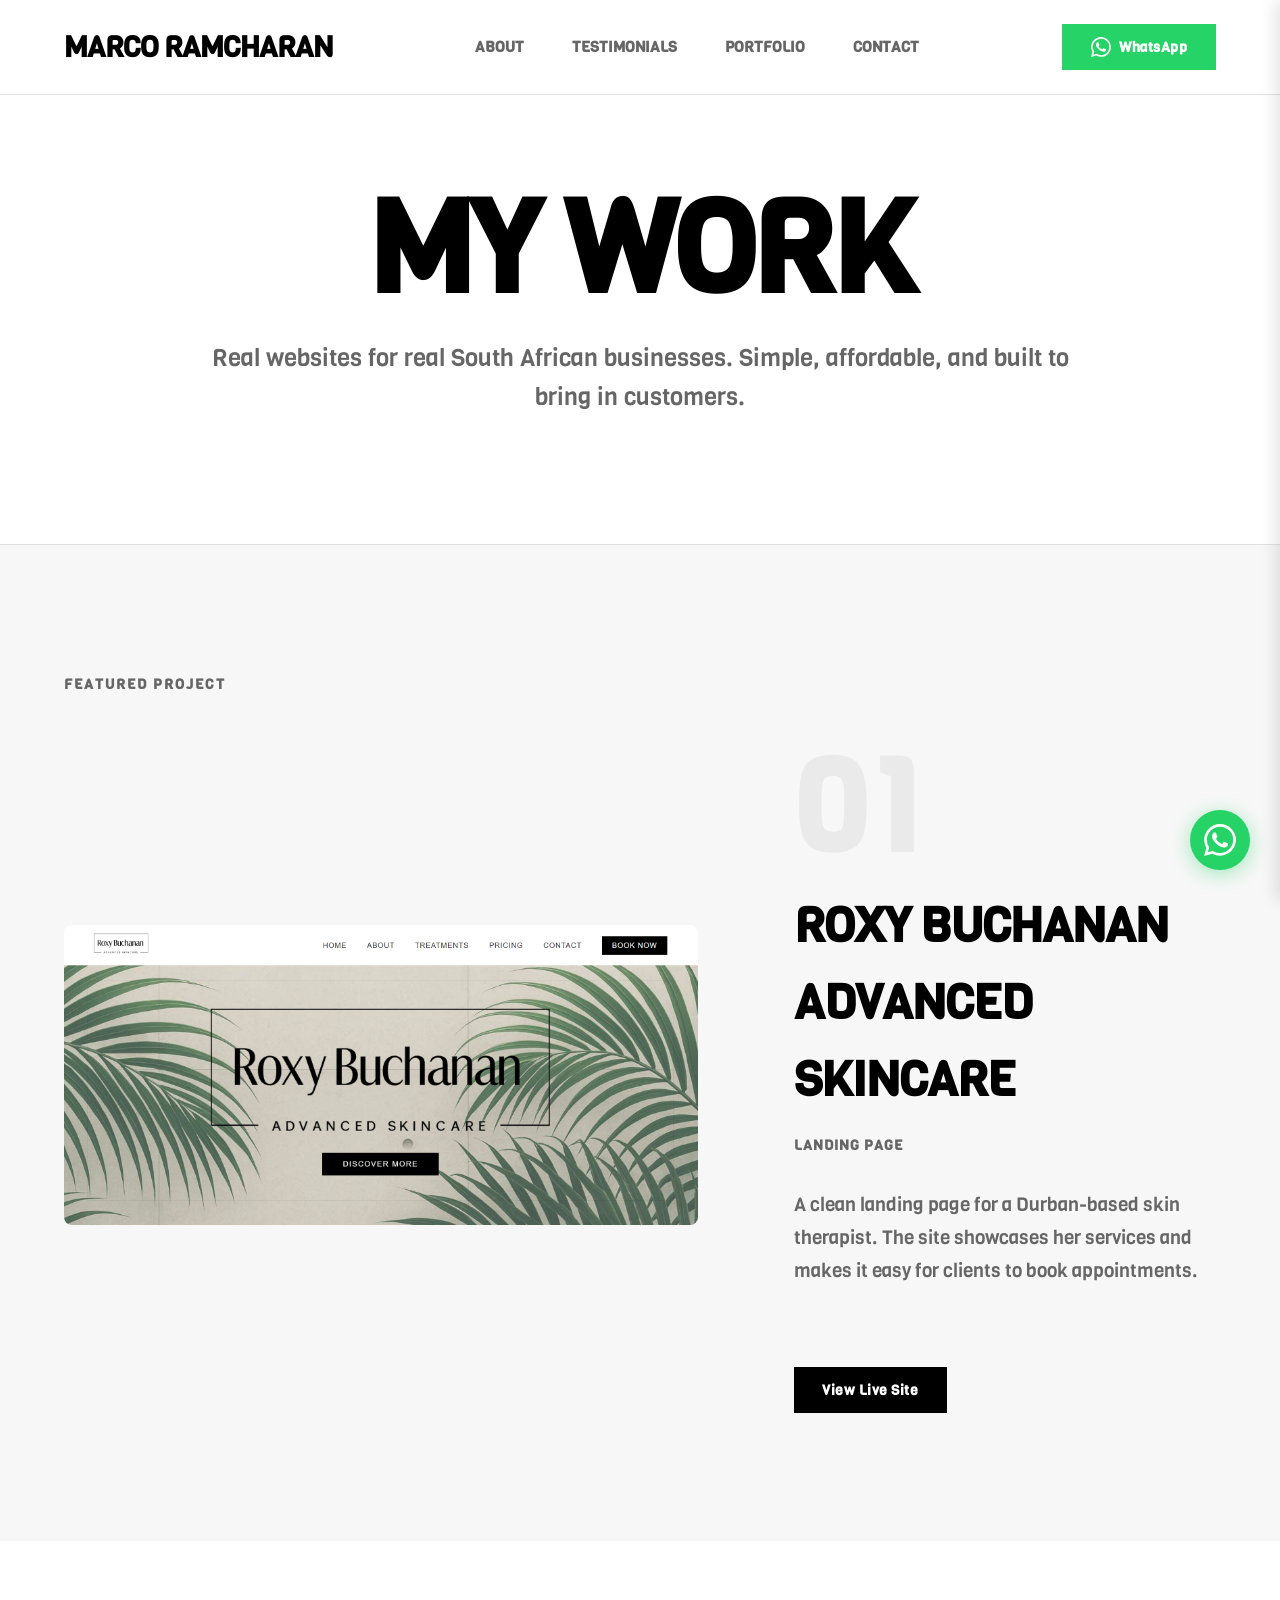
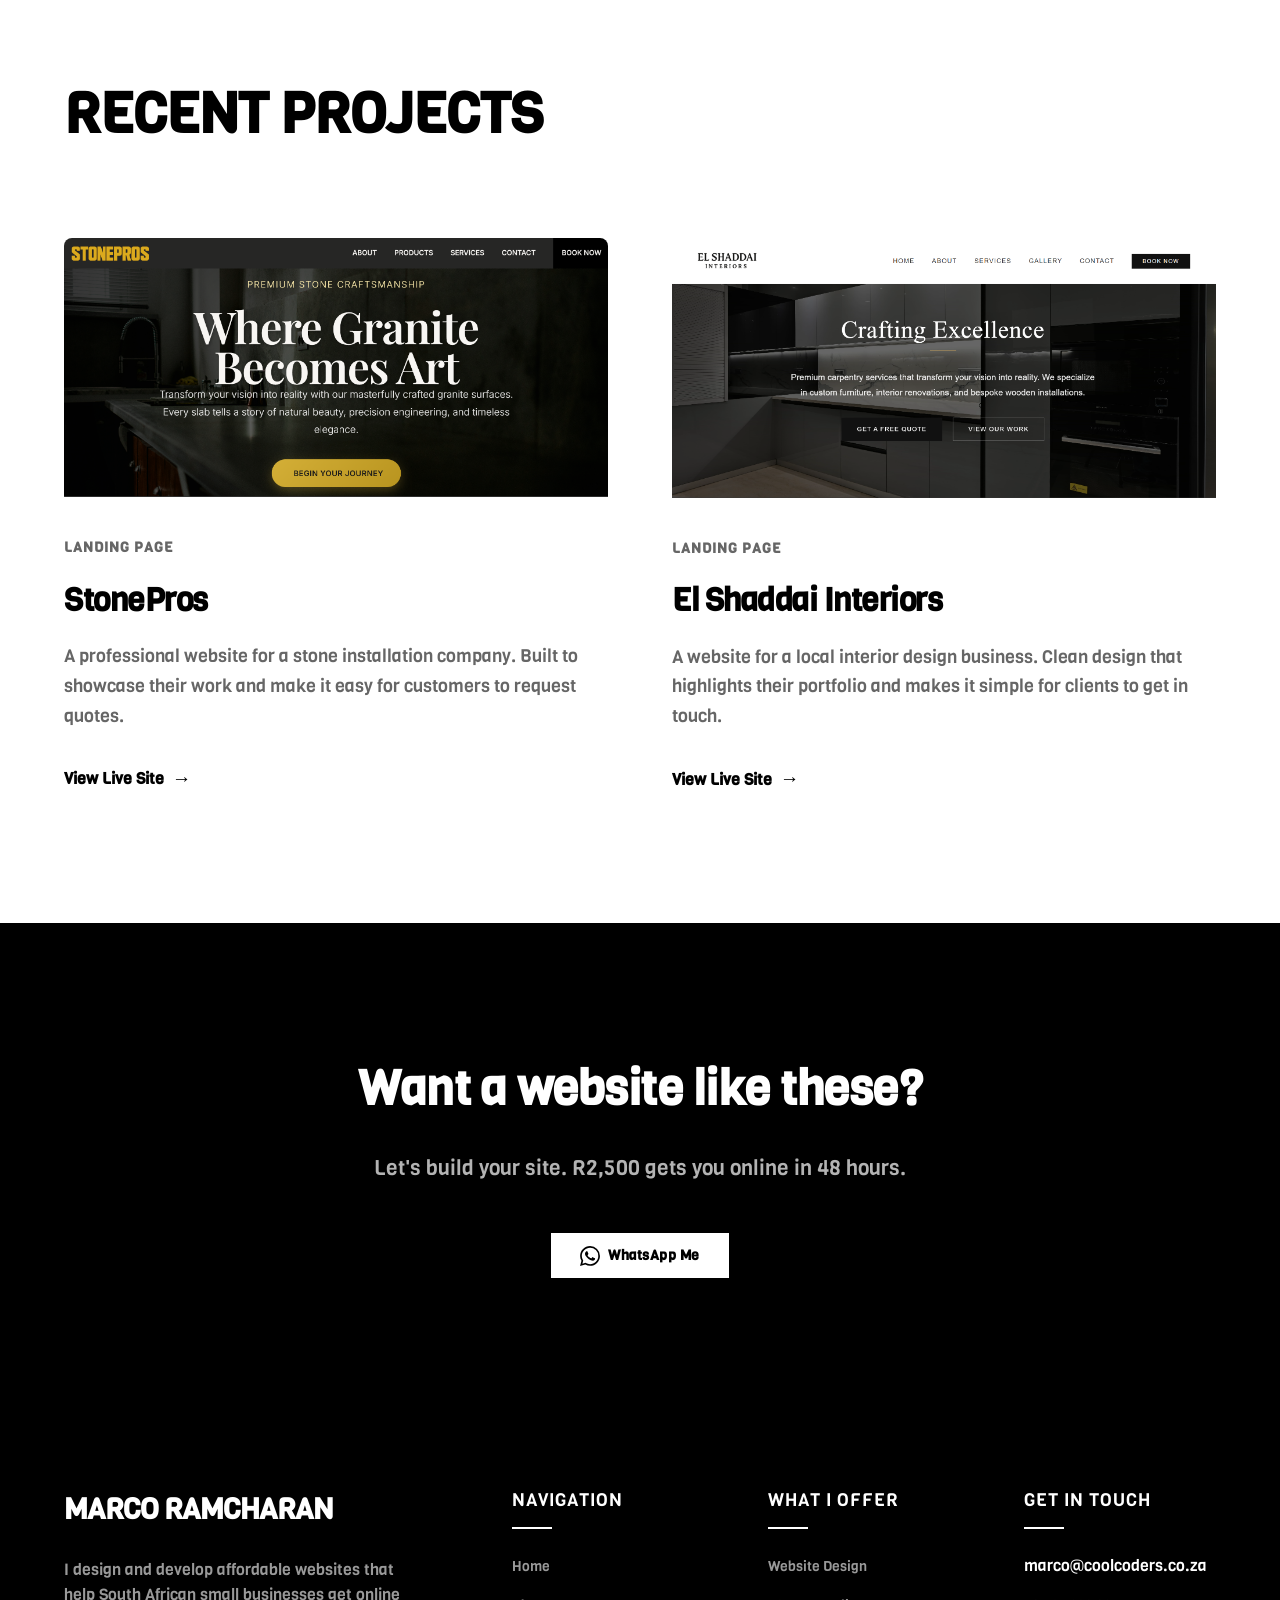
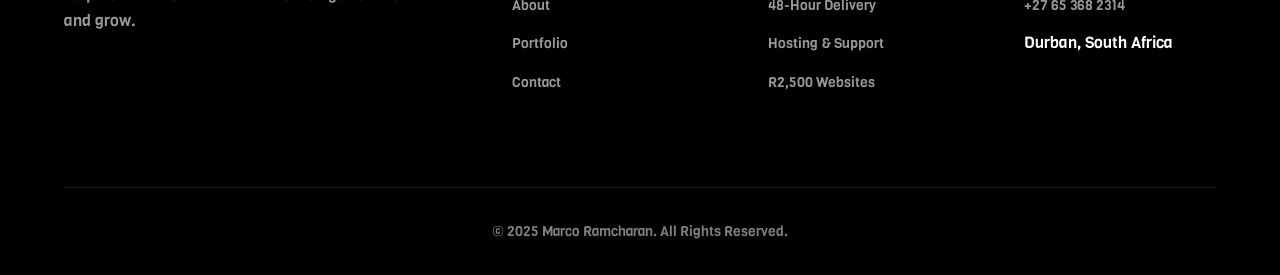
<file: portfolio/index.html>
<!DOCTYPE html>
<html lang="en">
  <head>
    <link
      rel="stylesheet"
      href="https://cdnjs.cloudflare.com/ajax/libs/font-awesome/6.5.1/css/all.min.css"
    />
    <meta charset="UTF-8" />
    <meta name="viewport" content="width=device-width, initial-scale=1.0" />
    <!-- Title and Meta Tags -->
    <title>Portfolio | Marco Ramcharan - Recent Website Projects</title>
    <meta
      name="description"
      content="Check out Marco Ramcharan's recent website projects - affordable, professional sites for South African small businesses. R2,500 websites that work."
    />
    <meta
      name="keywords"
      content="Marco Ramcharan portfolio, website examples, Durban web projects, affordable websites South Africa"
    />

    <link rel="preconnect" href="https://fonts.googleapis.com" />
    <link rel="preconnect" href="https://fonts.gstatic.com" crossorigin />
    <link
      href="https://fonts.googleapis.com/css2?family=Bungee+Tint&family=Michroma&family=Tourney:ital,wght@0,100..900;1,100..900&family=Viga&display=swap"
      rel="stylesheet"
    />
    
    <style>
:root {
    --black: black;
    --dark-gray: black;
    --medium-gray: #666666;
    --light-gray: #e0e0e0;
    --off-white: #f7f7f7;
    --white: #ffffff;
    --whatsapp: #25D366;
    --accent: black;
}

.tourney-section {
    font-family: "Viga", sans-serif;
    font-optical-sizing: auto;
    font-weight: 400;
    font-style: normal;
    font-variation-settings: "wdth" 100;
}

* {
    margin: 0;
    padding: 0;
    box-sizing: border-box;
}

body {
    background-color: var(--white);
    color: var(--black);
    line-height: 1.6;
    font-weight: 400;
}

.container {
    width: 90%;
    max-width: 1300px;
    margin: 0 auto;
}

/* Typography */
h1, h2, h3, h4, h5, h6 {
    font-weight: 700;
    letter-spacing: -0.5px;
}

/* Header Styles */
header {
    padding: 1.5rem 0;
    background-color: var(--white);
    position: fixed;
    width: 100%;
    top: 0;
    z-index: 1000;
    border-bottom: 1px solid var(--light-gray);
}

nav {
    display: flex;
    justify-content: space-between;
    align-items: center;
}

.logo {
    font-size: 1.8rem;
    font-weight: 600;
    color: var(--black);
    text-decoration: none;
    letter-spacing: -1px;
}

.nav-links {
    display: flex;
    list-style: none;
    gap: 3rem;
}

.nav-links a {
    text-decoration: none;
    color: var(--medium-gray);
    font-weight: 600;
    font-size: 0.95rem;
    transition: color 0.2s;
}

.nav-links a:hover {
    color: var(--black);
}

.btn {
    display: inline-block;
    padding: 0.7rem 1.8rem;
    background-color: var(--black);
    color: var(--white);
    border: none;
    font-size: 0.9rem;
    letter-spacing: 0.5px;
    cursor: pointer;
    font-weight: 600;
    transition: all 0.3s;
    text-decoration: none;
}

.btn:hover {
    background-color: var(--dark-gray);
}

.btn-whatsapp {
    background-color: var(--whatsapp);
    display: inline-flex;
    align-items: center;
    gap: 8px;
}

.btn-whatsapp:hover {
    background-color: #1fa855;
}

/* Floating WhatsApp Button */
.whatsapp-float {
    position: fixed;
    bottom: 30px;
    right: 30px;
    width: 60px;
    height: 60px;
    background: var(--whatsapp);
    border-radius: 50%;
    display: flex;
    align-items: center;
    justify-content: center;
    box-shadow: 0 4px 20px rgba(37, 211, 102, 0.4);
    z-index: 1000;
    cursor: pointer;
    transition: transform 0.3s;
    animation: pulse 2s infinite;
    text-decoration: none;
}

.whatsapp-float:hover {
    transform: scale(1.1);
}

@keyframes pulse {
    0%, 100% {
        box-shadow: 0 4px 20px rgba(37, 211, 102, 0.4);
    }
    50% {
        box-shadow: 0 4px 30px rgba(37, 211, 102, 0.6);
    }
}

/* Portfolio Hero Section */
.portfolio-hero {
    padding: 12rem 0 8rem;
    background-color: var(--white);
    border-bottom: 1px solid var(--light-gray);
}

.portfolio-hero-content {
    text-align: center;
    max-width: 900px;
    margin: 0 auto;
}

.portfolio-heading {
    font-size: 8rem;
    line-height: 0.9;
    margin-bottom: 2rem;
    color: var(--black);
    text-transform: uppercase;
    letter-spacing: -4px;
    font-weight: 900;
}

.portfolio-subheading {
    font-size: 1.5rem;
    color: var(--medium-gray);
    line-height: 1.6;
    font-weight: 500;
}

/* Featured Project */
.featured-project {
    padding: 8rem 0;
    background-color: var(--off-white);
}

.featured-label {
    font-size: 0.9rem;
    text-transform: uppercase;
    letter-spacing: 2px;
    color: var(--medium-gray);
    margin-bottom: 3rem;
    font-weight: 600;
}

.featured-container {
    display: grid;
    grid-template-columns: 1.5fr 1fr;
    gap: 6rem;
    align-items: center;
}

.featured-image img {
    width: 100%;
    height: auto;
    border-radius: 8px;
}

.project-number {
    font-size: 8rem;
    font-weight: 800;
    color: rgba(0, 0, 0, 0.05);
    line-height: 1;
    margin-bottom: 1rem;
}

.project-title {
    font-size: 3rem;
    margin-bottom: 1rem;
    color: var(--black);
    text-transform: uppercase;
    letter-spacing: -1px;
}

.project-category {
    font-size: 0.9rem;
    text-transform: uppercase;
    letter-spacing: 1px;
    color: var(--medium-gray);
    margin-bottom: 2rem;
    font-weight: 600;
}

.project-description {
    font-size: 1.2rem;
    color: var(--medium-gray);
    line-height: 1.7;
    margin-bottom: 3rem;
}

.featured-content .btn {
    margin-top: 2rem;
}

/* Projects Grid */
.projects-grid {
    padding: 8rem 0;
    background-color: var(--white);
}

.grid-header {
    display: flex;
    justify-content: space-between;
    align-items: flex-end;
    margin-bottom: 5rem;
}

.grid-heading {
    font-size: 3.5rem;
    color: var(--black);
    text-transform: uppercase;
    letter-spacing: -1px;
}

.projects-container {
    display: grid;
    grid-template-columns: repeat(2, 1fr);
    gap: 4rem;
}

.project-card {
    background-color: var(--white);
    transition: transform 0.3s;
}

.project-card:hover {
    transform: translateY(-10px);
}

.card-image {
    margin-bottom: 2rem;
    overflow: hidden;
    border-radius: 8px;
}

.card-image img {
    width: 100%;
    height: auto;
    transition: transform 0.5s;
}

.project-card:hover .card-image img {
    transform: scale(1.05);
}

.card-category {
    font-size: 0.85rem;
    text-transform: uppercase;
    letter-spacing: 1px;
    color: var(--medium-gray);
    margin-bottom: 1rem;
    font-weight: 600;
}

.card-title {
    font-size: 2rem;
    margin-bottom: 1rem;
    color: var(--black);
}

.card-description {
    font-size: 1.1rem;
    color: var(--medium-gray);
    line-height: 1.7;
    margin-bottom: 2rem;
}

.card-link {
    display: inline-flex;
    align-items: center;
    gap: 0.5rem;
    font-size: 1rem;
    font-weight: 600;
    color: var(--black);
    text-decoration: none;
    transition: gap 0.3s;
}

.card-link:hover {
    gap: 1rem;
}

.card-link-arrow {
    font-size: 1.2rem;
}

/* Contact CTA */
.contact-cta {
    padding: 8rem 0;
    background-color: var(--black);
    color: var(--white);
    text-align: center;
}

.cta-heading {
    font-size: 3rem;
    margin-bottom: 1.5rem;
    color: var(--white);
}

.cta-text {
    font-size: 1.3rem;
    color: rgba(255, 255, 255, 0.7);
    margin-bottom: 3rem;
    max-width: 700px;
    margin-left: auto;
    margin-right: auto;
}

.contact-cta .btn {
    background-color: var(--white);
    color: var(--black);
}

.contact-cta .btn:hover {
    background-color: var(--whatsapp);
    color: var(--white);
}

/* Footer */
footer {
    background-color: var(--black);
    color: var(--white);
    padding: 5rem 0 2rem;
}

.footer-container {
    display: grid;
    grid-template-columns: 2fr 1fr 1fr 1fr;
    gap: 4rem;
}

.footer-logo {
    font-size: 1.8rem;
    font-weight: 600;
    color: var(--white);
    margin-bottom: 1.5rem;
    display: inline-block;
    text-decoration: none;
    letter-spacing: -1px;
}

.footer-about p {
    color: rgba(255, 255, 255, 0.6);
    margin-bottom: 1.5rem;
    max-width: 350px;
}

.footer-heading {
    font-size: 1.1rem;
    margin-bottom: 1.5rem;
    color: var(--white);
    font-weight: 500;
    text-transform: uppercase;
    letter-spacing: 1px;
    position: relative;
}

.footer-heading:after {
    content: "";
    display: block;
    width: 40px;
    height: 2px;
    background-color: var(--white);
    margin-top: 0.8rem;
}

.footer-links {
    list-style: none;
}

.footer-links li {
    margin-bottom: 0.8rem;
}

.footer-links a {
    color: rgba(255, 255, 255, 0.6);
    text-decoration: none;
    transition: color 0.2s;
    font-size: 0.9rem;
}

.footer-links a:hover {
    color: var(--white);
}

.social-links {
    display: flex;
    gap: 1rem;
    margin-top: 2rem;
}

.social-icon {
    width: 40px;
    height: 40px;
    border: 1px solid rgba(255, 255, 255, 0.3);
    display: flex;
    align-items: center;
    justify-content: center;
    transition: all 0.3s;
    color: rgba(255, 255, 255, 0.7);
    text-decoration: none;
}

.social-icon:hover {
    background-color: var(--white);
    color: var(--black);
}

.copyright {
    text-align: center;
    margin-top: 5rem;
    padding-top: 2rem;
    border-top: 1px solid rgba(255, 255, 255, 0.1);
    font-size: 0.9rem;
    color: rgba(255, 255, 255, 0.5);
}

/* Mobile Nav */
.mobile-nav-toggle {
    display: none;
    background: none;
    border: none;
    cursor: pointer;
    padding: 0;
    z-index: 100;
    position: relative;
}

.hamburger {
    display: flex;
    flex-direction: column;
    justify-content: space-between;
    width: 30px;
    height: 20px;
}

.hamburger span {
    display: block;
    height: 2px;
    width: 100%;
    background-color: var(--black);
    transition: all 0.3s ease-in-out;
}

.nav-active .hamburger span:nth-child(1) {
    transform: rotate(45deg) translate(5px, 6px);
}

.nav-active .hamburger span:nth-child(2) {
    opacity: 0;
}

.nav-active .hamburger span:nth-child(3) {
    transform: rotate(-45deg) translate(5px, -6px);
}

.mobile-nav {
    position: fixed;
    top: 0;
    right: -100%;
    width: 100%;
    height: 100%;
    background-color: var(--white);
    padding: 6rem 2rem 2rem;
    transition: right 0.3s ease-in-out;
    z-index: 1000;
    box-shadow: -5px 0 15px rgba(0, 0, 0, 0.1);
    overflow-y: auto;
}

.mobile-nav.active {
    right: 0;
}

.mobile-nav-header {
    position: absolute;
    top: 0;
    left: 0;
    width: 100%;
    padding: 1.5rem 2rem;
    display: flex;
    justify-content: space-between;
    align-items: center;
    border-bottom: 1px solid var(--light-gray);
    background-color: var(--white);
}

.mobile-nav-logo {
    font-size: 1.8rem;
    font-weight: 600;
    color: var(--black);
    text-decoration: none;
    letter-spacing: -1px;
}

.mobile-nav-close {
    background: none;
    border: none;
    cursor: pointer;
    padding: 0;
    width: 30px;
    height: 30px;
    position: relative;
}

.mobile-nav-close:before,
.mobile-nav-close:after {
    content: "";
    position: absolute;
    width: 100%;
    height: 2px;
    background-color: var(--black);
    top: 50%;
    left: 0;
}

.mobile-nav-close:before {
    transform: rotate(45deg);
}

.mobile-nav-close:after {
    transform: rotate(-45deg);
}

.mobile-nav-links {
    list-style: none;
    margin-bottom: 2rem;
    padding-top: 1rem;
}

.mobile-nav-links li {
    margin-bottom: 0;
}

.mobile-nav-links li:nth-child(odd) a {
    background-color: var(--off-white);
    color: var(--black);
}

.mobile-nav-links li:nth-child(even) a {
    background-color: var(--white);
    color: var(--medium-gray);
}

.mobile-nav-links a {
    text-decoration: none;
    font-weight: 600;
    font-size: 1.5rem;
    display: block;
    padding: 1.2rem 2rem;
    border-bottom: 1px solid var(--light-gray);
    transition: all 0.3s;
    text-transform: uppercase;
    letter-spacing: 1px;
}

.mobile-nav-links a:hover {
    padding-left: 2.5rem;
    color: var(--black);
}

.mobile-nav .btn {
    display: block;
    width: 100%;
    text-align: center;
    margin-top: 2rem;
    padding: 1rem;
    font-size: 1.1rem;
}

.overlay {
    position: fixed;
    top: 0;
    left: 0;
    width: 100%;
    height: 100%;
    background-color: rgba(0, 0, 0, 0.5);
    z-index: 999;
    opacity: 0;
    visibility: hidden;
    transition: all 0.3s ease-in-out;
}

.overlay.active {
    opacity: 1;
    visibility: visible;
}

body.no-scroll {
    overflow: hidden;
}

/* Responsive */
@media (max-width: 990px) {
    .featured-container {
        grid-template-columns: 1fr;
        gap: 3rem;
    }

    .projects-container {
        grid-template-columns: 1fr;
    }

    .footer-container {
        grid-template-columns: 1fr 1fr;
        gap: 3rem;
    }
}

@media (max-width: 768px) {
    .mobile-nav-toggle {
        display: block;
    }
    
    .nav-links, 
    header .btn {
        display: none;
    }
    
    nav {
        justify-content: space-between;
    }
    
    header {
        padding: 1rem 0;
    }

    .portfolio-hero {
        padding: 8rem 0 4rem;
    }

    .portfolio-heading {
        font-size: 5rem;
    }

    .portfolio-subheading {
        font-size: 1.2rem;
    }

    .featured-project,
    .projects-grid,
    .contact-cta {
        padding: 4rem 0;
    }

    .project-title {
        font-size: 2rem;
    }

    .grid-heading {
        font-size: 2.5rem;
    }

    .cta-heading {
        font-size: 2rem;
    }

    .footer-container {
        grid-template-columns: 1fr;
        gap: 3rem;
    }
}

@media (max-width: 480px) {
    .portfolio-heading {
        font-size: 4rem;
    }

    .project-number {
        font-size: 5rem;
    }
}
    </style>
  </head>
  <body class="tourney-section">
    <!-- Header -->
    <header>
      <div class="container">
        <nav>
          <a href="/" class="logo">MARCO RAMCHARAN</a>
          <ul class="nav-links">
          <li><a href="/about">ABOUT</a></li>
          <li><a href="/testimonials">TESTIMONIALS</a></li>
          <li><a href="/portfolio">PORTFOLIO</a></li>
          <li><a href="/contact/">CONTACT</a></li>
          </ul>
          <a href="https://wa.me/27653682314" class="btn btn-whatsapp">
            <svg width="20" height="20" viewBox="0 0 24 24" fill="currentColor">
              <path d="M17.472 14.382c-.297-.149-1.758-.867-2.03-.967-.273-.099-.471-.148-.67.15-.197.297-.767.966-.94 1.164-.173.199-.347.223-.644.075-.297-.15-1.255-.463-2.39-1.475-.883-.788-1.48-1.761-1.653-2.059-.173-.297-.018-.458.13-.606.134-.133.298-.347.446-.52.149-.174.198-.298.298-.497.099-.198.05-.371-.025-.52-.075-.149-.669-1.612-.916-2.207-.242-.579-.487-.5-.669-.51-.173-.008-.371-.01-.57-.01-.198 0-.52.074-.792.372-.272.297-1.04 1.016-1.04 2.479 0 1.462 1.065 2.875 1.213 3.074.149.198 2.096 3.2 5.077 4.487.709.306 1.262.489 1.694.625.712.227 1.36.195 1.871.118.571-.085 1.758-.719 2.006-1.413.248-.694.248-1.289.173-1.413-.074-.124-.272-.198-.57-.347m-5.421 7.403h-.004a9.87 9.87 0 01-5.031-1.378l-.361-.214-3.741.982.998-3.648-.235-.374a9.86 9.86 0 01-1.51-5.26c.001-5.45 4.436-9.884 9.888-9.884 2.64 0 5.122 1.03 6.988 2.898a9.825 9.825 0 012.893 6.994c-.003 5.45-4.437 9.884-9.885 9.884m8.413-18.297A11.815 11.815 0 0012.05 0C5.495 0 .16 5.335.157 11.892c0 2.096.547 4.142 1.588 5.945L.057 24l6.305-1.654a11.882 11.882 0 005.683 1.448h.005c6.554 0 11.89-5.335 11.893-11.893a11.821 11.821 0 00-3.48-8.413z"/>
            </svg>
            WhatsApp
          </a>
          <button class="mobile-nav-toggle" aria-label="Toggle navigation">
            <div class="hamburger">
              <span></span>
              <span></span>
              <span></span>
            </div>
          </button>
        </nav>
      </div>
      <div class="mobile-nav">
        <div class="mobile-nav-header">
          <span class="mobile-nav-logo">MARCO RAMCHARAN</span>
          <button class="mobile-nav-close" aria-label="Close navigation"></button>
        </div>
        <ul class="mobile-nav-links">
          <li><a href="/about">ABOUT</a></li>
          <li><a href="/testimonials">TESTIMONIALS</a></li>
          <li><a href="/portfolio">PORTFOLIO</a></li>
          <li><a href="/contact/">CONTACT</a></li>
        </ul>
        <a href="https://wa.me/27653682314" class="btn btn-whatsapp">
          <svg width="20" height="20" viewBox="0 0 24 24" fill="currentColor">
            <path d="M17.472 14.382c-.297-.149-1.758-.867-2.03-.967-.273-.099-.471-.148-.67.15-.197.297-.767.966-.94 1.164-.173.199-.347.223-.644.075-.297-.15-1.255-.463-2.39-1.475-.883-.788-1.48-1.761-1.653-2.059-.173-.297-.018-.458.13-.606.134-.133.298-.347.446-.52.149-.174.198-.298.298-.497.099-.198.05-.371-.025-.52-.075-.149-.669-1.612-.916-2.207-.242-.579-.487-.5-.669-.51-.173-.008-.371-.01-.57-.01-.198 0-.52.074-.792.372-.272.297-1.04 1.016-1.04 2.479 0 1.462 1.065 2.875 1.213 3.074.149.198 2.096 3.2 5.077 4.487.709.306 1.262.489 1.694.625.712.227 1.36.195 1.871.118.571-.085 1.758-.719 2.006-1.413.248-.694.248-1.289.173-1.413-.074-.124-.272-.198-.57-.347m-5.421 7.403h-.004a9.87 9.87 0 01-5.031-1.378l-.361-.214-3.741.982.998-3.648-.235-.374a9.86 9.86 0 01-1.51-5.26c.001-5.45 4.436-9.884 9.888-9.884 2.64 0 5.122 1.03 6.988 2.898a9.825 9.825 0 012.893 6.994c-.003 5.45-4.437 9.884-9.885 9.884m8.413-18.297A11.815 11.815 0 0012.05 0C5.495 0 .16 5.335.157 11.892c0 2.096.547 4.142 1.588 5.945L.057 24l6.305-1.654a11.882 11.882 0 005.683 1.448h.005c6.554 0 11.89-5.335 11.893-11.893a11.821 11.821 0 00-3.48-8.413z"/>
          </svg>
          WhatsApp Me
        </a>
      </div>
      <div class="overlay"></div>
    </header>

    <!-- Portfolio Hero Section -->
    <section class="portfolio-hero">
      <div class="container">
        <div class="portfolio-hero-content">
          <h1 class="portfolio-heading">MY WORK</h1>
          <p class="portfolio-subheading">
            Real websites for real South African businesses. Simple, affordable, and built to bring in customers.
          </p>
        </div>
      </div>
    </section>

    <!-- Featured Project -->
    <section class="featured-project">
      <div class="container">
        <div class="featured-label">Featured Project</div>
        <div class="featured-container">
          <div class="featured-image">
            <img src="/images/roxy.png" alt="Roxy Buchanan Advanced Skincare" />
          </div>
          <div class="featured-content">
            <div class="project-number">01</div>
            <h2 class="project-title">Roxy Buchanan Advanced Skincare</h2>
            <p class="project-category">Landing Page</p>
            <p class="project-description">
              A clean landing page for a Durban-based skin therapist. The site showcases her services and makes it easy for clients to book appointments.
            </p>
            <a href="https://www.roxybuchananadvancedskincare.co.za" class="btn">View Live Site</a>
          </div>
        </div>
      </div>
    </section>

    <!-- Projects Grid -->
    <section class="projects-grid">
      <div class="container">
        <div class="grid-header">
          <h2 class="grid-heading">Recent Projects</h2>
        </div>

        <div class="projects-container">
          <div class="project-card">
            <div class="card-image">
              <img src="/images/stonepros.png" alt="StonePros" />
            </div>
            <div class="card-content">
              <p class="card-category">Landing Page</p>
              <h3 class="card-title">StonePros</h3>
              <p class="card-description">
                A professional website for a stone installation company. Built to showcase their work and make it easy for customers to request quotes.
              </p>
              <a href="https://www.stonepros.co.za" class="card-link">View Live Site <span class="card-link-arrow">→</span></a>
            </div>
          </div>

          <div class="project-card">
            <div class="card-image">
              <img src="/images/dad.png" alt="El Shaddai Interiors" />
            </div>
            <div class="card-content">
              <p class="card-category">Landing Page</p>
              <h3 class="card-title">El Shaddai Interiors</h3>
              <p class="card-description">
                A website for a local interior design business. Clean design that highlights their portfolio and makes it simple for clients to get in touch.
              </p>
              <a href="https://www.elshaddaiinteriors.co.za" class="card-link">View Live Site <span class="card-link-arrow">→</span></a>
            </div>
          </div>
        </div>
      </div>
    </section>

    <!-- Contact CTA Section -->
    <section class="contact-cta">
      <div class="container">
        <h2 class="cta-heading">Want a website like these?</h2>
        <p class="cta-text">
          Let's build your site. R2,500 gets you online in 48 hours.
        </p>
        <a href="https://wa.me/27653682314" class="btn btn-whatsapp">
          <svg width="20" height="20" viewBox="0 0 24 24" fill="currentColor">
            <path d="M17.472 14.382c-.297-.149-1.758-.867-2.03-.967-.273-.099-.471-.148-.67.15-.197.297-.767.966-.94 1.164-.173.199-.347.223-.644.075-.297-.15-1.255-.463-2.39-1.475-.883-.788-1.48-1.761-1.653-2.059-.173-.297-.018-.458.13-.606.134-.133.298-.347.446-.52.149-.174.198-.298.298-.497.099-.198.05-.371-.025-.52-.075-.149-.669-1.612-.916-2.207-.242-.579-.487-.5-.669-.51-.173-.008-.371-.01-.57-.01-.198 0-.52.074-.792.372-.272.297-1.04 1.016-1.04 2.479 0 1.462 1.065 2.875 1.213 3.074.149.198 2.096 3.2 5.077 4.487.709.306 1.262.489 1.694.625.712.227 1.36.195 1.871.118.571-.085 1.758-.719 2.006-1.413.248-.694.248-1.289.173-1.413-.074-.124-.272-.198-.57-.347m-5.421 7.403h-.004a9.87 9.87 0 01-5.031-1.378l-.361-.214-3.741.982.998-3.648-.235-.374a9.86 9.86 0 01-1.51-5.26c.001-5.45 4.436-9.884 9.888-9.884 2.64 0 5.122 1.03 6.988 2.898a9.825 9.825 0 012.893 6.994c-.003 5.45-4.437 9.884-9.885 9.884m8.413-18.297A11.815 11.815 0 0012.05 0C5.495 0 .16 5.335.157 11.892c0 2.096.547 4.142 1.588 5.945L.057 24l6.305-1.654a11.882 11.882 0 005.683 1.448h.005c6.554 0 11.89-5.335 11.893-11.893a11.821 11.821 0 00-3.48-8.413z"/>
          </svg>
          WhatsApp Me
        </a>
      </div>
    </section>

    <!-- Footer -->
    <footer>
      <div class="container">
        <div class="footer-container">
          <div class="footer-about">
            <span class="footer-logo">MARCO RAMCHARAN</span>
            <p>
              I design and develop affordable websites that help South African small businesses get online and grow.
            </p>
          </div>
          <div class="footer-nav">
            <h4 class="footer-heading">Navigation</h4>
            <ul class="footer-links">
              <li><a href="/">Home</a></li>
              <li><a href="/about">About</a></li>
              <li><a href="/portfolio">Portfolio</a></li>
              <li><a href="/contact">Contact</a></li>
            </ul>
          </div>
          <div class="footer-services">
            <h4 class="footer-heading">What I Offer</h4>
            <ul class="footer-links">
              <li><a href="/">Website Design</a></li>
              <li><a href="/">48-Hour Delivery</a></li>
              <li><a href="/">Hosting & Support</a></li>
              <li><a href="/">R2,500 Websites</a></li>
            </ul>
          </div>
          <div class="footer-contact">
            <h4 class="footer-heading">Get in Touch</h4>
            <ul class="footer-links">
              <li>marco@coolcoders.co.za</li>
              <li><a href="https://wa.me/27653682314">+27 65 368 2314</a></li>
              <li>Durban, South Africa</li>
            </ul>
          </div>
        </div>
        <div class="copyright">
          &copy; 2025 Marco Ramcharan. All Rights Reserved.
        </div>
      </div>
    </footer>

    <!-- Floating WhatsApp Button -->
    <a href="https://wa.me/27653682314" class="whatsapp-float" aria-label="Contact on WhatsApp">
      <svg width="32" height="32" viewBox="0 0 24 24" fill="white">
        <path d="M17.472 14.382c-.297-.149-1.758-.867-2.03-.967-.273-.099-.471-.148-.67.15-.197.297-.767.966-.94 1.164-.173.199-.347.223-.644.075-.297-.15-1.255-.463-2.39-1.475-.883-.788-1.48-1.761-1.653-2.059-.173-.297-.018-.458.13-.606.134-.133.298-.347.446-.52.149-.174.198-.298.298-.497.099-.198.05-.371-.025-.52-.075-.149-.669-1.612-.916-2.207-.242-.579-.487-.5-.669-.51-.173-.008-.371-.01-.57-.01-.198 0-.52.074-.792.372-.272.297-1.04 1.016-1.04 2.479 0 1.462 1.065 2.875 1.213 3.074.149.198 2.096 3.2 5.077 4.487.709.306 1.262.489 1.694.625.712.227 1.36.195 1.871.118.571-.085 1.758-.719 2.006-1.413.248-.694.248-1.289.173-1.413-.074-.124-.272-.198-.57-.347m-5.421 7.403h-.004a9.87 9.87 0 01-5.031-1.378l-.361-.214-3.741.982.998-3.648-.235-.374a9.86 9.86 0 01-1.51-5.26c.001-5.45 4.436-9.884 9.888-9.884 2.64 0 5.122 1.03 6.988 2.898a9.825 9.825 0 012.893 6.994c-.003 5.45-4.437 9.884-9.885 9.884m8.413-18.297A11.815 11.815 0 0012.05 0C5.495 0 .16 5.335.157 11.892c0 2.096.547 4.142 1.588 5.945L.057 24l6.305-1.654a11.882 11.882 0 005.683 1.448h.005c6.554 0 11.89-5.335 11.893-11.893a11.821 11.821 0 00-3.48-8.413z"/>
      </svg>
    </a>

    <script>
      // Mobile Navigation
      const mobileNavToggle = document.querySelector('.mobile-nav-toggle');
      const mobileNav = document.querySelector('.mobile-nav');
      const mobileNavClose = document.querySelector('.mobile-nav-close');
      const overlay = document.querySelector('.overlay');
      const body = document.body;

      function openMobileNav() {
        mobileNav.classList.add('active');
        overlay.classList.add('active');
        body.classList.add('no-scroll');
        mobileNavToggle.classList.add('nav-active');
      }

      function closeMobileNav() {
        mobileNav.classList.remove('active');
        overlay.classList.remove('active');
        body.classList.remove('no-scroll');
        mobileNavToggle.classList.remove('nav-active');
      }

      mobileNavToggle.addEventListener('click', openMobileNav);
      mobileNavClose.addEventListener('click', closeMobileNav);
      overlay.addEventListener('click', closeMobileNav);

      // Close mobile nav when clicking on a link
      const mobileNavLinks = document.querySelectorAll('.mobile-nav-links a');
      mobileNavLinks.forEach(link => {
        link.addEventListener('click', closeMobileNav);
      });
    </script>
  </body>
</html>
</file>
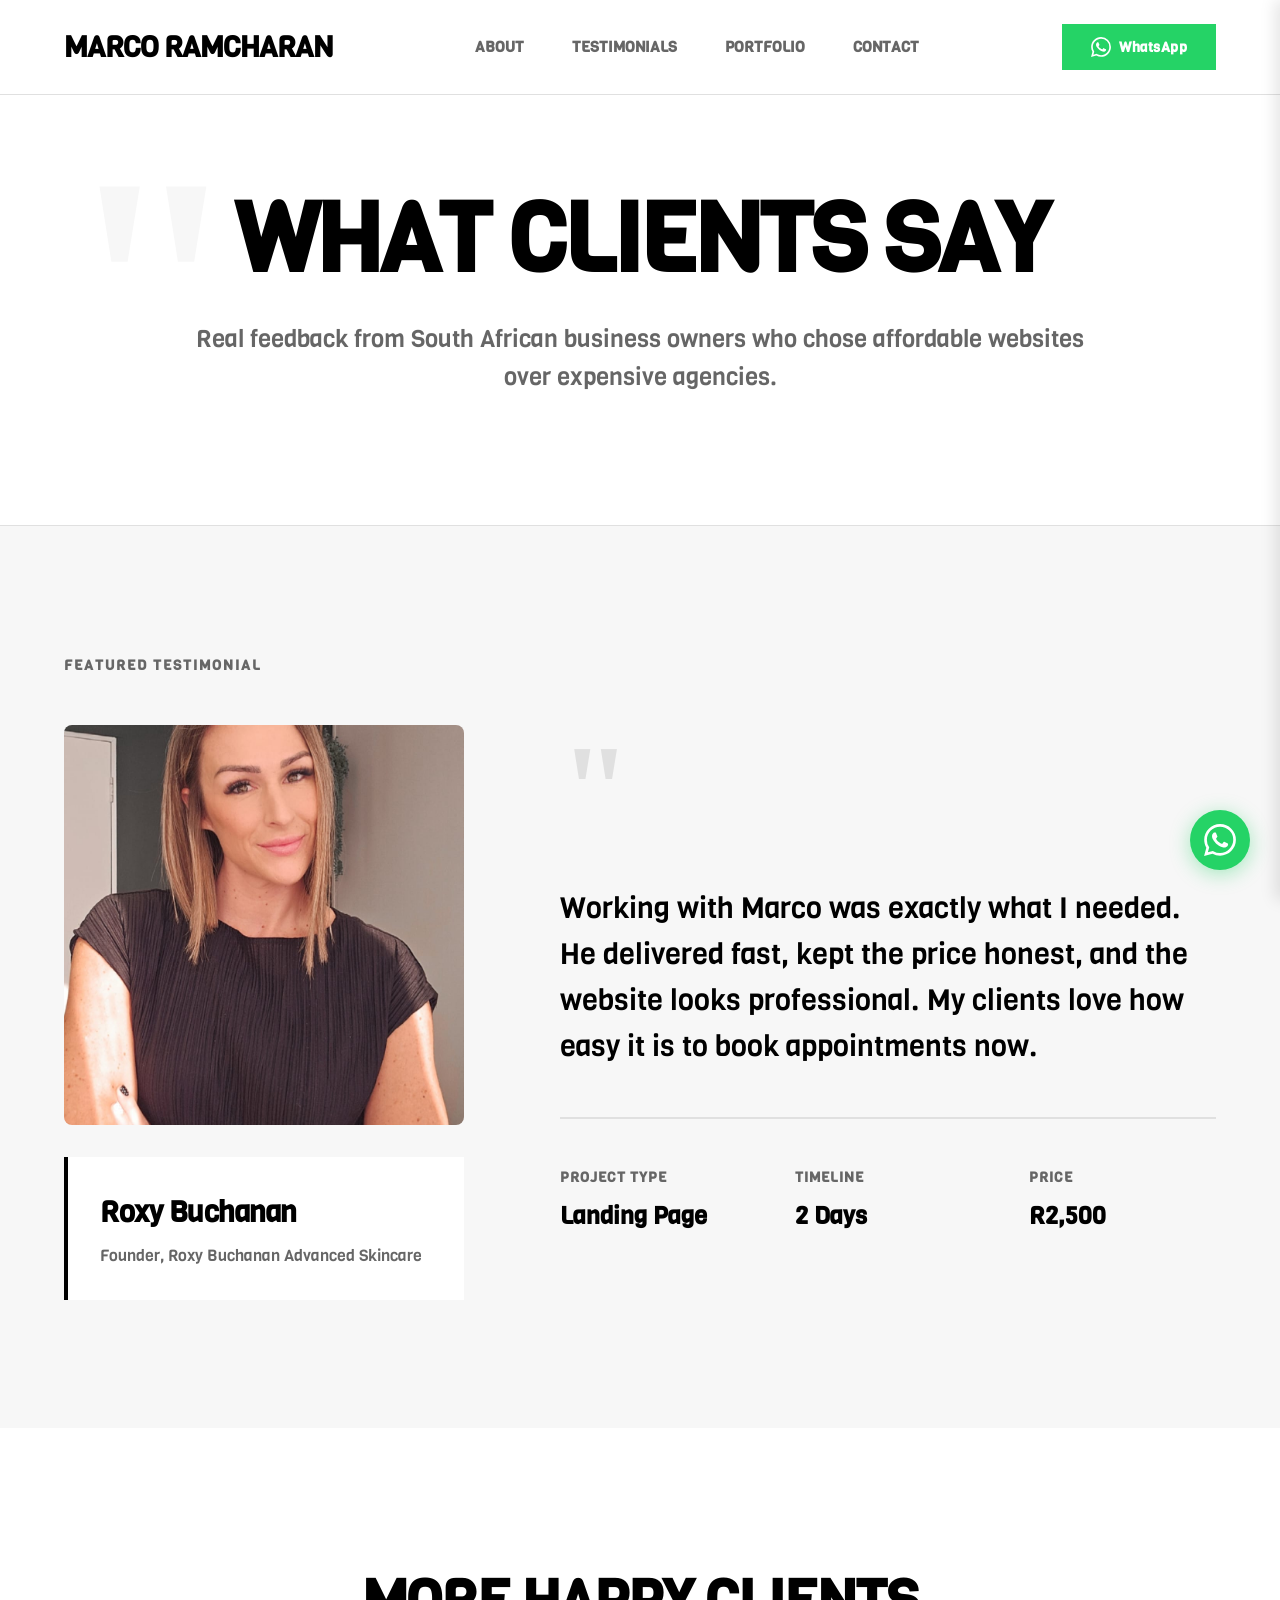
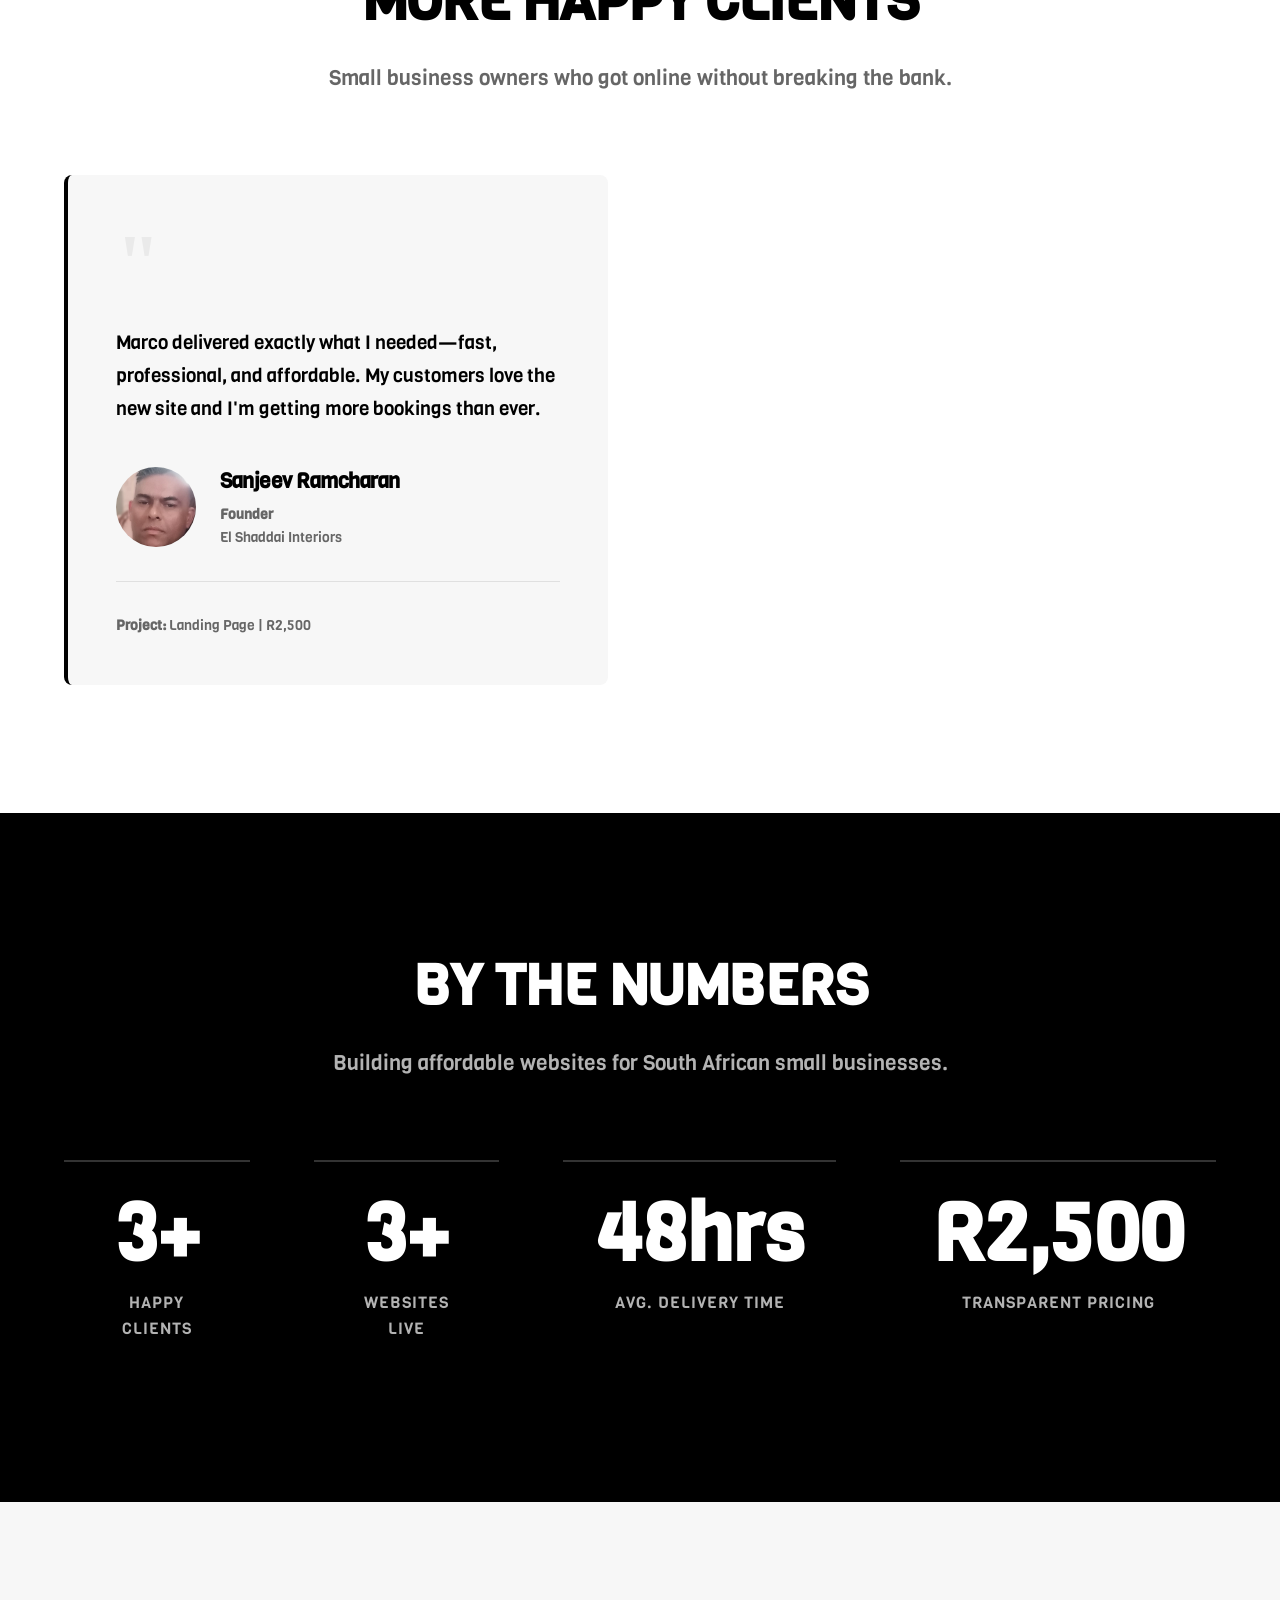
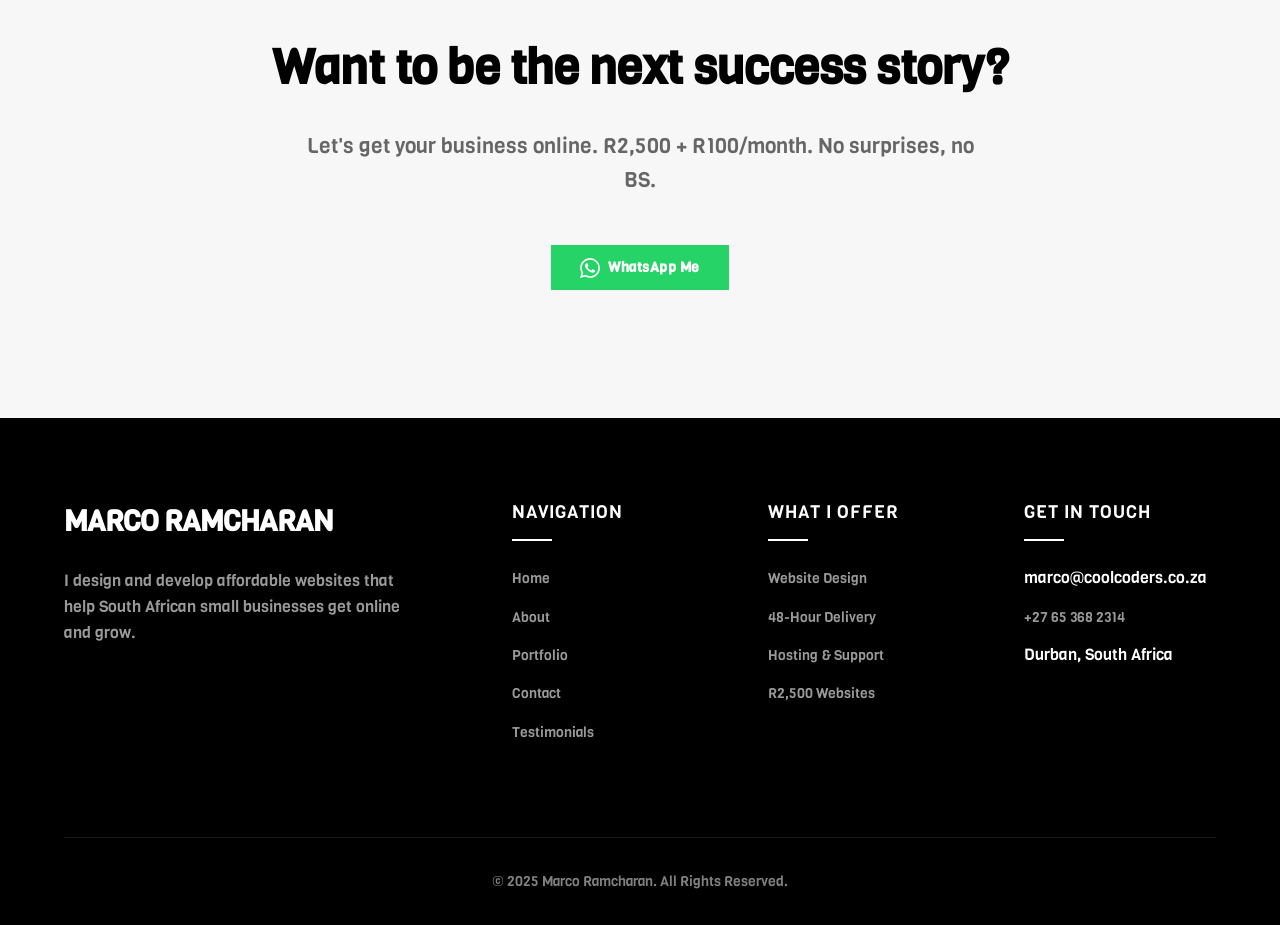
<file: testimonials/index.html>
<!DOCTYPE html>
<html lang="en">
  <head>
    <link
      rel="stylesheet"
      href="https://cdnjs.cloudflare.com/ajax/libs/font-awesome/6.5.1/css/all.min.css"
    />
    <meta charset="UTF-8" />
    <meta name="viewport" content="width=device-width, initial-scale=1.0" />
    <link rel="preconnect" href="https://fonts.googleapis.com" />
    <link rel="preconnect" href="https://fonts.gstatic.com" crossorigin />
    <link
      href="https://fonts.googleapis.com/css2?family=Bungee+Tint&family=Michroma&family=Tourney:ital,wght@0,100..900;1,100..900&family=Viga&display=swap"
      rel="stylesheet"
    />
    <title>Testimonials | Marco Ramcharan - What Clients Say</title>
    <meta
      name="description"
      content="Read what South African small business owners say about Marco Ramcharan's affordable website design services. Real reviews, real results."
    />
    
    <style>
:root {
    --black: black;
    --dark-gray: black;
    --medium-gray: #666666;
    --light-gray: #e0e0e0;
    --off-white: #f7f7f7;
    --white: #ffffff;
    --whatsapp: #25D366;
    --accent: black;
}

.tourney-section {
    font-family: "Viga", sans-serif;
    font-optical-sizing: auto;
    font-weight: 400;
    font-style: normal;
    font-variation-settings: "wdth" 100;
}

* {
    margin: 0;
    padding: 0;
    box-sizing: border-box;
}

body {
    background-color: var(--white);
    color: var(--black);
    line-height: 1.6;
    font-weight: 400;
}

.container {
    width: 90%;
    max-width: 1300px;
    margin: 0 auto;
}

/* Typography */
h1, h2, h3, h4, h5, h6 {
    font-weight: 700;
    letter-spacing: -0.5px;
}

/* Header Styles */
header {
    padding: 1.5rem 0;
    background-color: var(--white);
    position: fixed;
    width: 100%;
    top: 0;
    z-index: 1000;
    border-bottom: 1px solid var(--light-gray);
}

nav {
    display: flex;
    justify-content: space-between;
    align-items: center;
}

.logo {
    font-size: 1.8rem;
    font-weight: 600;
    color: var(--black);
    text-decoration: none;
    letter-spacing: -1px;
}

.nav-links {
    display: flex;
    list-style: none;
    gap: 3rem;
}

.nav-links a {
    text-decoration: none;
    color: var(--medium-gray);
    font-weight: 600;
    font-size: 0.95rem;
    transition: color 0.2s;
}

.nav-links a:hover {
    color: var(--black);
}

.btn {
    display: inline-block;
    padding: 0.7rem 1.8rem;
    background-color: var(--black);
    color: var(--white);
    border: none;
    font-size: 0.9rem;
    letter-spacing: 0.5px;
    cursor: pointer;
    font-weight: 600;
    transition: all 0.3s;
    text-decoration: none;
}

.btn:hover {
    background-color: var(--dark-gray);
}

.btn-whatsapp {
    background-color: var(--whatsapp);
    display: inline-flex;
    align-items: center;
    gap: 8px;
}

.btn-whatsapp:hover {
    background-color: #1fa855;
}

/* Floating WhatsApp Button */
.whatsapp-float {
    position: fixed;
    bottom: 30px;
    right: 30px;
    width: 60px;
    height: 60px;
    background: var(--whatsapp);
    border-radius: 50%;
    display: flex;
    align-items: center;
    justify-content: center;
    box-shadow: 0 4px 20px rgba(37, 211, 102, 0.4);
    z-index: 1000;
    cursor: pointer;
    transition: transform 0.3s;
    animation: pulse 2s infinite;
    text-decoration: none;
}

.whatsapp-float:hover {
    transform: scale(1.1);
}

@keyframes pulse {
    0%, 100% {
        box-shadow: 0 4px 20px rgba(37, 211, 102, 0.4);
    }
    50% {
        box-shadow: 0 4px 30px rgba(37, 211, 102, 0.6);
    }
}

/* Testimonials Hero */
.testimonials-hero {
    padding: 12rem 0 8rem;
    background-color: var(--white);
    border-bottom: 1px solid var(--light-gray);
    position: relative;
}

.decorative-quote {
    position: absolute;
    top: 8rem;
    left: 5%;
    font-size: 20rem;
    color: var(--off-white);
    font-weight: 800;
    line-height: 1;
    z-index: 0;
    font-family: Georgia, serif;
}

.testimonials-hero-content {
    position: relative;
    z-index: 1;
    text-align: center;
    max-width: 900px;
    margin: 0 auto;
}

.testimonials-heading {
    font-size: 6rem;
    margin-bottom: 2rem;
    color: var(--black);
    text-transform: uppercase;
    letter-spacing: -3px;
    line-height: 1;
}

.testimonials-subheading {
    font-size: 1.5rem;
    color: var(--medium-gray);
    line-height: 1.6;
    font-weight: 500;
}

/* Featured Testimonial */
.featured-testimonial {
    padding: 8rem 0;
    background-color: var(--off-white);
}

.featured-testimonial-label {
    font-size: 0.9rem;
    text-transform: uppercase;
    letter-spacing: 2px;
    color: var(--medium-gray);
    margin-bottom: 3rem;
    font-weight: 600;
}

.featured-testimonial-container {
    display: grid;
    grid-template-columns: 400px 1fr;
    gap: 6rem;
    align-items: start;
}

.client-image {
    position: sticky;
    top: 8rem;
}

.client-photo {
    width: 100%;
    height: 400px;
    overflow: hidden;
    border-radius: 8px;
    margin-bottom: 2rem;
}

.client-photo img {
    width: 100%;
    height: 100%;
    object-fit: cover;
}

.client-info-box {
    background-color: var(--white);
    padding: 2rem;
    border-left: 4px solid var(--black);
}

.client-name {
    font-size: 1.8rem;
    margin-bottom: 0.5rem;
    color: var(--black);
}

.client-position {
    font-size: 1rem;
    color: var(--medium-gray);
    font-weight: 500;
}

.featured-testimonial-content {
    position: relative;
}

.quote-symbol {
    font-size: 8rem;
    color: var(--light-gray);
    font-weight: 800;
    line-height: 1;
    margin-bottom: 2rem;
    font-family: Georgia, serif;
}

.testimonial-text {
    font-size: 1.8rem;
    color: var(--black);
    line-height: 1.6;
    font-weight: 500;
    margin-bottom: 3rem;
}

.project-info {
    display: grid;
    grid-template-columns: repeat(3, 1fr);
    gap: 3rem;
    padding-top: 3rem;
    border-top: 2px solid var(--light-gray);
}

.project-label {
    font-size: 0.85rem;
    text-transform: uppercase;
    letter-spacing: 1px;
    color: var(--medium-gray);
    margin-bottom: 0.5rem;
    font-weight: 600;
}

.project-value {
    font-size: 1.5rem;
    color: var(--black);
    font-weight: 700;
}

/* Testimonials Grid */
.testimonials-grid {
    padding: 8rem 0;
    background-color: var(--white);
}

.testimonials-grid-header {
    text-align: center;
    margin-bottom: 5rem;
}

.testimonials-grid-heading {
    font-size: 3.5rem;
    margin-bottom: 1rem;
    color: var(--black);
    text-transform: uppercase;
    letter-spacing: -1px;
}

.testimonials-grid-subheading {
    font-size: 1.3rem;
    color: var(--medium-gray);
}

.grid-container {
    display: grid;
    grid-template-columns: repeat(2, 1fr);
    gap: 4rem;
}

.testimonial-card {
    background-color: var(--off-white);
    padding: 3rem;
    border-radius: 8px;
    position: relative;
    border-left: 4px solid var(--black);
}

.testimonial-card-quote {
    font-size: 5rem;
    color: rgba(0, 0, 0, 0.05);
    font-weight: 800;
    line-height: 1;
    margin-bottom: 1.5rem;
    font-family: Georgia, serif;
}

.testimonial-card-text {
    font-size: 1.2rem;
    color: var(--black);
    line-height: 1.7;
    margin-bottom: 2.5rem;
}

.testimonial-card-client {
    display: flex;
    gap: 1.5rem;
    align-items: center;
    margin-bottom: 2rem;
    padding-bottom: 2rem;
    border-bottom: 1px solid var(--light-gray);
}

.client-avatar {
    width: 80px;
    height: 80px;
    border-radius: 50%;
    overflow: hidden;
    flex-shrink: 0;
}

.client-avatar img {
    width: 100%;
    height: 100%;
    object-fit: cover;
}

.card-client-name {
    font-size: 1.3rem;
    margin-bottom: 0.3rem;
    color: var(--black);
}

.card-client-position {
    font-size: 0.9rem;
    color: var(--medium-gray);
    font-weight: 600;
}

.card-client-company {
    font-size: 0.9rem;
    color: var(--medium-gray);
}

.testimonial-card-project {
    font-size: 0.9rem;
    color: var(--medium-gray);
}

/* Statistics */
.statistics {
    padding: 8rem 0;
    background-color: var(--black);
    color: var(--white);
}

.statistics-header {
    text-align: center;
    margin-bottom: 5rem;
}

.statistics-heading {
    font-size: 3.5rem;
    margin-bottom: 1rem;
    color: var(--white);
    text-transform: uppercase;
}

.statistics-subheading {
    font-size: 1.3rem;
    color: rgba(255, 255, 255, 0.7);
}

.statistics-grid {
    display: grid;
    grid-template-columns: repeat(4, 1fr);
    gap: 4rem;
}

.statistic {
    text-align: center;
    padding: 2rem;
    border-top: 2px solid rgba(255, 255, 255, 0.2);
}

.statistic-value {
    font-size: 5rem;
    font-weight: 800;
    color: var(--white);
    line-height: 1;
    margin-bottom: 1rem;
}

.statistic-label {
    font-size: 1rem;
    color: rgba(255, 255, 255, 0.7);
    text-transform: uppercase;
    letter-spacing: 1px;
}

/* Contact CTA */
.contact-cta {
    padding: 8rem 0;
    background-color: var(--off-white);
    text-align: center;
}

.cta-heading {
    font-size: 3rem;
    margin-bottom: 1.5rem;
    color: var(--black);
}

.cta-text {
    font-size: 1.3rem;
    color: var(--medium-gray);
    margin-bottom: 3rem;
    max-width: 700px;
    margin-left: auto;
    margin-right: auto;
}

/* Footer */
footer {
    background-color: var(--black);
    color: var(--white);
    padding: 5rem 0 2rem;
}

.footer-container {
    display: grid;
    grid-template-columns: 2fr 1fr 1fr 1fr;
    gap: 4rem;
}

.footer-logo {
    font-size: 1.8rem;
    font-weight: 600;
    color: var(--white);
    margin-bottom: 1.5rem;
    display: inline-block;
    text-decoration: none;
    letter-spacing: -1px;
}

.footer-about p {
    color: rgba(255, 255, 255, 0.6);
    margin-bottom: 1.5rem;
    max-width: 350px;
}

.footer-heading {
    font-size: 1.1rem;
    margin-bottom: 1.5rem;
    color: var(--white);
    font-weight: 500;
    text-transform: uppercase;
    letter-spacing: 1px;
    position: relative;
}

.footer-heading:after {
    content: "";
    display: block;
    width: 40px;
    height: 2px;
    background-color: var(--white);
    margin-top: 0.8rem;
}

.footer-links {
    list-style: none;
}

.footer-links li {
    margin-bottom: 0.8rem;
}

.footer-links a {
    color: rgba(255, 255, 255, 0.6);
    text-decoration: none;
    transition: color 0.2s;
    font-size: 0.9rem;
}

.footer-links a:hover {
    color: var(--white);
}

.social-links {
    display: flex;
    gap: 1rem;
    margin-top: 2rem;
}

.social-icon {
    width: 40px;
    height: 40px;
    border: 1px solid rgba(255, 255, 255, 0.3);
    display: flex;
    align-items: center;
    justify-content: center;
    transition: all 0.3s;
    color: rgba(255, 255, 255, 0.7);
    text-decoration: none;
}

.social-icon:hover {
    background-color: var(--white);
    color: var(--black);
}

.copyright {
    text-align: center;
    margin-top: 5rem;
    padding-top: 2rem;
    border-top: 1px solid rgba(255, 255, 255, 0.1);
    font-size: 0.9rem;
    color: rgba(255, 255, 255, 0.5);
}

/* Mobile Nav */
.mobile-nav-toggle {
    display: none;
    background: none;
    border: none;
    cursor: pointer;
    padding: 0;
    z-index: 100;
    position: relative;
}

.hamburger {
    display: flex;
    flex-direction: column;
    justify-content: space-between;
    width: 30px;
    height: 20px;
}

.hamburger span {
    display: block;
    height: 2px;
    width: 100%;
    background-color: var(--black);
    transition: all 0.3s ease-in-out;
}

.nav-active .hamburger span:nth-child(1) {
    transform: rotate(45deg) translate(5px, 6px);
}

.nav-active .hamburger span:nth-child(2) {
    opacity: 0;
}

.nav-active .hamburger span:nth-child(3) {
    transform: rotate(-45deg) translate(5px, -6px);
}

.mobile-nav {
    position: fixed;
    top: 0;
    right: -100%;
    width: 100%;
    height: 100%;
    background-color: var(--white);
    padding: 6rem 2rem 2rem;
    transition: right 0.3s ease-in-out;
    z-index: 1000;
    box-shadow: -5px 0 15px rgba(0, 0, 0, 0.1);
    overflow-y: auto;
}

.mobile-nav.active {
    right: 0;
}

.mobile-nav-header {
    position: absolute;
    top: 0;
    left: 0;
    width: 100%;
    padding: 1.5rem 2rem;
    display: flex;
    justify-content: space-between;
    align-items: center;
    border-bottom: 1px solid var(--light-gray);
    background-color: var(--white);
}

.mobile-nav-logo {
    font-size: 1.8rem;
    font-weight: 600;
    color: var(--black);
    text-decoration: none;
    letter-spacing: -1px;
}

.mobile-nav-close {
    background: none;
    border: none;
    cursor: pointer;
    padding: 0;
    width: 30px;
    height: 30px;
    position: relative;
}

.mobile-nav-close:before,
.mobile-nav-close:after {
    content: "";
    position: absolute;
    width: 100%;
    height: 2px;
    background-color: var(--black);
    top: 50%;
    left: 0;
}

.mobile-nav-close:before {
    transform: rotate(45deg);
}

.mobile-nav-close:after {
    transform: rotate(-45deg);
}

.mobile-nav-links {
    list-style: none;
    margin-bottom: 2rem;
    padding-top: 1rem;
}

.mobile-nav-links li {
    margin-bottom: 0;
}

.mobile-nav-links li:nth-child(odd) a {
    background-color: var(--off-white);
    color: var(--black);
}

.mobile-nav-links li:nth-child(even) a {
    background-color: var(--white);
    color: var(--medium-gray);
}

.mobile-nav-links a {
    text-decoration: none;
    font-weight: 600;
    font-size: 1.5rem;
    display: block;
    padding: 1.2rem 2rem;
    border-bottom: 1px solid var(--light-gray);
    transition: all 0.3s;
    text-transform: uppercase;
    letter-spacing: 1px;
}

.mobile-nav-links a:hover {
    padding-left: 2.5rem;
    color: var(--black);
}

.mobile-nav .btn {
    display: block;
    width: 100%;
    text-align: center;
    margin-top: 2rem;
    padding: 1rem;
    font-size: 1.1rem;
}

.overlay {
    position: fixed;
    top: 0;
    left: 0;
    width: 100%;
    height: 100%;
    background-color: rgba(0, 0, 0, 0.5);
    z-index: 999;
    opacity: 0;
    visibility: hidden;
    transition: all 0.3s ease-in-out;
}

.overlay.active {
    opacity: 1;
    visibility: visible;
}

body.no-scroll {
    overflow: hidden;
}

/* Responsive */
@media (max-width: 1200px) {
    .grid-container {
        grid-template-columns: 1fr;
    }
}

@media (max-width: 990px) {
    .featured-testimonial-container {
        grid-template-columns: 1fr;
        gap: 3rem;
    }

    .client-image {
        position: static;
        max-width: 400px;
        margin: 0 auto;
    }

    .statistics-grid {
        grid-template-columns: repeat(2, 1fr);
        gap: 3rem;
    }

    .footer-container {
        grid-template-columns: 1fr 1fr;
        gap: 3rem;
    }
}

@media (max-width: 768px) {
    .mobile-nav-toggle {
        display: block;
    }
    
    .nav-links, 
    header .btn {
        display: none;
    }
    
    nav {
        justify-content: space-between;
    }
    
    header {
        padding: 1rem 0;
    }

    .testimonials-hero {
        padding: 8rem 0 4rem;
    }

    .decorative-quote {
        font-size: 10rem;
        top: 6rem;
    }

    .testimonials-heading {
        font-size: 4rem;
    }

    .testimonials-subheading {
        font-size: 1.2rem;
    }

    .featured-testimonial,
    .testimonials-grid,
    .statistics,
    .contact-cta {
        padding: 4rem 0;
    }

    .testimonial-text {
        font-size: 1.4rem;
    }

    .project-info {
        grid-template-columns: 1fr;
        gap: 2rem;
    }

    .testimonials-grid-heading {
        font-size: 2.5rem;
    }

    .statistics-heading {
        font-size: 2.5rem;
    }

    .statistics-grid {
        grid-template-columns: 1fr;
    }

    .cta-heading {
        font-size: 2rem;
    }

    .footer-container {
        grid-template-columns: 1fr;
        gap: 3rem;
    }
}

@media (max-width: 480px) {
    .testimonials-heading {
        font-size: 3rem;
    }

    .decorative-quote {
        font-size: 8rem;
    }

    .statistic-value {
        font-size: 3.5rem;
    }
}
    </style>
  </head>
  <body class="tourney-section">
    <!-- Header -->
    <header>
      <div class="container">
        <nav>
          <a href="/" class="logo">MARCO RAMCHARAN</a>
          <ul class="nav-links">
          <li><a href="/about">ABOUT</a></li>
          <li><a href="/testimonials">TESTIMONIALS</a></li>
          <li><a href="/portfolio">PORTFOLIO</a></li>
          <li><a href="/contact/">CONTACT</a></li>
          </ul>
          <a href="https://wa.me/27653682314" class="btn btn-whatsapp">
            <svg width="20" height="20" viewBox="0 0 24 24" fill="currentColor">
              <path d="M17.472 14.382c-.297-.149-1.758-.867-2.03-.967-.273-.099-.471-.148-.67.15-.197.297-.767.966-.94 1.164-.173.199-.347.223-.644.075-.297-.15-1.255-.463-2.39-1.475-.883-.788-1.48-1.761-1.653-2.059-.173-.297-.018-.458.13-.606.134-.133.298-.347.446-.52.149-.174.198-.298.298-.497.099-.198.05-.371-.025-.52-.075-.149-.669-1.612-.916-2.207-.242-.579-.487-.5-.669-.51-.173-.008-.371-.01-.57-.01-.198 0-.52.074-.792.372-.272.297-1.04 1.016-1.04 2.479 0 1.462 1.065 2.875 1.213 3.074.149.198 2.096 3.2 5.077 4.487.709.306 1.262.489 1.694.625.712.227 1.36.195 1.871.118.571-.085 1.758-.719 2.006-1.413.248-.694.248-1.289.173-1.413-.074-.124-.272-.198-.57-.347m-5.421 7.403h-.004a9.87 9.87 0 01-5.031-1.378l-.361-.214-3.741.982.998-3.648-.235-.374a9.86 9.86 0 01-1.51-5.26c.001-5.45 4.436-9.884 9.888-9.884 2.64 0 5.122 1.03 6.988 2.898a9.825 9.825 0 012.893 6.994c-.003 5.45-4.437 9.884-9.885 9.884m8.413-18.297A11.815 11.815 0 0012.05 0C5.495 0 .16 5.335.157 11.892c0 2.096.547 4.142 1.588 5.945L.057 24l6.305-1.654a11.882 11.882 0 005.683 1.448h.005c6.554 0 11.89-5.335 11.893-11.893a11.821 11.821 0 00-3.48-8.413z"/>
            </svg>
            WhatsApp
          </a>
          <button class="mobile-nav-toggle" aria-label="Toggle navigation">
            <div class="hamburger">
              <span></span>
              <span></span>
              <span></span>
            </div>
          </button>
        </nav>
      </div>
      <div class="mobile-nav">
        <div class="mobile-nav-header">
          <span class="mobile-nav-logo">MARCO RAMCHARAN</span>
          <button class="mobile-nav-close" aria-label="Close navigation"></button>
        </div>
        <ul class="mobile-nav-links">
          <li><a href="/about">ABOUT</a></li>
          <li><a href="/testimonials">TESTIMONIALS</a></li>
          <li><a href="/portfolio">PORTFOLIO</a></li>
          <li><a href="/contact/">CONTACT</a></li>
        </ul>
        <a href="https://wa.me/27653682314" class="btn btn-whatsapp">
          <svg width="20" height="20" viewBox="0 0 24 24" fill="currentColor">
            <path d="M17.472 14.382c-.297-.149-1.758-.867-2.03-.967-.273-.099-.471-.148-.67.15-.197.297-.767.966-.94 1.164-.173.199-.347.223-.644.075-.297-.15-1.255-.463-2.39-1.475-.883-.788-1.48-1.761-1.653-2.059-.173-.297-.018-.458.13-.606.134-.133.298-.347.446-.52.149-.174.198-.298.298-.497.099-.198.05-.371-.025-.52-.075-.149-.669-1.612-.916-2.207-.242-.579-.487-.5-.669-.51-.173-.008-.371-.01-.57-.01-.198 0-.52.074-.792.372-.272.297-1.04 1.016-1.04 2.479 0 1.462 1.065 2.875 1.213 3.074.149.198 2.096 3.2 5.077 4.487.709.306 1.262.489 1.694.625.712.227 1.36.195 1.871.118.571-.085 1.758-.719 2.006-1.413.248-.694.248-1.289.173-1.413-.074-.124-.272-.198-.57-.347m-5.421 7.403h-.004a9.87 9.87 0 01-5.031-1.378l-.361-.214-3.741.982.998-3.648-.235-.374a9.86 9.86 0 01-1.51-5.26c.001-5.45 4.436-9.884 9.888-9.884 2.64 0 5.122 1.03 6.988 2.898a9.825 9.825 0 012.893 6.994c-.003 5.45-4.437 9.884-9.885 9.884m8.413-18.297A11.815 11.815 0 0012.05 0C5.495 0 .16 5.335.157 11.892c0 2.096.547 4.142 1.588 5.945L.057 24l6.305-1.654a11.882 11.882 0 005.683 1.448h.005c6.554 0 11.89-5.335 11.893-11.893a11.821 11.821 0 00-3.48-8.413z"/>
          </svg>
          WhatsApp Me
        </a>
      </div>
      <div class="overlay"></div>
    </header>

    <!-- Testimonials Hero Section -->
    <section class="testimonials-hero">
      <div class="container">
        <div class="decorative-quote">"</div>
        <div class="testimonials-hero-content">
          <h1 class="testimonials-heading">WHAT CLIENTS SAY</h1>
          <p class="testimonials-subheading">
            Real feedback from South African business owners who chose affordable websites over expensive agencies.
          </p>
        </div>
      </div>
    </section>

    <!-- Featured Testimonial -->
    <section class="featured-testimonial">
      <div class="container">
        <div class="featured-testimonial-label">Featured Testimonial</div>
        <div class="featured-testimonial-container">
          <div class="client-image">
            <div class="client-photo">
              <img src="/images/roxy.jpg" alt="Roxy Buchanan" />
            </div>
            <div class="client-info-box">
              <h3 class="client-name">Roxy Buchanan</h3>
              <p class="client-position">
                Founder, Roxy Buchanan Advanced Skincare
              </p>
            </div>
          </div>
          <div class="featured-testimonial-content">
            <div class="quote-symbol">"</div>
            <p class="testimonial-text">
              Working with Marco was exactly what I needed. He delivered fast, kept the price honest, and the website looks professional. My clients love how easy it is to book appointments now.
            </p>

            <div class="project-info">
              <div class="project-detail">
                <p class="project-label">Project Type</p>
                <p class="project-value">Landing Page</p>
              </div>
              <div class="project-detail">
                <p class="project-label">Timeline</p>
                <p class="project-value">2 Days</p>
              </div>
              <div class="project-detail">
                <p class="project-label">Price</p>
                <p class="project-value">R2,500</p>
              </div>
            </div>
          </div>
        </div>
      </div>
    </section>

    <!-- Testimonials Grid -->
    <section class="testimonials-grid">
      <div class="container">
        <div class="testimonials-grid-header">
          <h2 class="testimonials-grid-heading">More Happy Clients</h2>
          <p class="testimonials-grid-subheading">
            Small business owners who got online without breaking the bank.
          </p>
        </div>

        <div class="grid-container">
          <div class="testimonial-card">
            <div class="testimonial-card-quote">"</div>
            <p class="testimonial-card-text">
              Marco delivered exactly what I needed—fast, professional, and affordable. My customers love the new site and I'm getting more bookings than ever.
            </p>
            <div class="testimonial-card-client">
              <div class="client-avatar">
                <img src="/images/sanjeev.jpg" alt="Sanjeev Ramcharan" />
              </div>
              <div class="client-details">
                <h4 class="card-client-name">Sanjeev Ramcharan</h4>
                <p class="card-client-position">Founder</p>
                <p class="card-client-company">El Shaddai Interiors</p>
              </div>
            </div>
            <div class="testimonial-card-project">
              <strong>Project:</strong> Landing Page | R2,500
            </div>
          </div>
        </div>
      </div>
    </section>

    <!-- Statistics Section -->
    <section class="statistics">
      <div class="container">
        <div class="statistics-header">
          <h2 class="statistics-heading">By The Numbers</h2>
          <p class="statistics-subheading">
            Building affordable websites for South African small businesses.
          </p>
        </div>

        <div class="statistics-grid">
          <div class="statistic">
            <div class="statistic-value">3+</div>
            <div class="statistic-label">Happy Clients</div>
          </div>
          <div class="statistic">
            <div class="statistic-value">3+</div>
            <div class="statistic-label">Websites Live</div>
          </div>
          <div class="statistic">
            <div class="statistic-value">48hrs</div>
            <div class="statistic-label">Avg. Delivery Time</div>
          </div>
          <div class="statistic">
            <div class="statistic-value">R2,500</div>
            <div class="statistic-label">Transparent Pricing</div>
          </div>
        </div>
      </div>
    </section>

    <!-- Contact CTA Section -->
    <section class="contact-cta">
      <div class="container">
        <h2 class="cta-heading">Want to be the next success story?</h2>
        <p class="cta-text">
          Let's get your business online. R2,500 + R100/month. No surprises, no BS.
        </p>
        <a href="https://wa.me/27653682314" class="btn btn-whatsapp">
          <svg width="20" height="20" viewBox="0 0 24 24" fill="currentColor">
            <path d="M17.472 14.382c-.297-.149-1.758-.867-2.03-.967-.273-.099-.471-.148-.67.15-.197.297-.767.966-.94 1.164-.173.199-.347.223-.644.075-.297-.15-1.255-.463-2.39-1.475-.883-.788-1.48-1.761-1.653-2.059-.173-.297-.018-.458.13-.606.134-.133.298-.347.446-.52.149-.174.198-.298.298-.497.099-.198.05-.371-.025-.52-.075-.149-.669-1.612-.916-2.207-.242-.579-.487-.5-.669-.51-.173-.008-.371-.01-.57-.01-.198 0-.52.074-.792.372-.272.297-1.04 1.016-1.04 2.479 0 1.462 1.065 2.875 1.213 3.074.149.198 2.096 3.2 5.077 4.487.709.306 1.262.489 1.694.625.712.227 1.36.195 1.871.118.571-.085 1.758-.719 2.006-1.413.248-.694.248-1.289.173-1.413-.074-.124-.272-.198-.57-.347m-5.421 7.403h-.004a9.87 9.87 0 01-5.031-1.378l-.361-.214-3.741.982.998-3.648-.235-.374a9.86 9.86 0 01-1.51-5.26c.001-5.45 4.436-9.884 9.888-9.884 2.64 0 5.122 1.03 6.988 2.898a9.825 9.825 0 012.893 6.994c-.003 5.45-4.437 9.884-9.885 9.884m8.413-18.297A11.815 11.815 0 0012.05 0C5.495 0 .16 5.335.157 11.892c0 2.096.547 4.142 1.588 5.945L.057 24l6.305-1.654a11.882 11.882 0 005.683 1.448h.005c6.554 0 11.89-5.335 11.893-11.893a11.821 11.821 0 00-3.48-8.413z"/>
          </svg>
          WhatsApp Me
        </a>
      </div>
    </section>

    <!-- Footer -->
    <footer>
      <div class="container">
        <div class="footer-container">
          <div class="footer-about">
            <span class="footer-logo">MARCO RAMCHARAN</span>
            <p>
              I design and develop affordable websites that help South African small businesses get online and grow.
            </p>
          </div>
          <div class="footer-nav">
            <h4 class="footer-heading">Navigation</h4>
            <ul class="footer-links">
              <li><a href="/">Home</a></li>
              <li><a href="/about">About</a></li>
              <li><a href="/portfolio">Portfolio</a></li>
              <li><a href="/contact">Contact</a></li>
              <li><a href="/testimonials">Testimonials</a></li>
            </ul>
          </div>
          <div class="footer-services">
            <h4 class="footer-heading">What I Offer</h4>
            <ul class="footer-links">
              <li><a href="/">Website Design</a></li>
              <li><a href="/">48-Hour Delivery</a></li>
              <li><a href="/">Hosting & Support</a></li>
              <li><a href="/">R2,500 Websites</a></li>
            </ul>
          </div>
          <div class="footer-contact">
            <h4 class="footer-heading">Get in Touch</h4>
            <ul class="footer-links">
              <li>marco@coolcoders.co.za</li>
              <li><a href="https://wa.me/27653682314">+27 65 368 2314</a></li>
              <li>Durban, South Africa</li>
            </ul>
          </div>
        </div>
        <div class="copyright">
          &copy; 2025 Marco Ramcharan. All Rights Reserved.
        </div>
      </div>
    </footer>

    <!-- Floating WhatsApp Button -->
    <a href="https://wa.me/27653682314" class="whatsapp-float" aria-label="Contact on WhatsApp">
      <svg width="32" height="32" viewBox="0 0 24 24" fill="white">
        <path d="M17.472 14.382c-.297-.149-1.758-.867-2.03-.967-.273-.099-.471-.148-.67.15-.197.297-.767.966-.94 1.164-.173.199-.347.223-.644.075-.297-.15-1.255-.463-2.39-1.475-.883-.788-1.48-1.761-1.653-2.059-.173-.297-.018-.458.13-.606.134-.133.298-.347.446-.52.149-.174.198-.298.298-.497.099-.198.05-.371-.025-.52-.075-.149-.669-1.612-.916-2.207-.242-.579-.487-.5-.669-.51-.173-.008-.371-.01-.57-.01-.198 0-.52.074-.792.372-.272.297-1.04 1.016-1.04 2.479 0 1.462 1.065 2.875 1.213 3.074.149.198 2.096 3.2 5.077 4.487.709.306 1.262.489 1.694.625.712.227 1.36.195 1.871.118.571-.085 1.758-.719 2.006-1.413.248-.694.248-1.289.173-1.413-.074-.124-.272-.198-.57-.347m-5.421 7.403h-.004a9.87 9.87 0 01-5.031-1.378l-.361-.214-3.741.982.998-3.648-.235-.374a9.86 9.86 0 01-1.51-5.26c.001-5.45 4.436-9.884 9.888-9.884 2.64 0 5.122 1.03 6.988 2.898a9.825 9.825 0 012.893 6.994c-.003 5.45-4.437 9.884-9.885 9.884m8.413-18.297A11.815 11.815 0 0012.05 0C5.495 0 .16 5.335.157 11.892c0 2.096.547 4.142 1.588 5.945L.057 24l6.305-1.654a11.882 11.882 0 005.683 1.448h.005c6.554 0 11.89-5.335 11.893-11.893a11.821 11.821 0 00-3.48-8.413z"/>
      </svg>
    </a>

    <script>
      // Mobile Navigation
      const mobileNavToggle = document.querySelector('.mobile-nav-toggle');
      const mobileNav = document.querySelector('.mobile-nav');
      const mobileNavClose = document.querySelector('.mobile-nav-close');
      const overlay = document.querySelector('.overlay');
      const body = document.body;

      function openMobileNav() {
        mobileNav.classList.add('active');
        overlay.classList.add('active');
        body.classList.add('no-scroll');
        mobileNavToggle.classList.add('nav-active');
      }

      function closeMobileNav() {
        mobileNav.classList.remove('active');
        overlay.classList.remove('active');
        body.classList.remove('no-scroll');
        mobileNavToggle.classList.remove('nav-active');
      }

      mobileNavToggle.addEventListener('click', openMobileNav);
      mobileNavClose.addEventListener('click', closeMobileNav);
      overlay.addEventListener('click', closeMobileNav);

      const mobileNavLinks = document.querySelectorAll('.mobile-nav-links a');
      mobileNavLinks.forEach(link => {
        link.addEventListener('click', closeMobileNav);
      });
    </script>
  </body>
</html>
</file>
